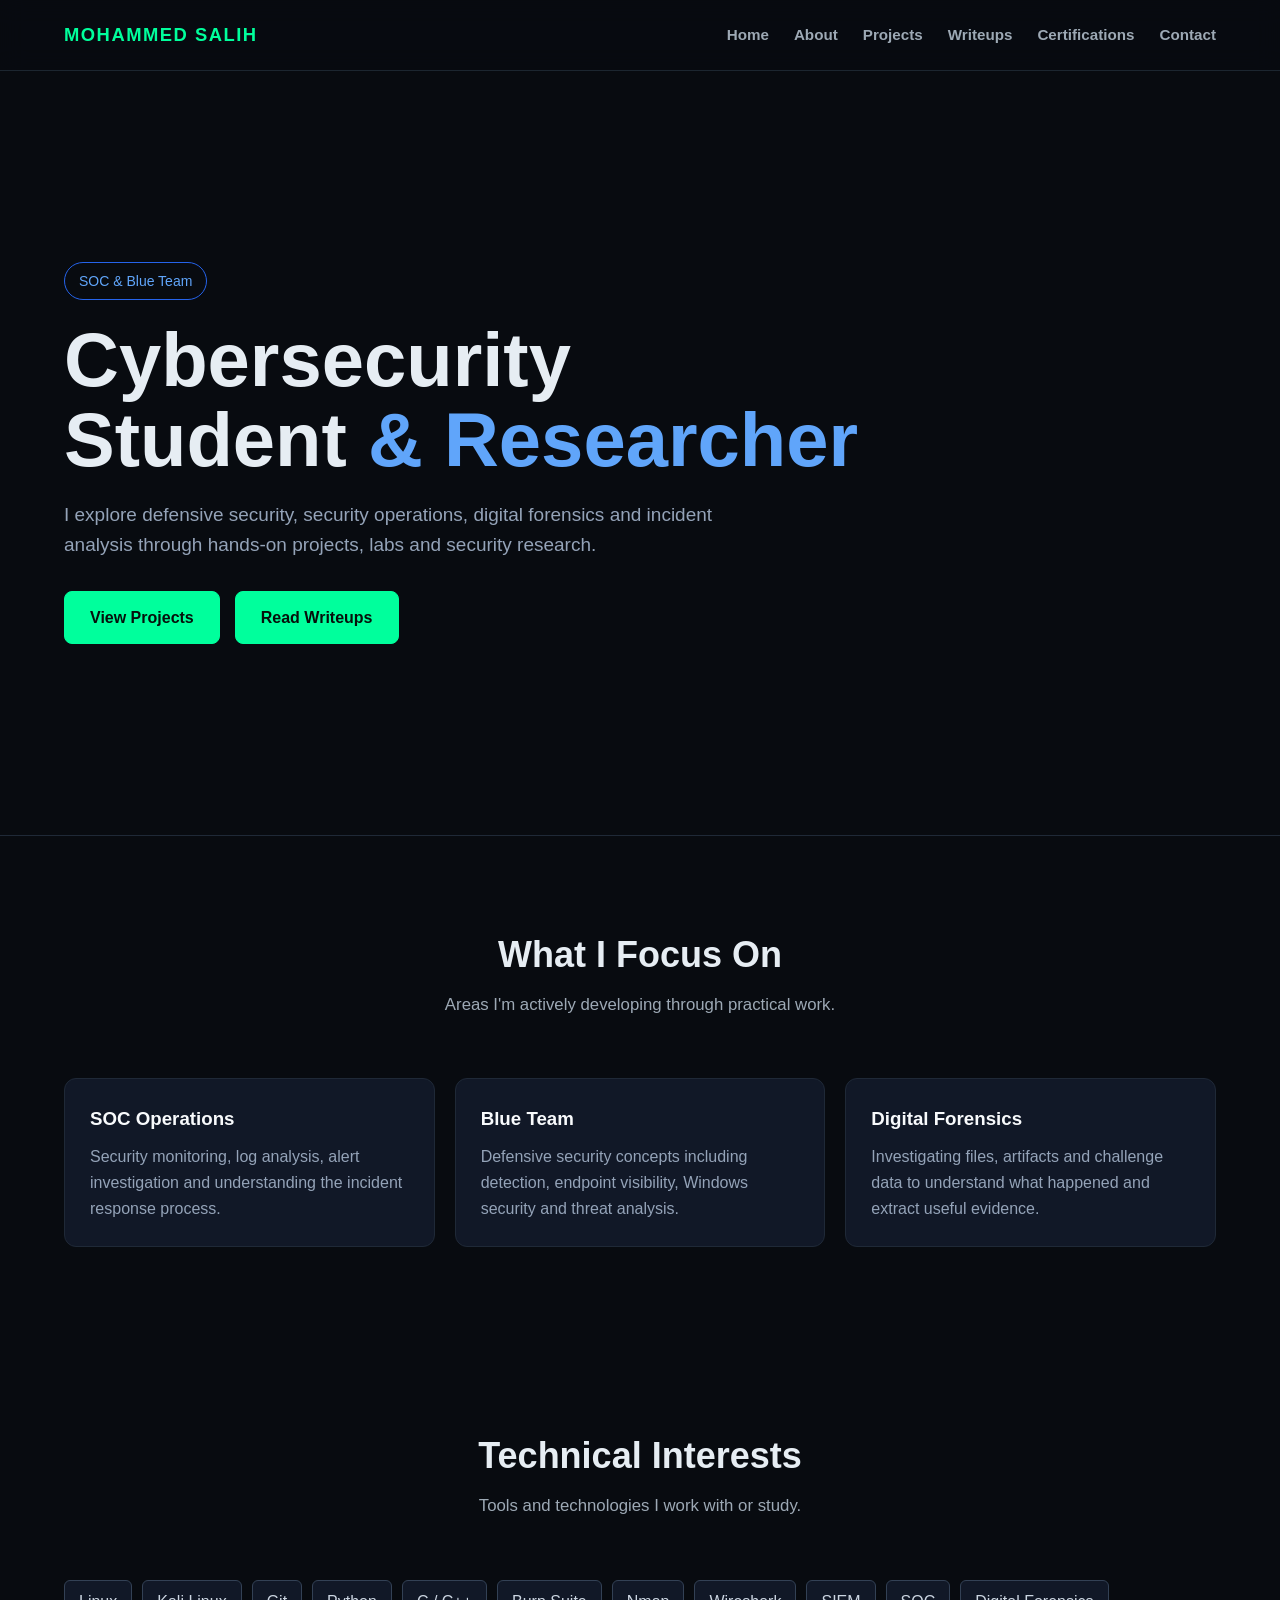
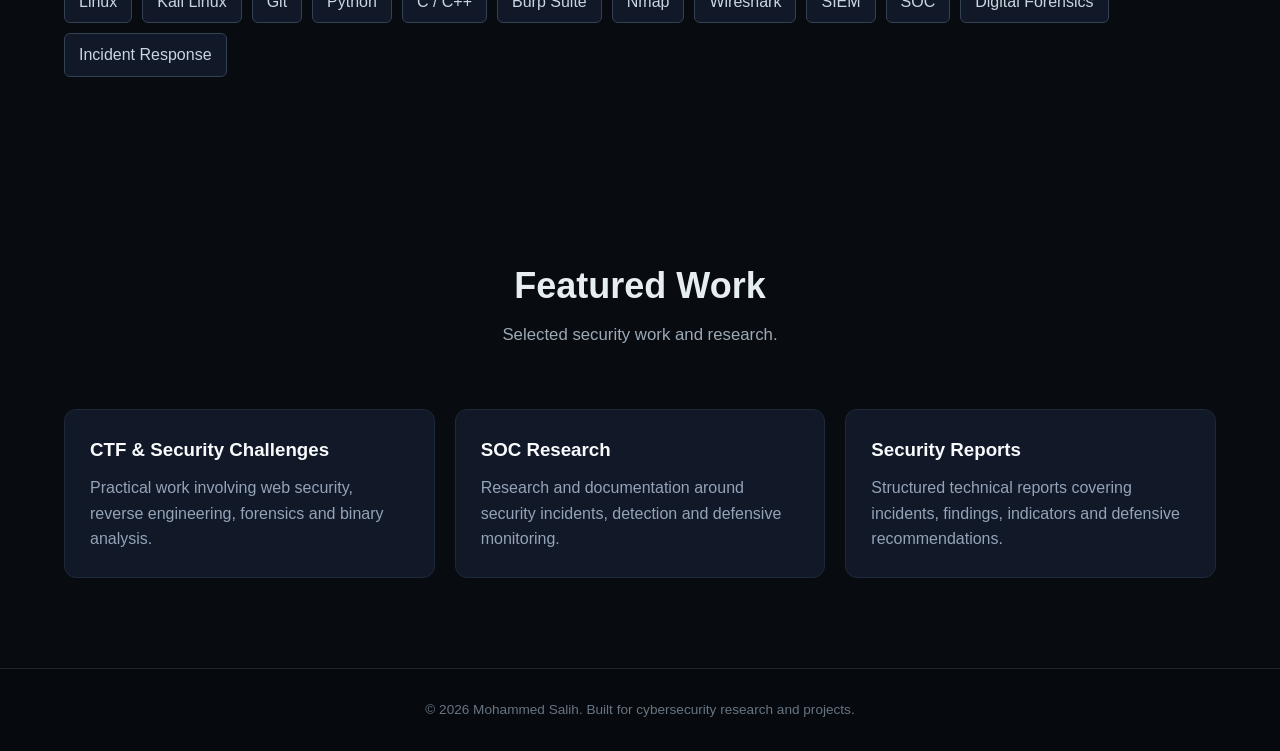
<file: index.html>
<!DOCTYPE html>
<html lang="en">
<head>
    <meta charset="UTF-8">
    <meta name="viewport" content="width=device-width, initial-scale=1.0">

    <title>Mohammed Salih | Cybersecurity Student & Researcher</title>

    <meta name="description"
          content="Cybersecurity Student & Researcher focused on SOC, Blue Team, digital forensics and security research.">

    <link rel="stylesheet" href="style.css">
</head>

<body>

<nav class="navbar">
    <div class="container nav-container">

        <a href="index.html" class="logo">MOHAMMED SALIH</a>

        <ul class="nav-links">
            <li><a href="index.html">Home</a></li>
            <li><a href="about.html">About</a></li>
            <li><a href="projects.html">Projects</a></li>
            <li><a href="writeups.html">Writeups</a></li>
            <li><a href="certifications.html">Certifications</a></li>
            <li><a href="contact.html">Contact</a></li>
        </ul>

    </div>
</nav>


<main>

<section class="hero">
    <div class="container">

        <div class="hero-content">

            <div class="tag">
                SOC & Blue Team
            </div>

            <h1>
                Cybersecurity Student
                <span>& Researcher</span>
            </h1>

            <p>
                I explore defensive security, security operations,
                digital forensics and incident analysis through
                hands-on projects, labs and security research.
            </p>

            <div class="buttons">
                <a href="projects.html" class="btn btn-primary">
                    View Projects
                </a>

                <a href="writeups.html" class="btn btn-secondary">
                    Read Writeups
                </a>
            </div>

        </div>

    </div>
</section>


<section>
    <div class="container">

        <div class="section-title">
            <h2>What I Focus On</h2>
            <p>Areas I'm actively developing through practical work.</p>
        </div>

        <div class="grid">

            <div class="card">
                <h3>SOC Operations</h3>
                <p>
                    Security monitoring, log analysis,
                    alert investigation and understanding
                    the incident response process.
                </p>
            </div>

            <div class="card">
                <h3>Blue Team</h3>
                <p>
                    Defensive security concepts including
                    detection, endpoint visibility,
                    Windows security and threat analysis.
                </p>
            </div>

            <div class="card">
                <h3>Digital Forensics</h3>
                <p>
                    Investigating files, artifacts and
                    challenge data to understand what happened
                    and extract useful evidence.
                </p>
            </div>

        </div>

    </div>
</section>


<section>
    <div class="container">

        <div class="section-title">
            <h2>Technical Interests</h2>
            <p>Tools and technologies I work with or study.</p>
        </div>

        <div class="skills">
            <span class="skill">Linux</span>
            <span class="skill">Kali Linux</span>
            <span class="skill">Git</span>
            <span class="skill">Python</span>
            <span class="skill">C / C++</span>
            <span class="skill">Burp Suite</span>
            <span class="skill">Nmap</span>
            <span class="skill">Wireshark</span>
            <span class="skill">SIEM</span>
            <span class="skill">SOC</span>
            <span class="skill">Digital Forensics</span>
            <span class="skill">Incident Response</span>
        </div>

    </div>
</section>


<section>
    <div class="container">

        <div class="section-title">
            <h2>Featured Work</h2>
            <p>Selected security work and research.</p>
        </div>

        <div class="grid">

            <div class="card">
                <h3>CTF & Security Challenges</h3>
                <p>
                    Practical work involving web security,
                    reverse engineering, forensics and
                    binary analysis.
                </p>
            </div>

            <div class="card">
                <h3>SOC Research</h3>
                <p>
                    Research and documentation around
                    security incidents, detection and
                    defensive monitoring.
                </p>
            </div>

            <div class="card">
                <h3>Security Reports</h3>
                <p>
                    Structured technical reports covering
                    incidents, findings, indicators and
                    defensive recommendations.
                </p>
            </div>

        </div>

    </div>
</section>

</main>


<footer>
    <div class="container">
        <p>
            © 2026 Mohammed Salih. Built for cybersecurity research and projects.
        </p>
    </div>
</footer>

</body>
</html>
</file>
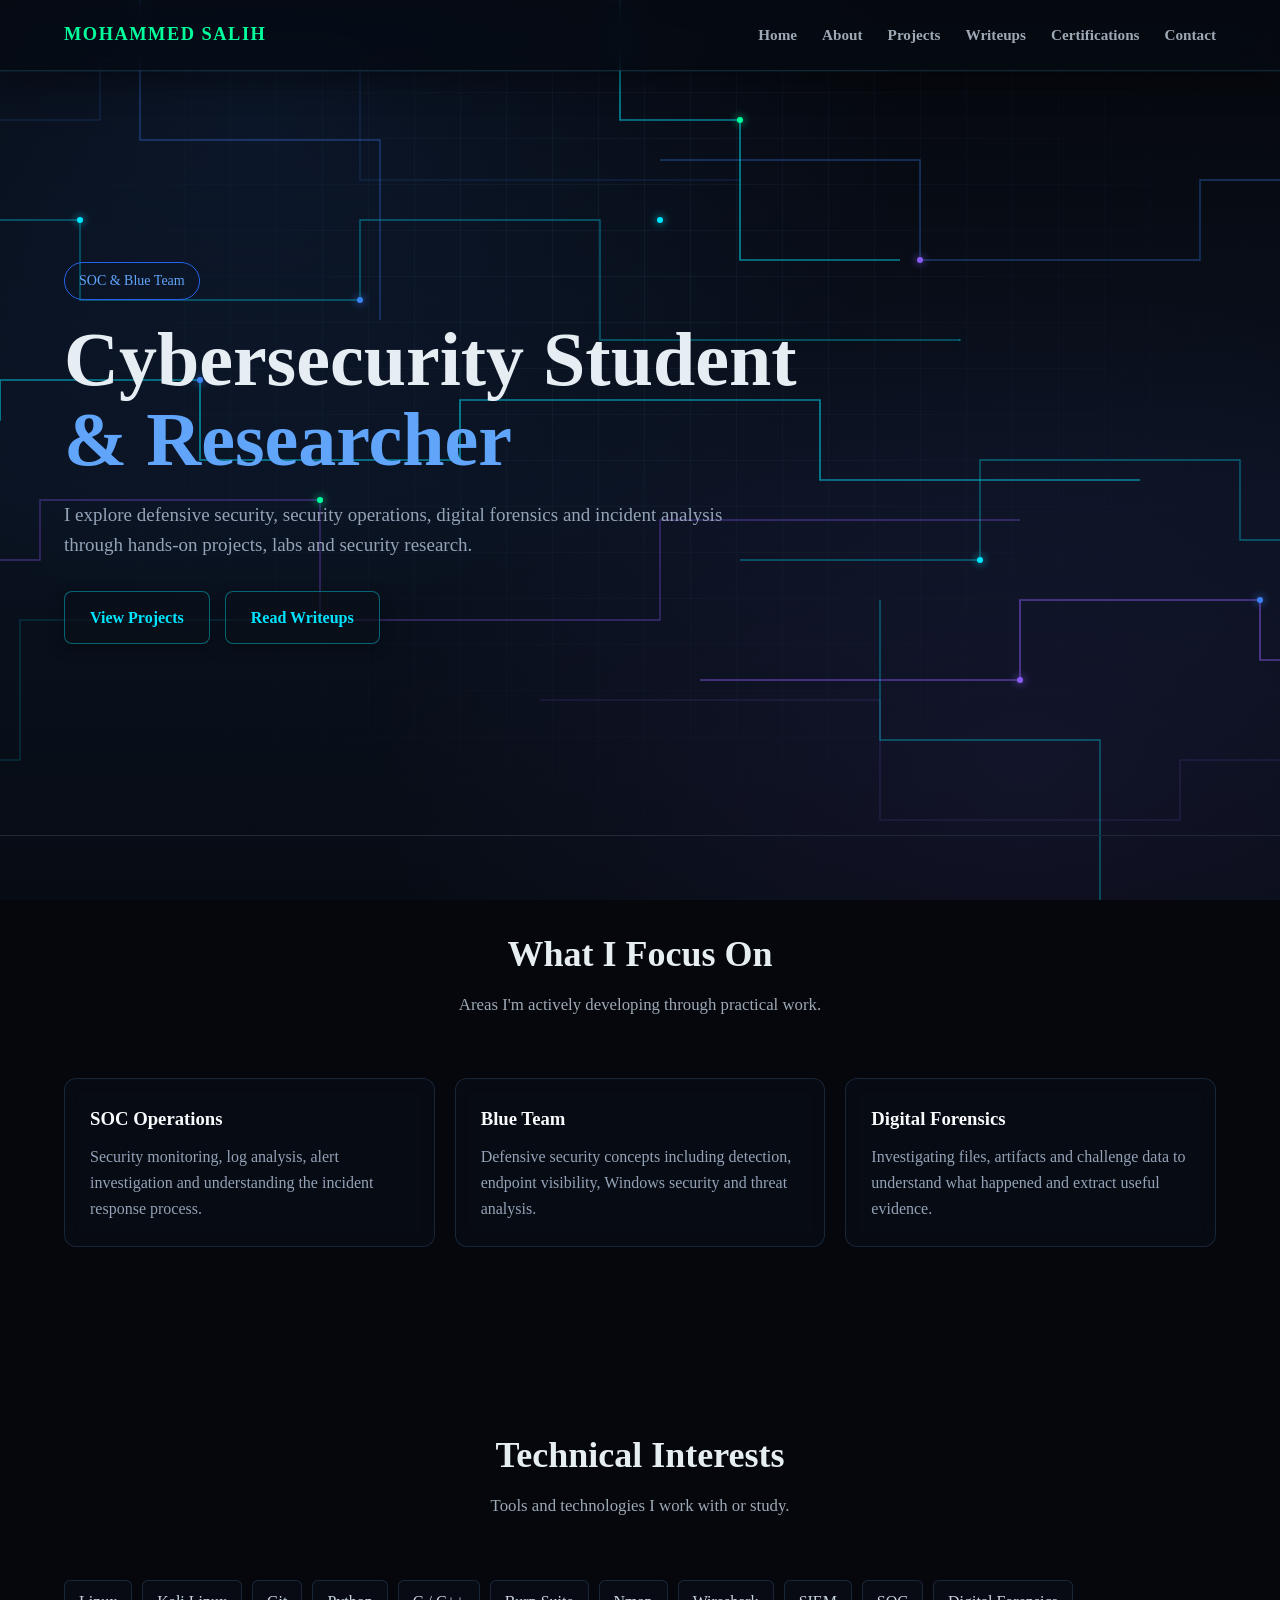
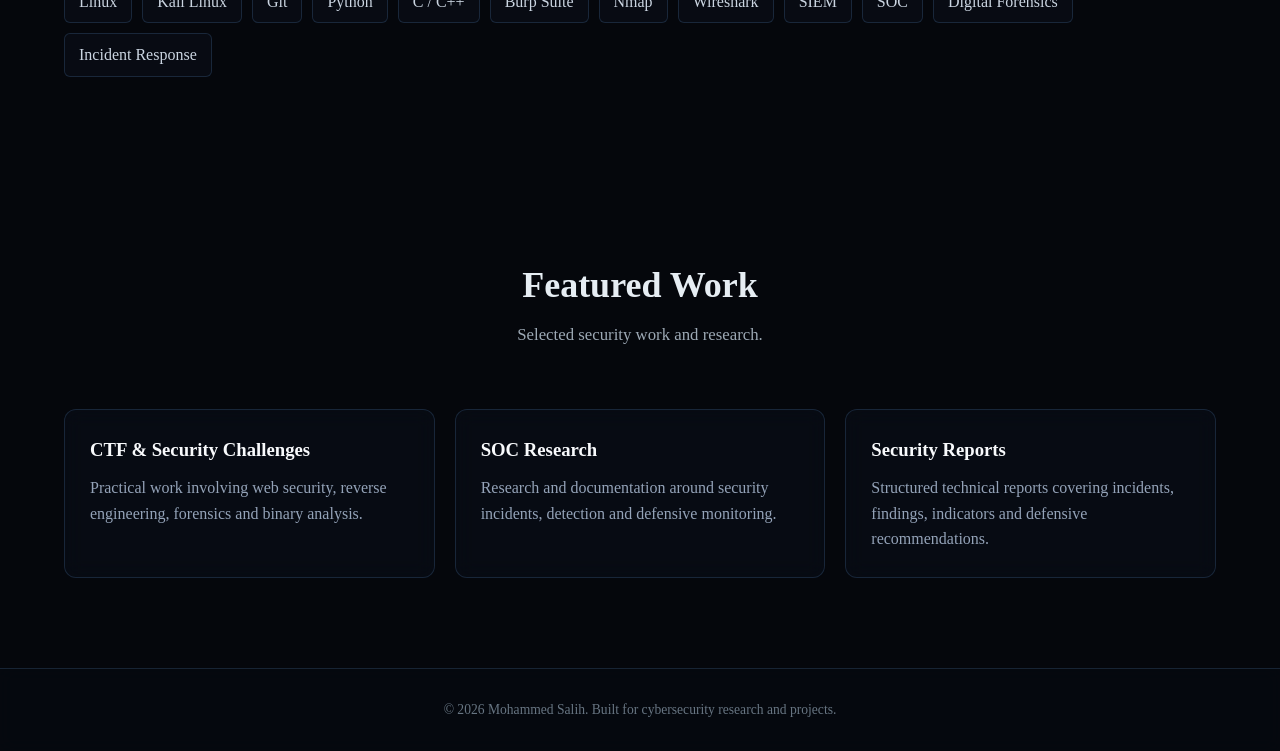
<file: public/index.html>
<!DOCTYPE html>
<html lang="en">
<head>
    <meta charset="UTF-8">
    <meta name="viewport" content="width=device-width, initial-scale=1.0">

    <title>Mohammed Salih | Cybersecurity Student & Researcher</title>

    <meta name="description"
          content="Cybersecurity Student & Researcher focused on SOC, Blue Team, digital forensics and security research.">

    <link rel="stylesheet" href="style.css">
</head>

<body>
<div class="cyber-circuit-bg" aria-hidden="true">
<svg viewBox="0 0 1600 900" preserveAspectRatio="xMidYMid slice" xmlns="http://www.w3.org/2000/svg">
    <g class="layer-back desktop-only">
        <path class="circuit-trace layer-back" d="M0,120 H260 V60 H520 V180 H900" stroke="#3b82f6"/>
        <path class="circuit-trace layer-back" d="M1600,760 H1340 V820 H1040 V700 H700" stroke="#8b5cf6"/>
        <path class="circuit-trace layer-back" d="M0,760 H180 V620 H420" stroke="#00e5ff"/>
    </g>

    <g class="layer-mid">
        <path class="circuit-trace layer-mid" d="M-20,220 H240 V300 H520 V220 H760 V340 H1120" stroke="#00e5ff"/>
        <path class="circuit-trace layer-mid" d="M1620,180 H1360 V260 H1080 V160 H820" stroke="#3b82f6"/>
        <path class="circuit-trace layer-mid" d="M-20,560 H200 V500 H480 V620 H820 V520 H1180" stroke="#8b5cf6"/>
        <path class="circuit-trace layer-mid" d="M1620,540 H1400 V460 H1140 V560 H900" stroke="#00e5ff"/>
        <path class="circuit-trace layer-mid" d="M300,-20 V140 H540 V320" stroke="#3b82f6"/>
        <path class="circuit-trace layer-mid" d="M1260,920 V740 H1040 V600" stroke="#00e5ff"/>
    </g>

    <g class="layer-front">
        <path class="circuit-trace layer-front" d="M-20,420 H160 V380 H360 V460 H620 V400 H980 V480 H1300" stroke="#00e5ff"/>
        <path class="circuit-trace layer-front" d="M1620,660 H1420 V600 H1180 V680 H860" stroke="#8b5cf6"/>
        <path class="circuit-trace layer-front" d="M780,-20 V120 H900 V260 H1060" stroke="#00e5ff"/>
    </g>

    <path class="circuit-pulse p1" d="M-20,220 H240 V300 H520 V220 H760 V340 H1120" pathLength="1000" stroke-dasharray="60 940"/>
    <path class="circuit-pulse p2" d="M1620,180 H1360 V260 H1080 V160 H820" pathLength="1000" stroke-dasharray="50 950"/>
    <path class="circuit-pulse p3" d="M-20,560 H200 V500 H480 V620 H820 V520 H1180" pathLength="1000" stroke-dasharray="45 955"/>
    <path class="circuit-pulse p4" d="M1620,540 H1400 V460 H1140 V560 H900" pathLength="1000" stroke-dasharray="55 945"/>
    <path class="circuit-pulse p5" d="M-20,420 H160 V380 H360 V460 H620 V400 H980 V480 H1300" pathLength="1000" stroke-dasharray="40 960"/>
    <path class="circuit-pulse p6" d="M1620,660 H1420 V600 H1180 V680 H860" pathLength="1000" stroke-dasharray="50 950"/>
    <path class="circuit-pulse p7" d="M780,-20 V120 H900 V260 H1060" pathLength="1000" stroke-dasharray="35 965"/>
    <path class="circuit-pulse p8" d="M300,-20 V140 H540 V320" pathLength="1000" stroke-dasharray="35 965"/>

    <g class="circuit-node n1"><circle cx="240" cy="220" r="3"/></g>
    <g class="circuit-node n2"><circle cx="520" cy="300" r="3"/></g>
    <g class="circuit-node n3"><circle cx="1080" cy="260" r="3"/></g>
    <g class="circuit-node n4"><circle cx="480" cy="500" r="3"/></g>
    <g class="circuit-node n1"><circle cx="1140" cy="560" r="3"/></g>
    <g class="circuit-node n2"><circle cx="360" cy="380" r="3"/></g>
    <g class="circuit-node n3"><circle cx="1180" cy="680" r="3"/></g>
    <g class="circuit-node n4"><circle cx="900" cy="120" r="3"/></g>
    <g class="circuit-node n1"><circle cx="820" cy="220" r="3"/></g>
    <g class="circuit-node n2"><circle cx="1420" cy="600" r="3"/></g>
</svg>
</div>

<nav class="navbar">
    <div class="container nav-container">

        <a href="index.html" class="logo">MOHAMMED SALIH</a>

        <ul class="nav-links">
            <li><a href="index.html">Home</a></li>
            <li><a href="about.html">About</a></li>
            <li><a href="projects.html">Projects</a></li>
            <li><a href="writeups.html">Writeups</a></li>
            <li><a href="certifications.html">Certifications</a></li>
            <li><a href="contact.html">Contact</a></li>
        </ul>

    </div>
</nav>


<main>

<section class="hero">
    <div class="container">

        <div class="hero-content">

            <div class="tag">
                SOC & Blue Team
            </div>

            <h1>
                Cybersecurity Student
                <span>& Researcher</span>
            </h1>

            <p>
                I explore defensive security, security operations,
                digital forensics and incident analysis through
                hands-on projects, labs and security research.
            </p>

            <div class="buttons">
                <a href="projects.html" class="btn btn-primary">
                    View Projects
                </a>

                <a href="writeups.html" class="btn btn-secondary">
                    Read Writeups
                </a>
            </div>

        </div>

    </div>
</section>


<section>
    <div class="container">

        <div class="section-title">
            <h2>What I Focus On</h2>
            <p>Areas I'm actively developing through practical work.</p>
        </div>

        <div class="grid">

            <div class="card">
                <h3>SOC Operations</h3>
                <p>
                    Security monitoring, log analysis,
                    alert investigation and understanding
                    the incident response process.
                </p>
            </div>

            <div class="card">
                <h3>Blue Team</h3>
                <p>
                    Defensive security concepts including
                    detection, endpoint visibility,
                    Windows security and threat analysis.
                </p>
            </div>

            <div class="card">
                <h3>Digital Forensics</h3>
                <p>
                    Investigating files, artifacts and
                    challenge data to understand what happened
                    and extract useful evidence.
                </p>
            </div>

        </div>

    </div>
</section>


<section>
    <div class="container">

        <div class="section-title">
            <h2>Technical Interests</h2>
            <p>Tools and technologies I work with or study.</p>
        </div>

        <div class="skills">
            <span class="skill">Linux</span>
            <span class="skill">Kali Linux</span>
            <span class="skill">Git</span>
            <span class="skill">Python</span>
            <span class="skill">C / C++</span>
            <span class="skill">Burp Suite</span>
            <span class="skill">Nmap</span>
            <span class="skill">Wireshark</span>
            <span class="skill">SIEM</span>
            <span class="skill">SOC</span>
            <span class="skill">Digital Forensics</span>
            <span class="skill">Incident Response</span>
        </div>

    </div>
</section>


<section>
    <div class="container">

        <div class="section-title">
            <h2>Featured Work</h2>
            <p>Selected security work and research.</p>
        </div>

        <div class="grid">

            <div class="card">
                <h3>CTF & Security Challenges</h3>
                <p>
                    Practical work involving web security,
                    reverse engineering, forensics and
                    binary analysis.
                </p>
            </div>

            <div class="card">
                <h3>SOC Research</h3>
                <p>
                    Research and documentation around
                    security incidents, detection and
                    defensive monitoring.
                </p>
            </div>

            <div class="card">
                <h3>Security Reports</h3>
                <p>
                    Structured technical reports covering
                    incidents, findings, indicators and
                    defensive recommendations.
                </p>
            </div>

        </div>

    </div>
</section>

</main>


<footer>
    <div class="container">
        <p>
            © 2026 Mohammed Salih. Built for cybersecurity research and projects.
        </p>
    </div>
</footer>

</body>
</html>
</file>
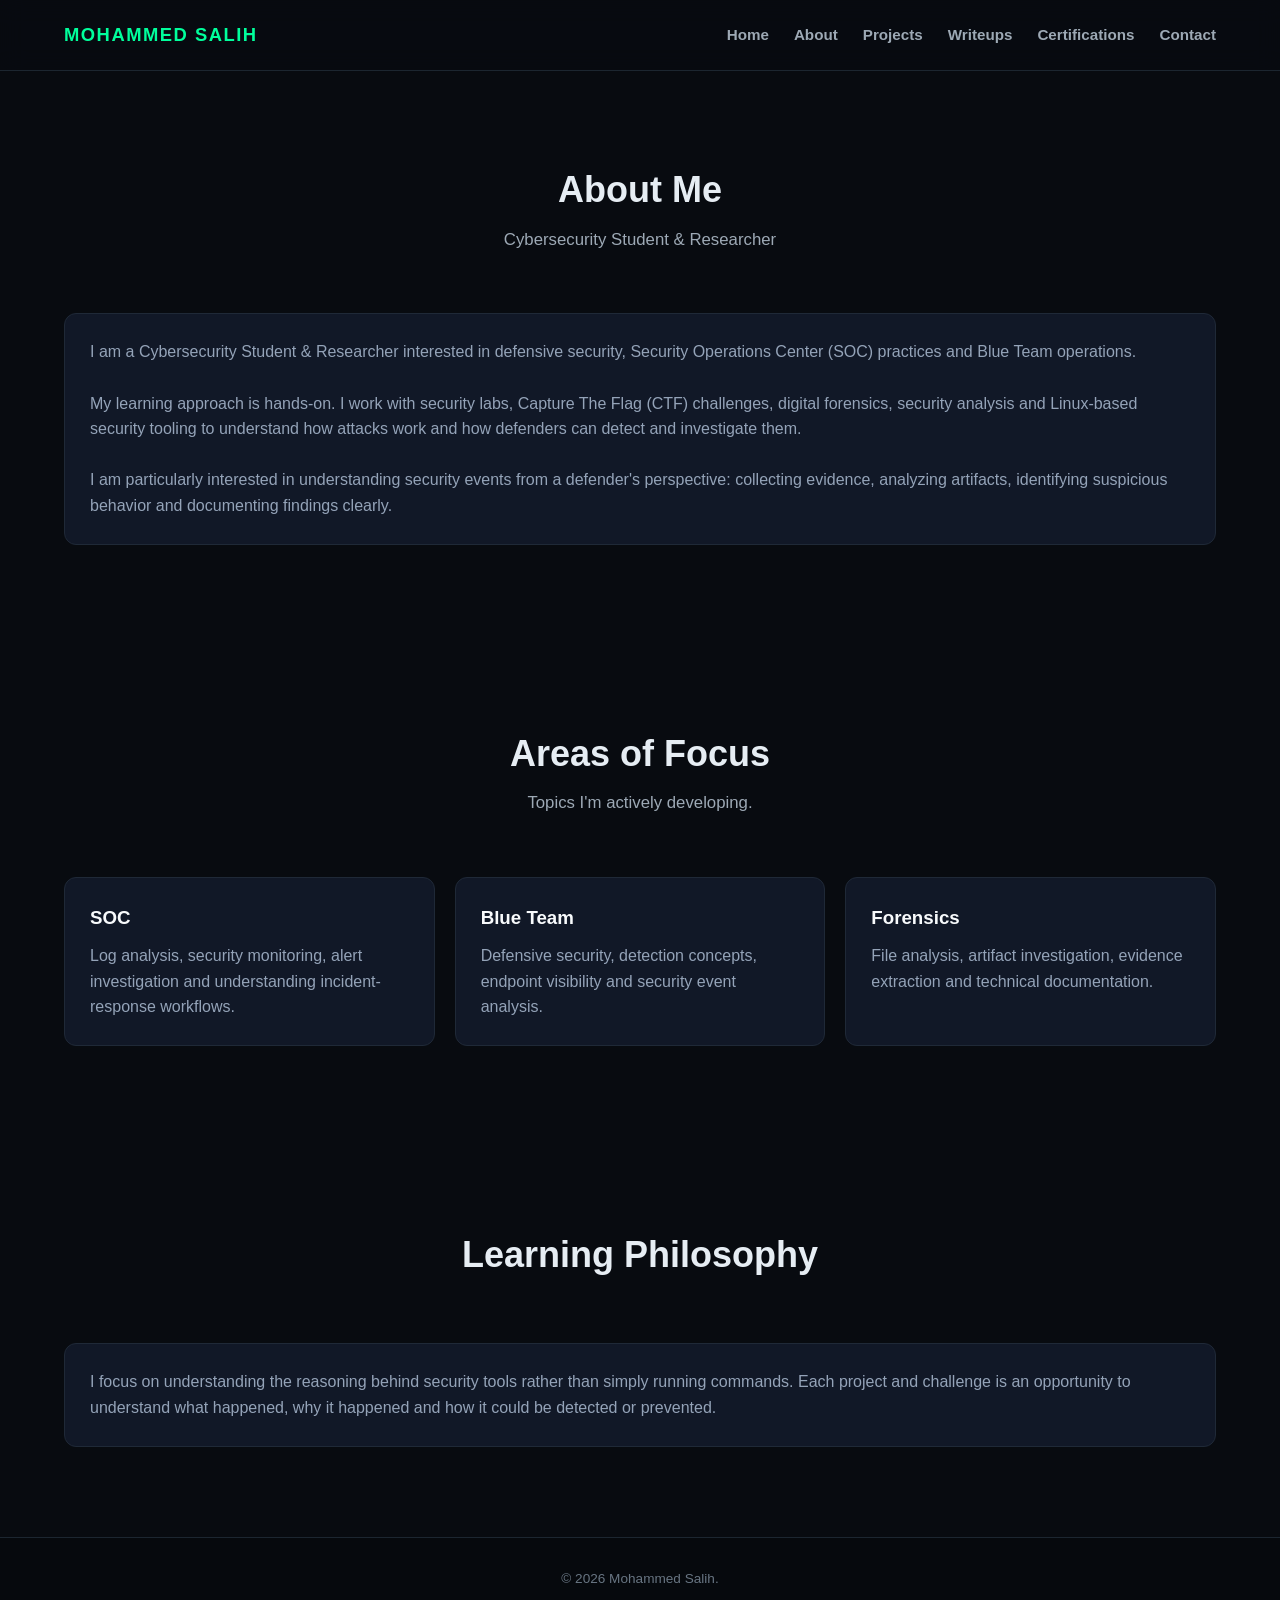
<file: about.html>
<!DOCTYPE html>
<html lang="en">
<head>
    <meta charset="UTF-8">
    <meta name="viewport" content="width=device-width, initial-scale=1.0">

    <title>About | Mohammed Salih</title>

    <meta name="description"
          content="About Mohammed Salih, a Cybersecurity Student & Researcher focused on SOC and Blue Team security.">

    <link rel="stylesheet" href="style.css">
</head>

<body>

<nav class="navbar">
    <div class="container nav-container">

        <a href="index.html" class="logo">MOHAMMED SALIH</a>

        <ul class="nav-links">
            <li><a href="index.html">Home</a></li>
            <li><a href="about.html">About</a></li>
            <li><a href="projects.html">Projects</a></li>
            <li><a href="writeups.html">Writeups</a></li>
            <li><a href="certifications.html">Certifications</a></li>
            <li><a href="contact.html">Contact</a></li>
        </ul>

    </div>
</nav>


<main>

<section>
    <div class="container">

        <div class="section-title">
            <h2>About Me</h2>
            <p>Cybersecurity Student & Researcher</p>
        </div>

        <div class="card">

            <p>
                I am a Cybersecurity Student & Researcher interested in
                defensive security, Security Operations Center (SOC)
                practices and Blue Team operations.
            </p>

            <br>

            <p>
                My learning approach is hands-on. I work with security
                labs, Capture The Flag (CTF) challenges, digital
                forensics, security analysis and Linux-based security
                tooling to understand how attacks work and how defenders
                can detect and investigate them.
            </p>

            <br>

            <p>
                I am particularly interested in understanding security
                events from a defender's perspective: collecting evidence,
                analyzing artifacts, identifying suspicious behavior and
                documenting findings clearly.
            </p>

        </div>

    </div>
</section>


<section>
    <div class="container">

        <div class="section-title">
            <h2>Areas of Focus</h2>
            <p>Topics I'm actively developing.</p>
        </div>

        <div class="grid">

            <div class="card">
                <h3>SOC</h3>
                <p>
                    Log analysis, security monitoring, alert investigation
                    and understanding incident-response workflows.
                </p>
            </div>

            <div class="card">
                <h3>Blue Team</h3>
                <p>
                    Defensive security, detection concepts, endpoint
                    visibility and security event analysis.
                </p>
            </div>

            <div class="card">
                <h3>Forensics</h3>
                <p>
                    File analysis, artifact investigation, evidence
                    extraction and technical documentation.
                </p>
            </div>

        </div>

    </div>
</section>


<section>
    <div class="container">

        <div class="section-title">
            <h2>Learning Philosophy</h2>
        </div>

        <div class="card">

            <p>
                I focus on understanding the reasoning behind security
                tools rather than simply running commands. Each project
                and challenge is an opportunity to understand what happened,
                why it happened and how it could be detected or prevented.
            </p>

        </div>

    </div>
</section>

</main>


<footer>
    <div class="container">
        <p>
            © 2026 Mohammed Salih.
        </p>
    </div>
</footer>

</body>
</html>
</file>
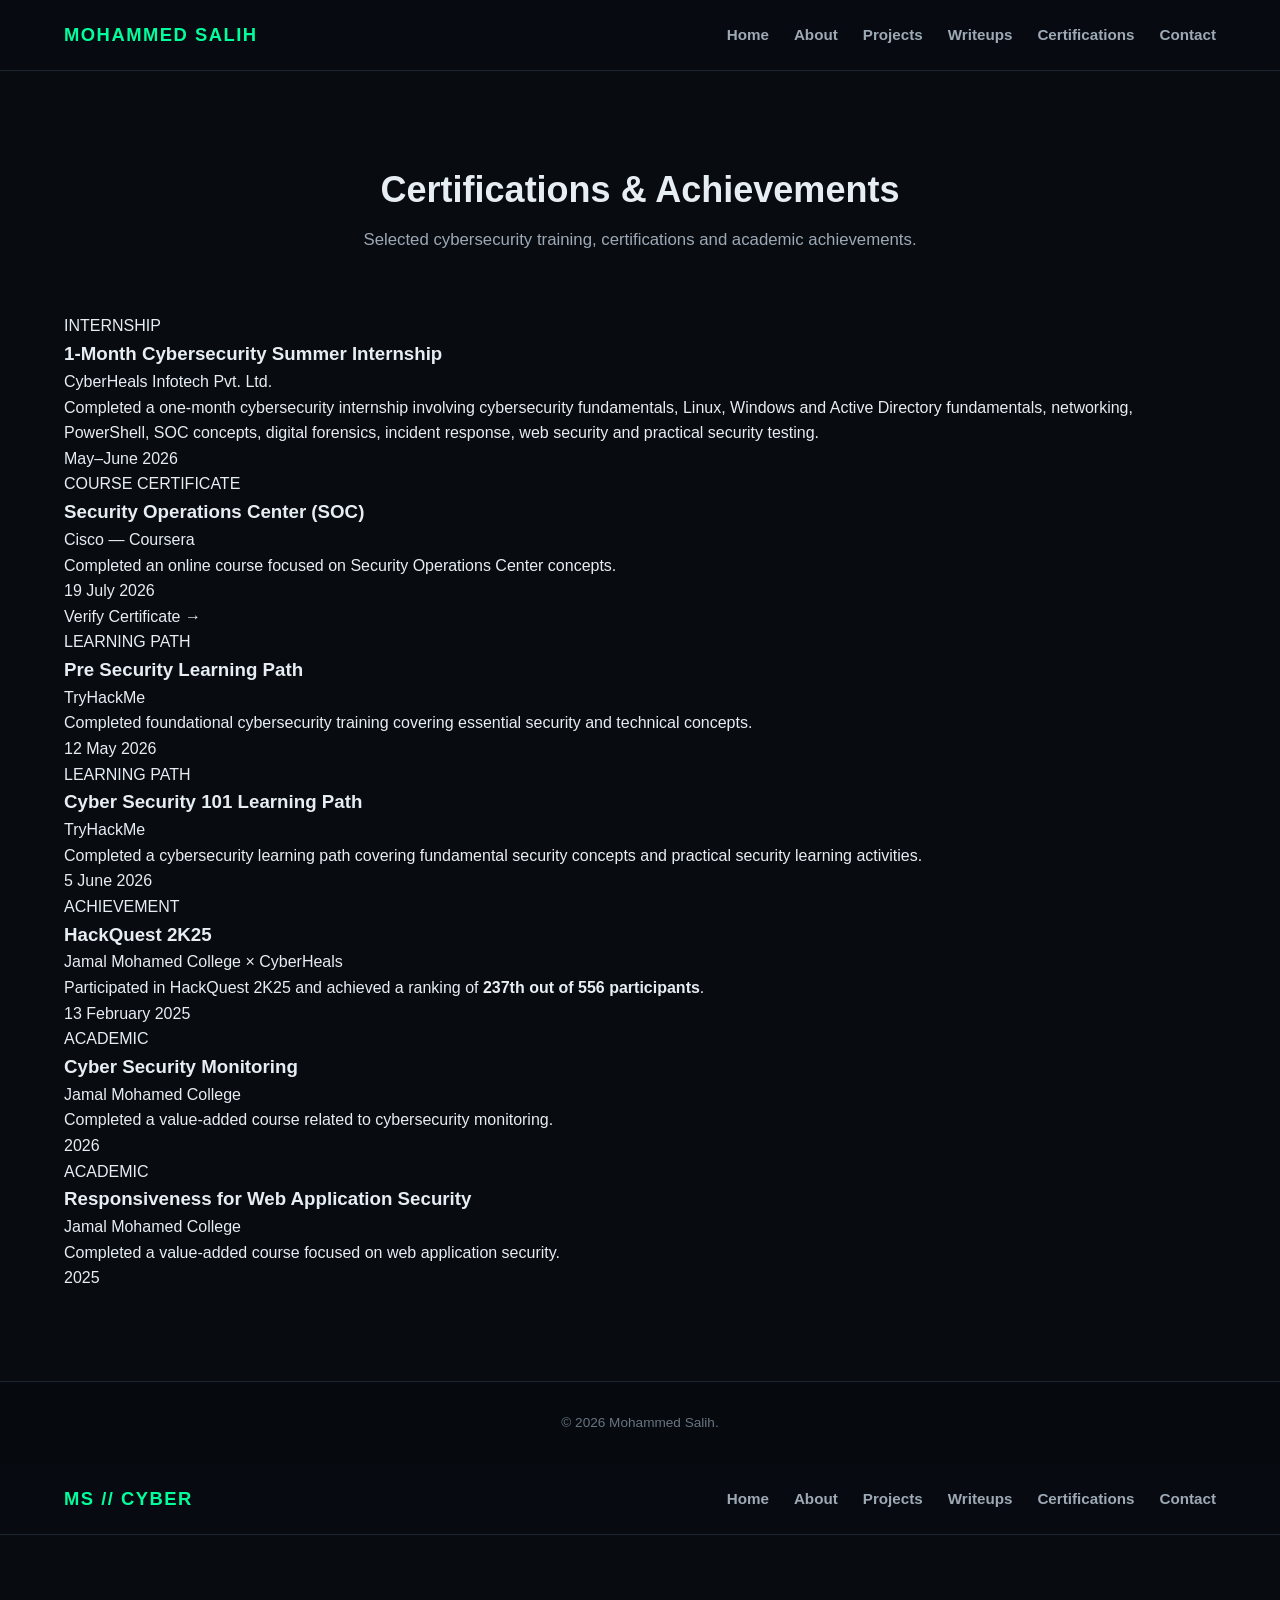
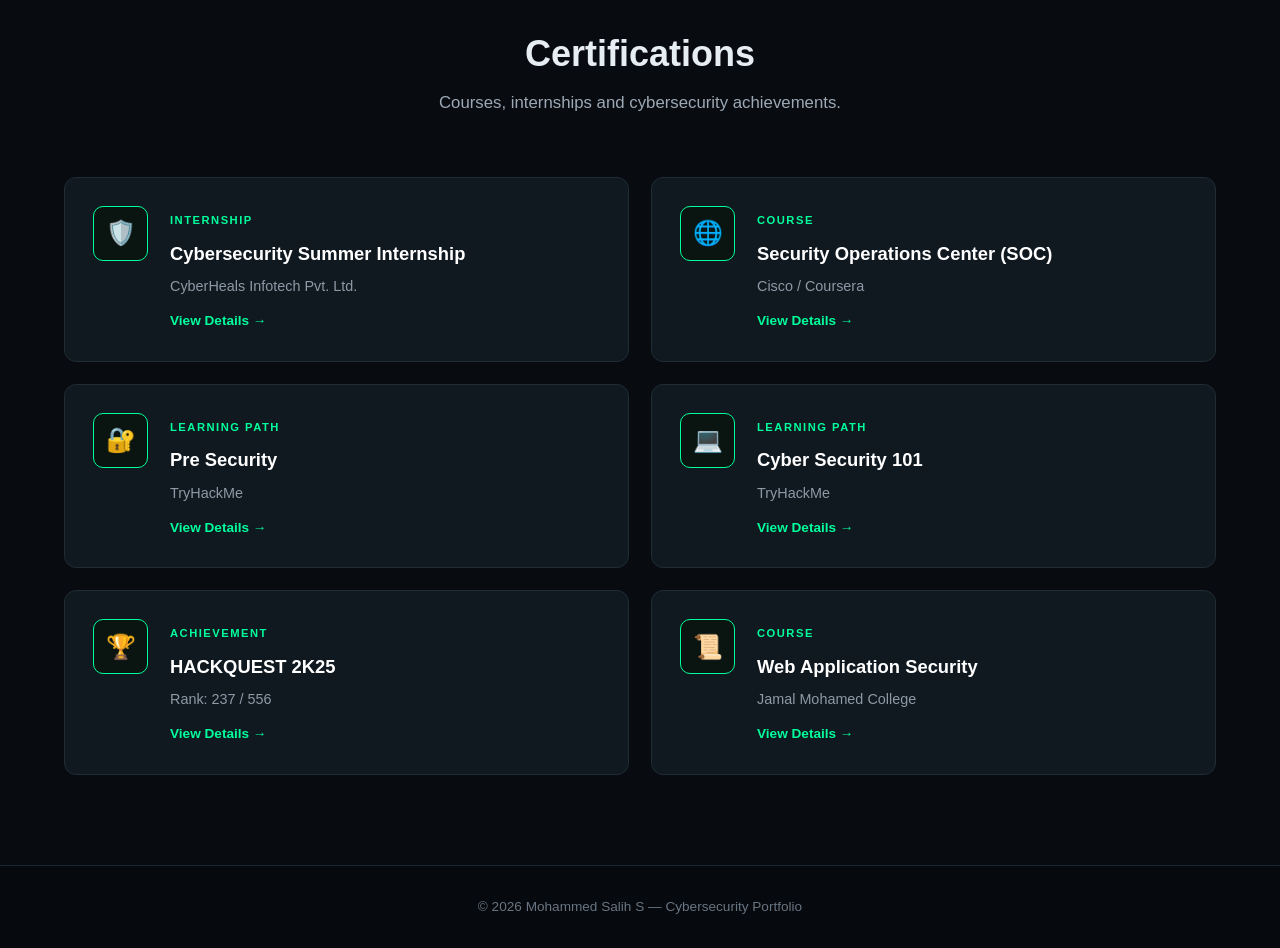
<file: certifications.html>
<!DOCTYPE html>
<html lang="en">
<head>
    <meta charset="UTF-8">
    <meta name="viewport" content="width=device-width, initial-scale=1.0">

    <title>Certifications | Mohammed Salih</title>

    <meta name="description"
          content="Cybersecurity certifications, training and achievements of Mohammed Salih.">

    <link rel="stylesheet" href="style.css">
</head>

<body>

<nav class="navbar">
    <div class="container nav-container">

        <a href="index.html" class="logo">MOHAMMED SALIH</a>

        <ul class="nav-links">
            <li><a href="index.html">Home</a></li>
            <li><a href="about.html">About</a></li>
            <li><a href="projects.html">Projects</a></li>
            <li><a href="writeups.html">Writeups</a></li>
            <li><a href="certifications.html">Certifications</a></li>
            <li><a href="contact.html">Contact</a></li>
        </ul>

    </div>
</nav>


<main>

<section>
    <div class="container">

        <div class="section-title">
            <h2>Certifications & Achievements</h2>
            <p>
                Selected cybersecurity training, certifications and
                academic achievements.
            </p>
        </div>


        <div class="cert-grid">


            <!-- CyberHeals Internship -->

            <article class="cert-card">

                <div class="cert-content">

                    <span class="cert-type">INTERNSHIP</span>

                    <h3>
                        1-Month Cybersecurity Summer Internship
                    </h3>

                    <p class="issuer">
                        CyberHeals Infotech Pvt. Ltd.
                    </p>

                    <p>
                        Completed a one-month cybersecurity internship
                        involving cybersecurity fundamentals, Linux,
                        Windows and Active Directory fundamentals,
                        networking, PowerShell, SOC concepts, digital
                        forensics, incident response, web security and
                        practical security testing.
                    </p>

                    <div class="cert-meta">
                        <span>May–June 2026</span>
                    </div>

                </div>

            </article>


            <!-- Cisco SOC -->

            <article class="cert-card">

                <div class="cert-content">

                    <span class="cert-type">COURSE CERTIFICATE</span>

                    <h3>
                        Security Operations Center (SOC)
                    </h3>

                    <p class="issuer">
                        Cisco — Coursera
                    </p>

                    <p>
                        Completed an online course focused on
                        Security Operations Center concepts.
                    </p>

                    <div class="cert-meta">
                        <span>19 July 2026</span>
                    </div>

                    <a
                        href="https://coursera.org/verify/T7C?H2OMRMLN"
                        target="_blank"
                        rel="noopener noreferrer"
                        class="cert-link">
                        Verify Certificate →
                    </a>

                </div>

            </article>


            <!-- TryHackMe Pre Security -->

            <article class="cert-card">

                <div class="cert-content">

                    <span class="cert-type">LEARNING PATH</span>

                    <h3>
                        Pre Security Learning Path
                    </h3>

                    <p class="issuer">
                        TryHackMe
                    </p>

                    <p>
                        Completed foundational cybersecurity training
                        covering essential security and technical concepts.
                    </p>

                    <div class="cert-meta">
                        <span>12 May 2026</span>
                    </div>

                </div>

            </article>


            <!-- TryHackMe Cyber Security 101 -->

            <article class="cert-card">

                <div class="cert-content">

                    <span class="cert-type">LEARNING PATH</span>

                    <h3>
                        Cyber Security 101 Learning Path
                    </h3>

                    <p class="issuer">
                        TryHackMe
                    </p>

                    <p>
                        Completed a cybersecurity learning path covering
                        fundamental security concepts and practical
                        security learning activities.
                    </p>

                    <div class="cert-meta">
                        <span>5 June 2026</span>
                    </div>

                </div>

            </article>


            <!-- HackQuest -->

            <article class="cert-card">

                <div class="cert-content">

                    <span class="cert-type">ACHIEVEMENT</span>

                    <h3>
                        HackQuest 2K25
                    </h3>

                    <p class="issuer">
                        Jamal Mohamed College × CyberHeals
                    </p>

                    <p>
                        Participated in HackQuest 2K25 and achieved a
                        ranking of <strong>237th out of 556 participants</strong>.
                    </p>

                    <div class="cert-meta">
                        <span>13 February 2025</span>
                    </div>

                </div>

            </article>


            <!-- Academic Course -->

            <article class="cert-card">

                <div class="cert-content">

                    <span class="cert-type">ACADEMIC</span>

                    <h3>
                        Cyber Security Monitoring
                    </h3>

                    <p class="issuer">
                        Jamal Mohamed College
                    </p>

                    <p>
                        Completed a value-added course related to
                        cybersecurity monitoring.
                    </p>

                    <div class="cert-meta">
                        <span>2026</span>
                    </div>

                </div>

            </article>


            <!-- Web Application Security -->

            <article class="cert-card">

                <div class="cert-content">

                    <span class="cert-type">ACADEMIC</span>

                    <h3>
                        Responsiveness for Web Application Security
                    </h3>

                    <p class="issuer">
                        Jamal Mohamed College
                    </p>

                    <p>
                        Completed a value-added course focused on
                        web application security.
                    </p>

                    <div class="cert-meta">
                        <span>2025</span>
                    </div>

                </div>

            </article>


        </div>

    </div>
</section>

</main>


<footer>
    <div class="container">
        <p>© 2026 Mohammed Salih.</p>
    </div>
</footer>

</body>
</html>
<!DOCTYPE html>
<html lang="en">
<head>
    <meta charset="UTF-8">
    <meta name="viewport" content="width=device-width, initial-scale=1.0">

    <title>Certifications | Mohammed Salih S</title>

    <link rel="stylesheet" href="style.css">
</head>

<body>

<nav class="navbar">
    <div class="container nav-container">

        <a href="index.html" class="logo">
            MS // CYBER
        </a>

        <ul class="nav-links">
            <li><a href="index.html">Home</a></li>
            <li><a href="about.html">About</a></li>
            <li><a href="projects.html">Projects</a></li>
            <li><a href="writeups.html">Writeups</a></li>
            <li><a href="certifications.html">Certifications</a></li>
            <li><a href="contact.html">Contact</a></li>
        </ul>

    </div>
</nav>


<section>

    <div class="container">

        <div class="section-title">
            <h2>Certifications</h2>
            <p>Courses, internships and cybersecurity achievements.</p>
        </div>


        <div class="cert-box-grid">


            <!-- CYBERHEALS INTERNSHIP -->

            <div class="certificate-box"
                 onclick="openCertificate('cyberheals')">

                <div class="certificate-icon">
                    🛡️
                </div>

                <div>
                    <span class="certificate-category">
                        INTERNSHIP
                    </span>

                    <h3>
                        Cybersecurity Summer Internship
                    </h3>

                    <p>
                        CyberHeals Infotech Pvt. Ltd.
                    </p>

                    <span class="view-details">
                        View Details →
                    </span>
                </div>

            </div>


            <!-- CISCO SOC -->

            <div class="certificate-box"
                 onclick="openCertificate('cisco')">

                <div class="certificate-icon">
                    🌐
                </div>

                <div>
                    <span class="certificate-category">
                        COURSE
                    </span>

                    <h3>
                        Security Operations Center (SOC)
                    </h3>

                    <p>
                        Cisco / Coursera
                    </p>

                    <span class="view-details">
                        View Details →
                    </span>
                </div>

            </div>


            <!-- TRYHACKME PRE SECURITY -->

            <div class="certificate-box"
                 onclick="openCertificate('presecurity')">

                <div class="certificate-icon">
                    🔐
                </div>

                <div>
                    <span class="certificate-category">
                        LEARNING PATH
                    </span>

                    <h3>
                        Pre Security
                    </h3>

                    <p>
                        TryHackMe
                    </p>

                    <span class="view-details">
                        View Details →
                    </span>
                </div>

            </div>


            <!-- TRYHACKME CYBER SECURITY 101 -->

            <div class="certificate-box"
                 onclick="openCertificate('cyber101')">

                <div class="certificate-icon">
                    💻
                </div>

                <div>
                    <span class="certificate-category">
                        LEARNING PATH
                    </span>

                    <h3>
                        Cyber Security 101
                    </h3>

                    <p>
                        TryHackMe
                    </p>

                    <span class="view-details">
                        View Details →
                    </span>
                </div>

            </div>


            <!-- HACKQUEST -->

            <div class="certificate-box"
                 onclick="openCertificate('hackquest')">

                <div class="certificate-icon">
                    🏆
                </div>

                <div>
                    <span class="certificate-category">
                        ACHIEVEMENT
                    </span>

                    <h3>
                        HACKQUEST 2K25
                    </h3>

                    <p>
                        Rank: 237 / 556
                    </p>

                    <span class="view-details">
                        View Details →
                    </span>
                </div>

            </div>


            <!-- COURSE CERTIFICATE -->

            <div class="certificate-box"
                 onclick="openCertificate('course')">

                <div class="certificate-icon">
                    📜
                </div>

                <div>
                    <span class="certificate-category">
                        COURSE
                    </span>

                    <h3>
                        Web Application Security
                    </h3>

                    <p>
                        Jamal Mohamed College
                    </p>

                    <span class="view-details">
                        View Details →
                    </span>
                </div>

            </div>


        </div>

    </div>

</section>



<!-- =========================
     MODALS
========================= -->


<div id="cyberheals" class="certificate-modal">

    <div class="certificate-modal-content">

        <button class="close-button"
                onclick="closeCertificate('cyberheals')">
            ×
        </button>

        <h2>Cybersecurity Summer Internship</h2>

        <p class="modal-issuer">
            CyberHeals Infotech Pvt. Ltd.
        </p>

        <p>
            Completed a one-month Cybersecurity Summer Internship
            from 6 May to 6 June 2026.
        </p>

        <h4>Areas Covered</h4>

        <ul>
            <li>Cybersecurity fundamentals</li>
            <li>Linux and Windows fundamentals</li>
            <li>Active Directory fundamentals</li>
            <li>Networking and secure protocols</li>
            <li>SOC and incident response</li>
            <li>Digital forensics</li>
            <li>Web security</li>
            <li>OWASP Top 10</li>
            <li>Penetration testing</li>
        </ul>

        <p class="modal-date">
            Completed: June 2026
        </p>

    </div>

</div>



<div id="cisco" class="certificate-modal">

    <div class="certificate-modal-content">

        <button class="close-button"
                onclick="closeCertificate('cisco')">
            ×
        </button>

        <h2>Security Operations Center (SOC)</h2>

        <p class="modal-issuer">
            Cisco / Coursera
        </p>

        <p>
            Successfully completed the Security Operations Center
            course authorized by Cisco Learning and Certifications.
        </p>

        <p class="modal-date">
            Completed: July 19, 2026
        </p>

    </div>

</div>



<div id="presecurity" class="certificate-modal">

    <div class="certificate-modal-content">

        <button class="close-button"
                onclick="closeCertificate('presecurity')">
            ×
        </button>

        <h2>Pre Security Learning Path</h2>

        <p class="modal-issuer">
            TryHackMe
        </p>

        <p>
            Completed the Pre Security Learning Path covering
            foundational cybersecurity concepts.
        </p>

        <p class="modal-date">
            Completed: 12 May 2026
        </p>

        <p>
            Course duration: 19 hours 10 minutes
        </p>

    </div>

</div>



<div id="cyber101" class="certificate-modal">

    <div class="certificate-modal-content">

        <button class="close-button"
                onclick="closeCertificate('cyber101')">
            ×
        </button>

        <h2>Cyber Security 101</h2>

        <p class="modal-issuer">
            TryHackMe
        </p>

        <p>
            Completed the Cyber Security 101 Learning Path,
            covering fundamental cybersecurity concepts and
            practical security skills.
        </p>

        <p class="modal-date">
            Completed: 5 June 2026
        </p>

        <p>
            Course duration: 45 hours 23 minutes
        </p>

    </div>

</div>



<div id="hackquest" class="certificate-modal">

    <div class="certificate-modal-content">

        <button class="close-button"
                onclick="closeCertificate('hackquest')">
            ×
        </button>

        <h2>HACKQUEST 2K25</h2>

        <p class="modal-issuer">
            Jamal Mohamed College × CyberHeals
        </p>

        <p>
            Certificate of appreciation for participation in
            HACKQUEST 2K25.
        </p>

        <h3>
            Rank: 237 / 556
        </h3>

        <p class="modal-date">
            13 February 2025
        </p>

    </div>

</div>



<div id="course" class="certificate-modal">

    <div class="certificate-modal-content">

        <button class="close-button"
                onclick="closeCertificate('course')">
            ×
        </button>

        <h2>Web Application Security</h2>

        <p class="modal-issuer">
            Jamal Mohamed College
        </p>

        <p>
            Value Added Course focused on web application
            security and related cybersecurity concepts.
        </p>

        <p class="modal-date">
            June 2025
        </p>

    </div>

</div>



<footer>
    <p>© 2026 Mohammed Salih S — Cybersecurity Portfolio</p>
</footer>


<script src="certifications.js"></script>

</body>
</html>
</file>
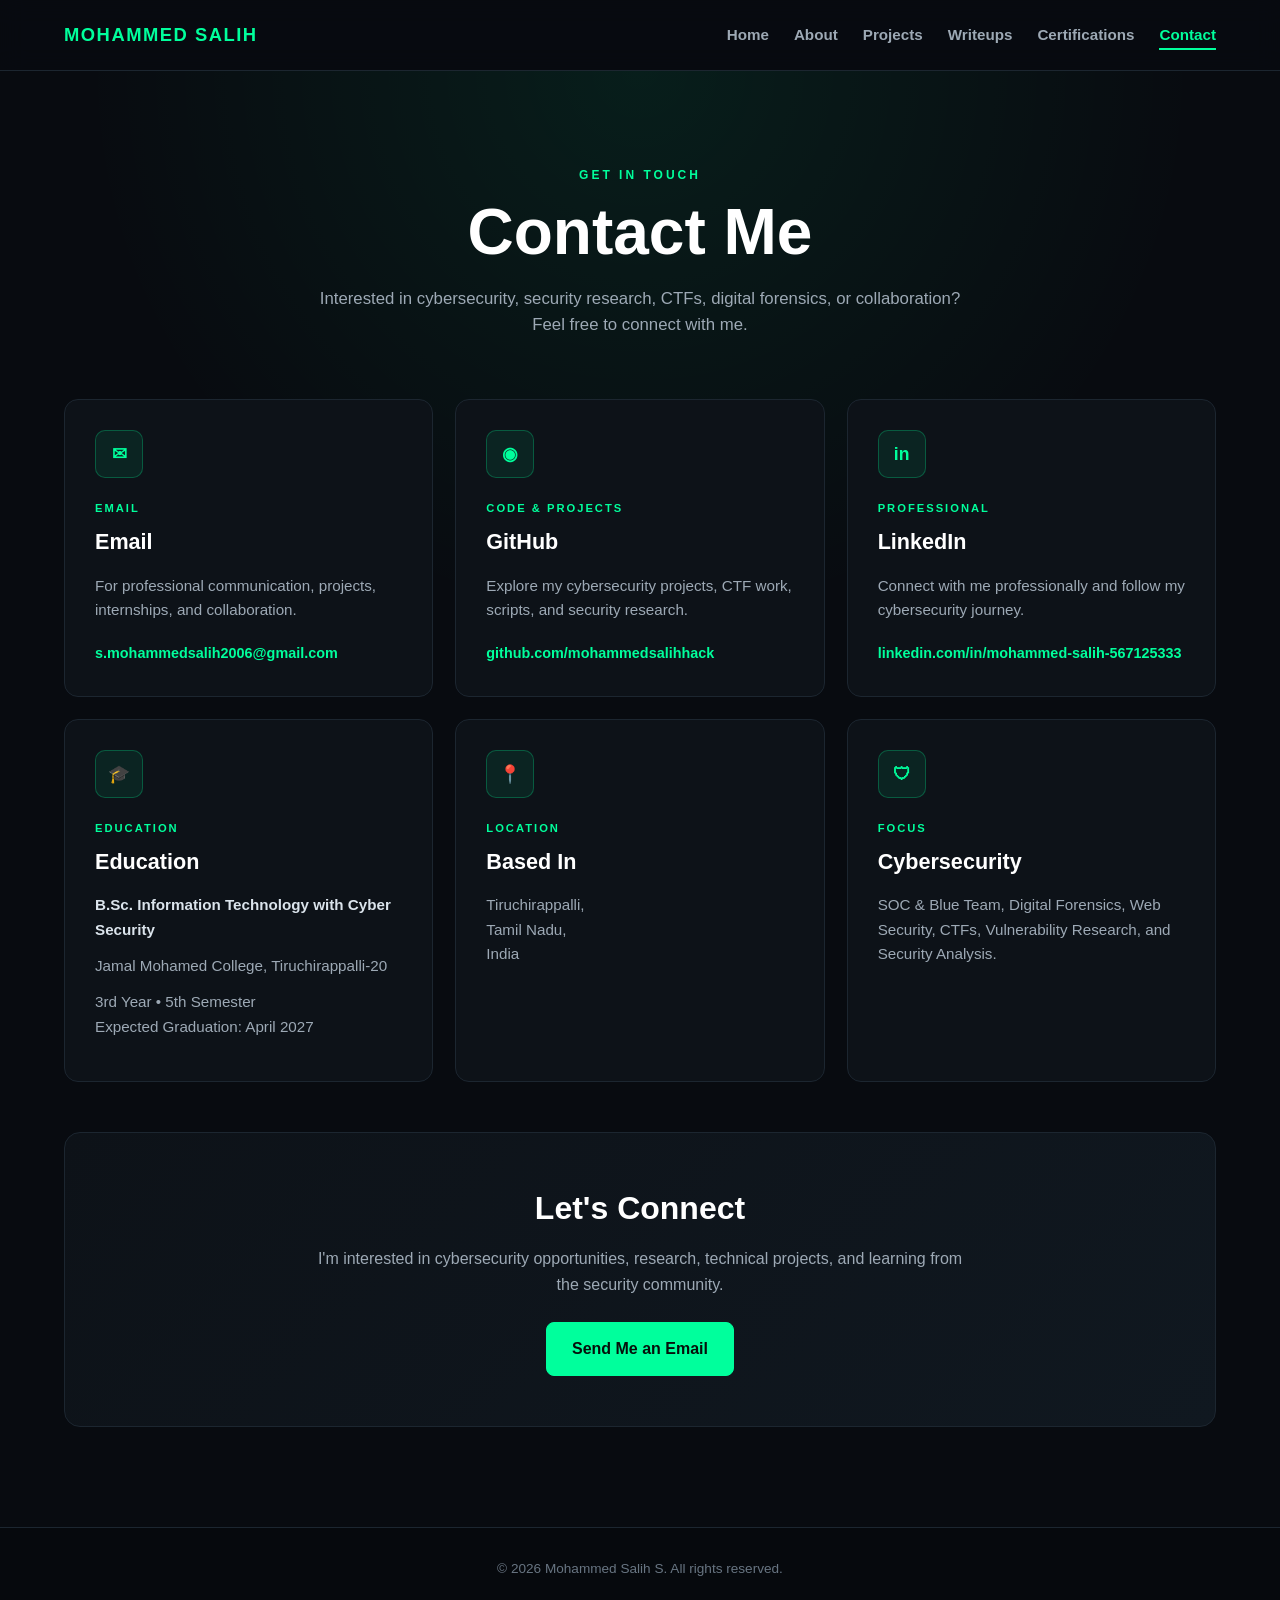
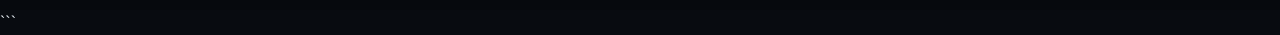
<file: contact.html>
<!DOCTYPE html>
<html lang="en">

<head>
    <meta charset="UTF-8">
    <meta name="viewport" content="width=device-width, initial-scale=1.0">

    <title>Contact | Mohammed Salih</title>

    <meta name="description"
        content="Contact Mohammed Salih, B.Sc. Information Technology with Cyber Security student at Jamal Mohamed College, Tiruchirappalli.">

    <link rel="stylesheet" href="style.css">
</head>

<body>

    <!-- Navigation -->
    <nav class="navbar">
        <div class="container nav-container">

            <a href="index.html" class="logo">
                MOHAMMED SALIH
            </a>

            <ul class="nav-links">
                <li><a href="index.html">Home</a></li>
                <li><a href="about.html">About</a></li>
                <li><a href="projects.html">Projects</a></li>
                <li><a href="writeups.html">Writeups</a></li>
                <li><a href="certifications.html">Certifications</a></li>
                <li><a href="contact.html" class="active">Contact</a></li>
            </ul>

        </div>
    </nav>


    <!-- Main Content -->
    <main>

        <section class="contact-section">

            <div class="container">

                <!-- Section Title -->
                <div class="section-title">

                    <span class="section-tag">
                        GET IN TOUCH
                    </span>

                    <h1>
                        Contact Me
                    </h1>

                    <p>
                        Interested in cybersecurity, security research,
                        CTFs, digital forensics, or collaboration?
                        Feel free to connect with me.
                    </p>

                </div>


                <!-- Contact Cards -->
                <div class="contact-grid">


                    <!-- Email -->
                    <div class="contact-card">

                        <div class="contact-icon">
                            ✉
                        </div>

                        <span class="contact-label">
                            EMAIL
                        </span>

                        <h2>
                            Email
                        </h2>

                        <p>
                            For professional communication,
                            projects, internships, and collaboration.
                        </p>

                        <a href="mailto:s.mohammedsalih2006@gmail.com"
                            class="contact-link">

                            s.mohammedsalih2006@gmail.com

                        </a>

                    </div>


                    <!-- GitHub -->
                    <div class="contact-card">

                        <div class="contact-icon">
                            ◉
                        </div>

                        <span class="contact-label">
                            CODE &amp; PROJECTS
                        </span>

                        <h2>
                            GitHub
                        </h2>

                        <p>
                            Explore my cybersecurity projects,
                            CTF work, scripts, and security research.
                        </p>

                        <a href="https://github.com/mohammedsalihhack"
                            target="_blank"
                            rel="noopener noreferrer"
                            class="contact-link">

                            github.com/mohammedsalihhack

                        </a>

                    </div>


                    <!-- LinkedIn -->
                    <div class="contact-card">

                        <div class="contact-icon">
                            in
                        </div>

                        <span class="contact-label">
                            PROFESSIONAL
                        </span>

                        <h2>
                            LinkedIn
                        </h2>

                        <p>
                            Connect with me professionally and
                            follow my cybersecurity journey.
                        </p>

                        <a href="https://www.linkedin.com/in/mohammed-salih-567125333"
                            target="_blank"
                            rel="noopener noreferrer"
                            class="contact-link">

                            linkedin.com/in/mohammed-salih-567125333

                        </a>

                    </div>


                    <!-- Education -->
                    <div class="contact-card">

                        <div class="contact-icon">
                            🎓
                        </div>

                        <span class="contact-label">
                            EDUCATION
                        </span>

                        <h2>
                            Education
                        </h2>

                        <p>
                            <strong>
                                B.Sc. Information Technology
                                with Cyber Security
                            </strong>
                        </p>

                        <p>
                            Jamal Mohamed College,
                            Tiruchirappalli-20
                        </p>

                        <p>
                            3rd Year • 5th Semester<br>
                            Expected Graduation: April 2027
                        </p>

                    </div>


                    <!-- Location -->
                    <div class="contact-card">

                        <div class="contact-icon">
                            📍
                        </div>

                        <span class="contact-label">
                            LOCATION
                        </span>

                        <h2>
                            Based In
                        </h2>

                        <p>
                            Tiruchirappalli,<br>
                            Tamil Nadu,<br>
                            India
                        </p>

                    </div>


                    <!-- Cybersecurity Focus -->
                    <div class="contact-card">

                        <div class="contact-icon">
                            🛡
                        </div>

                        <span class="contact-label">
                            FOCUS
                        </span>

                        <h2>
                            Cybersecurity
                        </h2>

                        <p>
                            SOC &amp; Blue Team, Digital Forensics,
                            Web Security, CTFs, Vulnerability Research,
                            and Security Analysis.
                        </p>

                    </div>

                </div>


                <!-- Professional CTA -->
                <div class="contact-cta">

                    <h2>
                        Let's Connect
                    </h2>

                    <p>
                        I'm interested in cybersecurity opportunities,
                        research, technical projects, and learning
                        from the security community.
                    </p>

                    <a href="mailto:s.mohammedsalih2006@gmail.com"
                        class="btn">

                        Send Me an Email

                    </a>

                </div>

            </div>

        </section>

    </main>


    <!-- Footer -->
    <footer>

        <div class="container">

            <p>
                © 2026 Mohammed Salih S. All rights reserved.
            </p>

        </div>

    </footer>

</body>

</html>
```
</file>
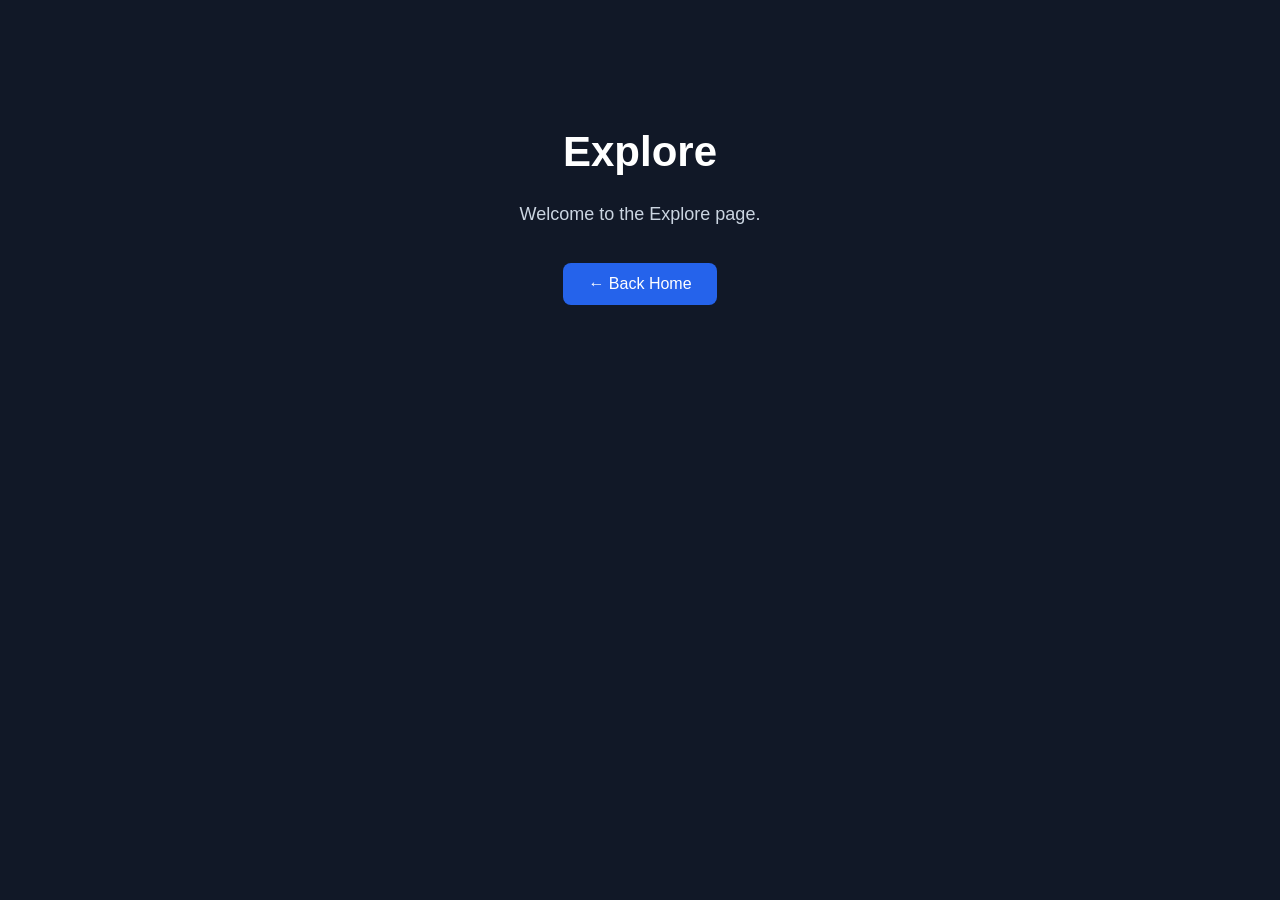
<file: explore.html>
<!DOCTYPE html>
<html lang="en">
<head>
    <meta charset="UTF-8">
    <meta name="viewport" content="width=device-width, initial-scale=1.0">
    <title>Explore</title>

    <style>
        body {
            margin: 0;
            font-family: Arial, sans-serif;
            background: #111827;
            color: white;
            text-align: center;
        }

        .container {
            padding: 100px 20px;
        }

        h1 {
            font-size: 42px;
        }

        p {
            color: #cbd5e1;
            font-size: 18px;
        }

        a {
            display: inline-block;
            margin-top: 20px;
            padding: 12px 25px;
            background: #2563eb;
            color: white;
            text-decoration: none;
            border-radius: 8px;
        }
    </style>
</head>

<body>

    <div class="container">
        <h1>Explore</h1>

        <p>
            Welcome to the Explore page.
        </p>

        <a href="index.html">← Back Home</a>
    </div>

</body>
</html>
</file>
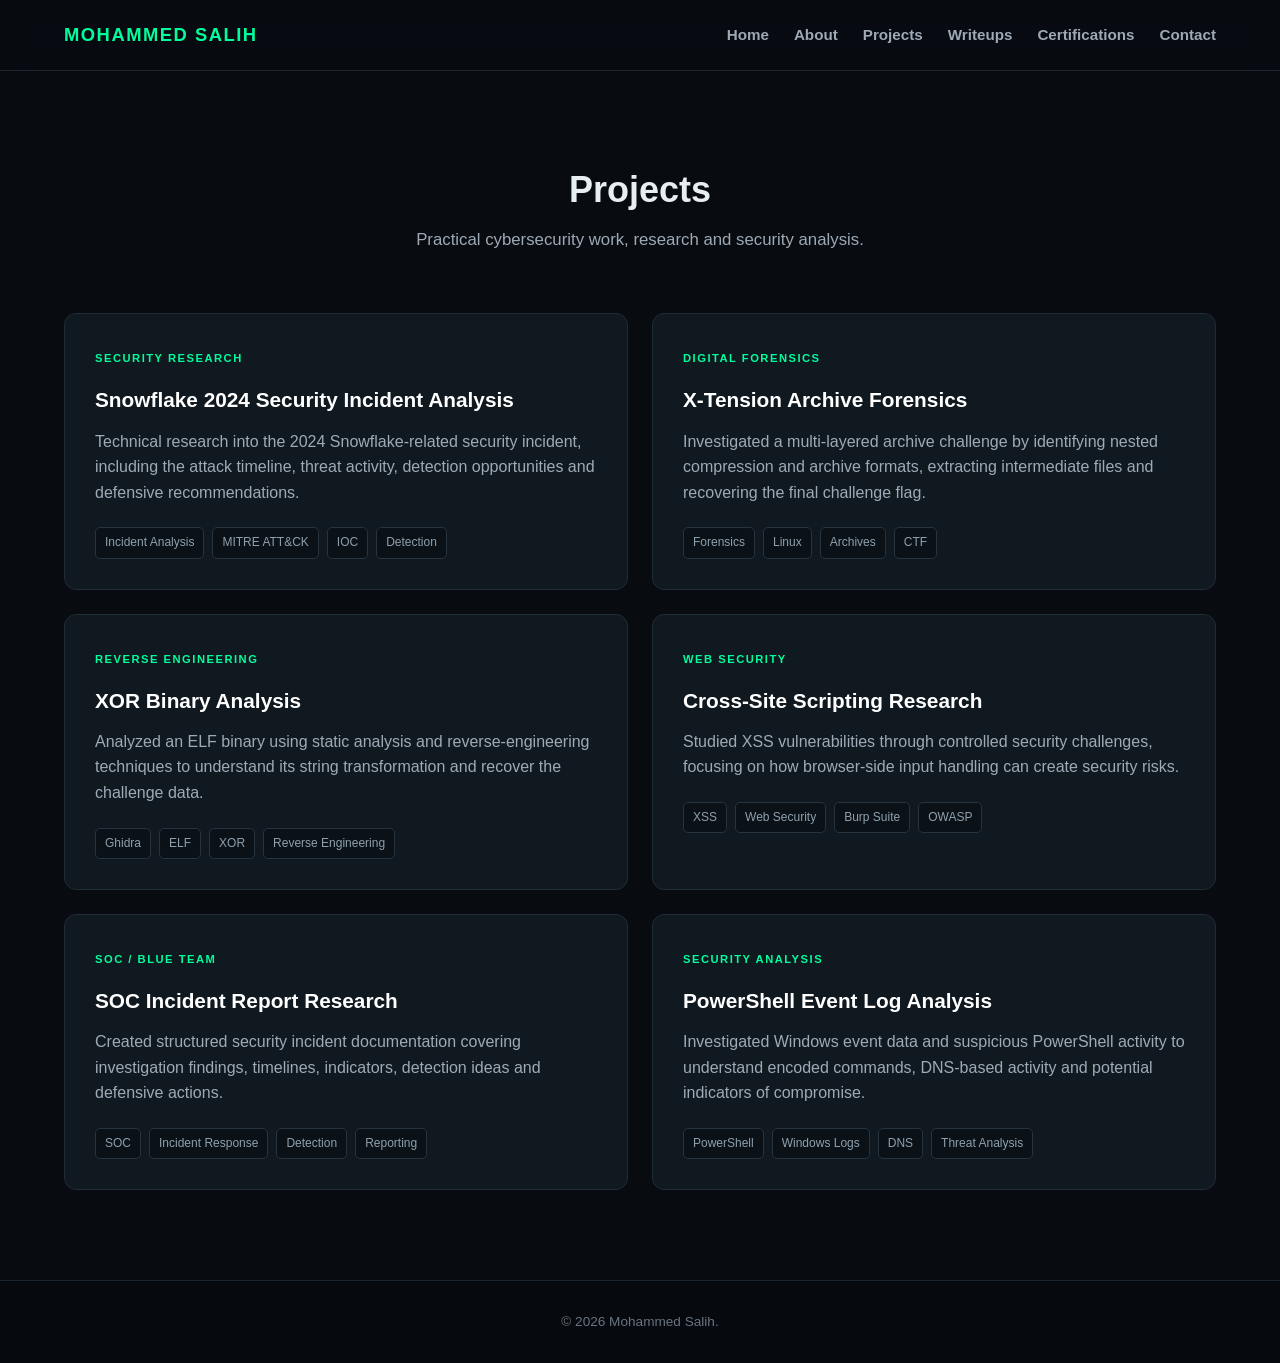
<file: projects.html>
<!DOCTYPE html>
<html lang="en">
<head>
    <meta charset="UTF-8">
    <meta name="viewport" content="width=device-width, initial-scale=1.0">

    <title>Projects | Mohammed Salih</title>

    <meta name="description"
          content="Cybersecurity projects and practical security research by Mohammed Salih.">

    <link rel="stylesheet" href="style.css">
</head>

<body>

<nav class="navbar">
    <div class="container nav-container">

        <a href="index.html" class="logo">MOHAMMED SALIH</a>

        <ul class="nav-links">
            <li><a href="index.html">Home</a></li>
            <li><a href="about.html">About</a></li>
            <li><a href="projects.html">Projects</a></li>
            <li><a href="writeups.html">Writeups</a></li>
            <li><a href="certifications.html">Certifications</a></li>
            <li><a href="contact.html">Contact</a></li>
        </ul>

    </div>
</nav>


<main>

<section>

    <div class="container">

        <div class="section-title">
            <h2>Projects</h2>
            <p>
                Practical cybersecurity work, research and security analysis.
            </p>
        </div>


        <div class="project-grid">


            <!-- PROJECT 1 -->

            <article class="project-card">

                <span class="project-category">
                    SECURITY RESEARCH
                </span>

                <h3>
                    Snowflake 2024 Security Incident Analysis
                </h3>

                <p>
                    Technical research into the 2024 Snowflake-related
                    security incident, including the attack timeline,
                    threat activity, detection opportunities and
                    defensive recommendations.
                </p>

                <div class="project-tags">
                    <span>Incident Analysis</span>
                    <span>MITRE ATT&CK</span>
                    <span>IOC</span>
                    <span>Detection</span>
                </div>

            </article>


            <!-- PROJECT 2 -->

            <article class="project-card">

                <span class="project-category">
                    DIGITAL FORENSICS
                </span>

                <h3>
                    X-Tension Archive Forensics
                </h3>

                <p>
                    Investigated a multi-layered archive challenge by
                    identifying nested compression and archive formats,
                    extracting intermediate files and recovering the
                    final challenge flag.
                </p>

                <div class="project-tags">
                    <span>Forensics</span>
                    <span>Linux</span>
                    <span>Archives</span>
                    <span>CTF</span>
                </div>

            </article>


            <!-- PROJECT 3 -->

            <article class="project-card">

                <span class="project-category">
                    REVERSE ENGINEERING
                </span>

                <h3>
                    XOR Binary Analysis
                </h3>

                <p>
                    Analyzed an ELF binary using static analysis and
                    reverse-engineering techniques to understand its
                    string transformation and recover the challenge data.
                </p>

                <div class="project-tags">
                    <span>Ghidra</span>
                    <span>ELF</span>
                    <span>XOR</span>
                    <span>Reverse Engineering</span>
                </div>

            </article>


            <!-- PROJECT 4 -->

            <article class="project-card">

                <span class="project-category">
                    WEB SECURITY
                </span>

                <h3>
                    Cross-Site Scripting Research
                </h3>

                <p>
                    Studied XSS vulnerabilities through controlled
                    security challenges, focusing on how browser-side
                    input handling can create security risks.
                </p>

                <div class="project-tags">
                    <span>XSS</span>
                    <span>Web Security</span>
                    <span>Burp Suite</span>
                    <span>OWASP</span>
                </div>

            </article>


            <!-- PROJECT 5 -->

            <article class="project-card">

                <span class="project-category">
                    SOC / BLUE TEAM
                </span>

                <h3>
                    SOC Incident Report Research
                </h3>

                <p>
                    Created structured security incident documentation
                    covering investigation findings, timelines,
                    indicators, detection ideas and defensive actions.
                </p>

                <div class="project-tags">
                    <span>SOC</span>
                    <span>Incident Response</span>
                    <span>Detection</span>
                    <span>Reporting</span>
                </div>

            </article>


            <!-- PROJECT 6 -->

            <article class="project-card">

                <span class="project-category">
                    SECURITY ANALYSIS
                </span>

                <h3>
                    PowerShell Event Log Analysis
                </h3>

                <p>
                    Investigated Windows event data and suspicious
                    PowerShell activity to understand encoded commands,
                    DNS-based activity and potential indicators of
                    compromise.
                </p>

                <div class="project-tags">
                    <span>PowerShell</span>
                    <span>Windows Logs</span>
                    <span>DNS</span>
                    <span>Threat Analysis</span>
                </div>

            </article>


        </div>

    </div>

</section>

</main>


<footer>
    <div class="container">
        <p>
            © 2026 Mohammed Salih.
        </p>
    </div>
</footer>

</body>
</html>
</file>
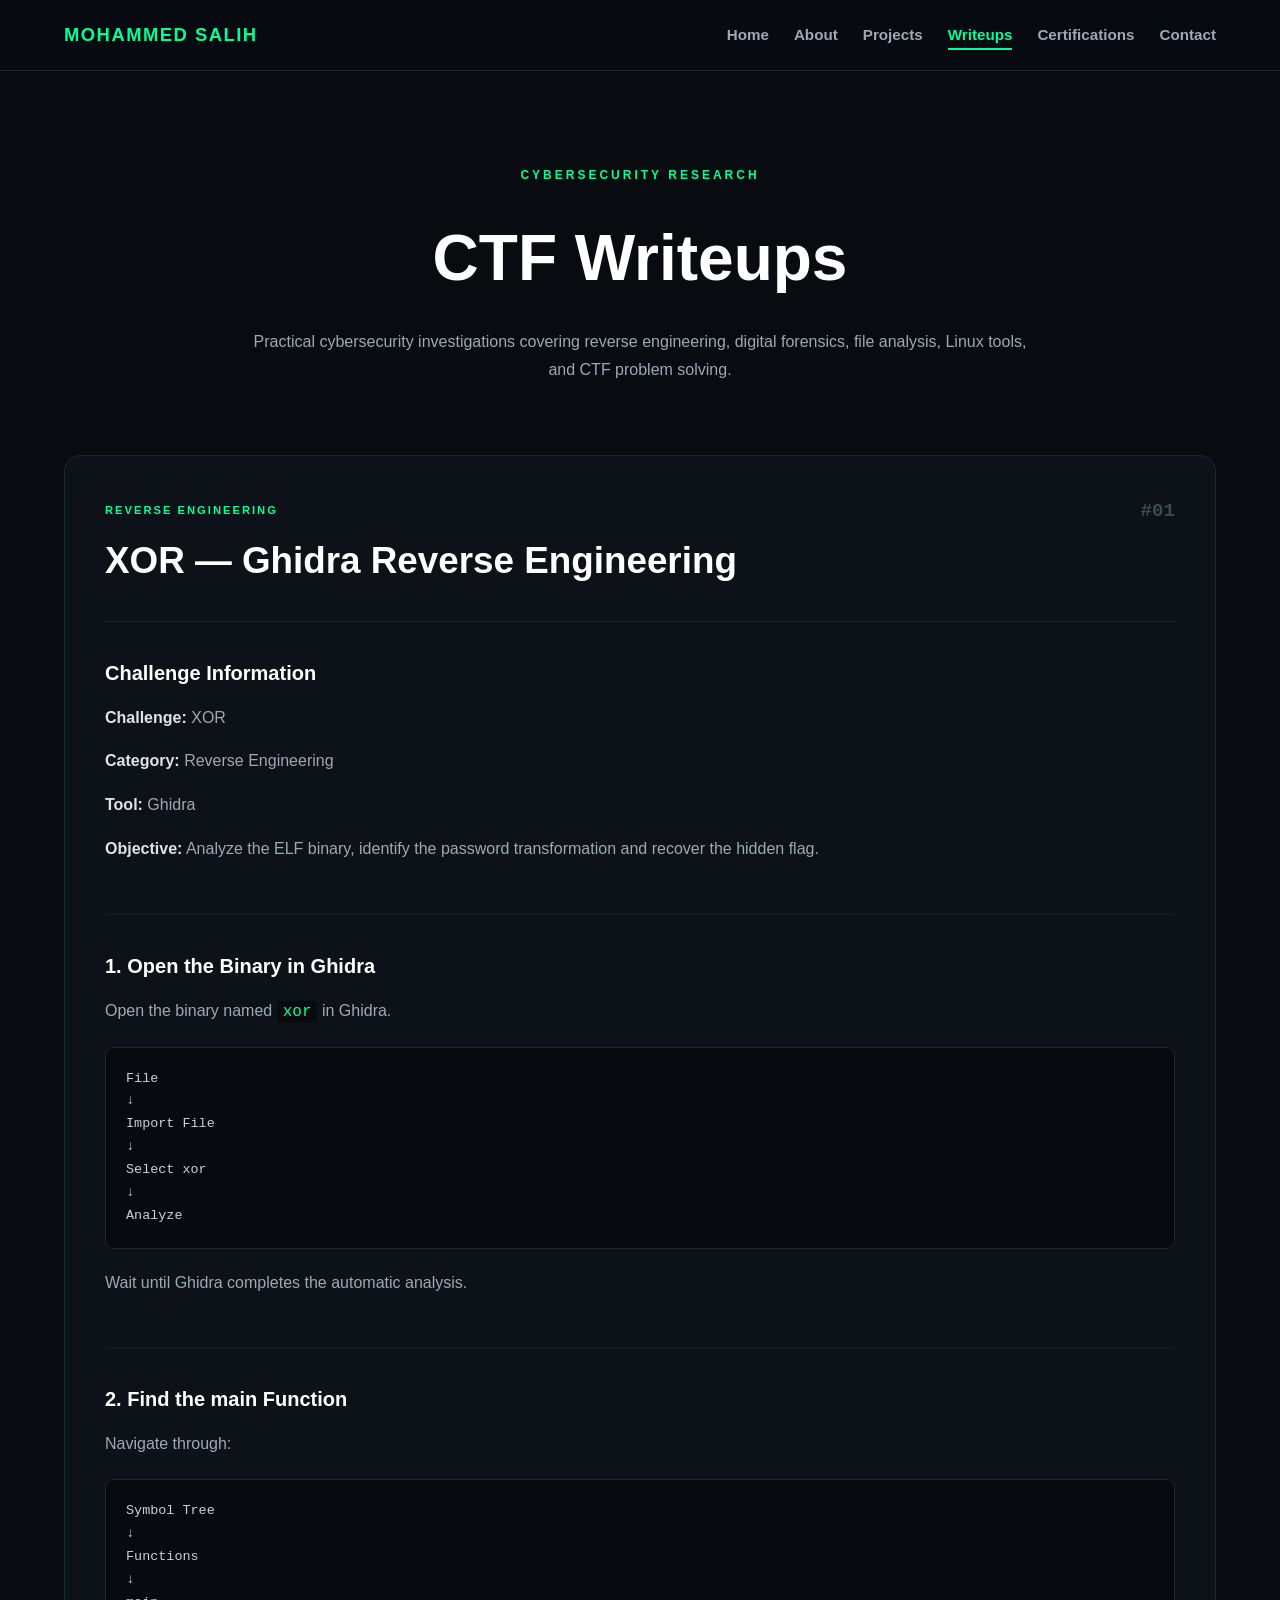
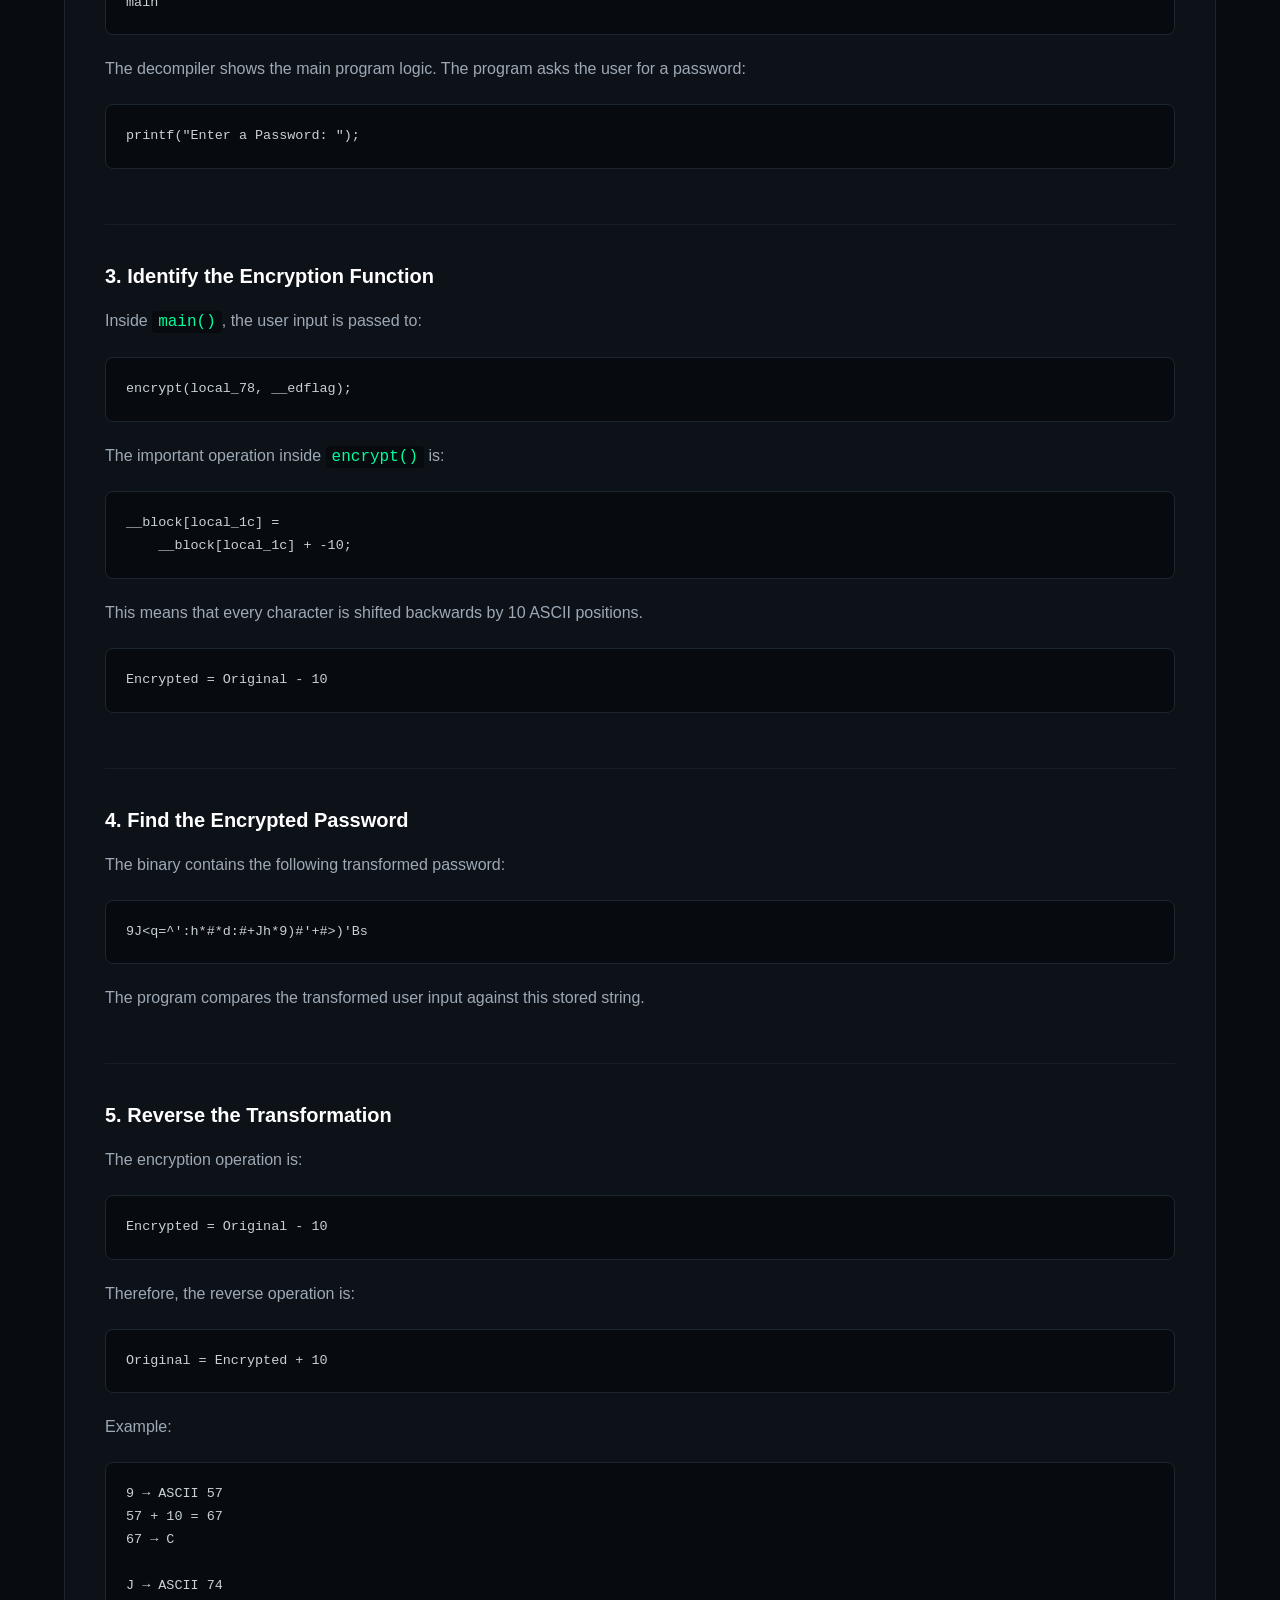
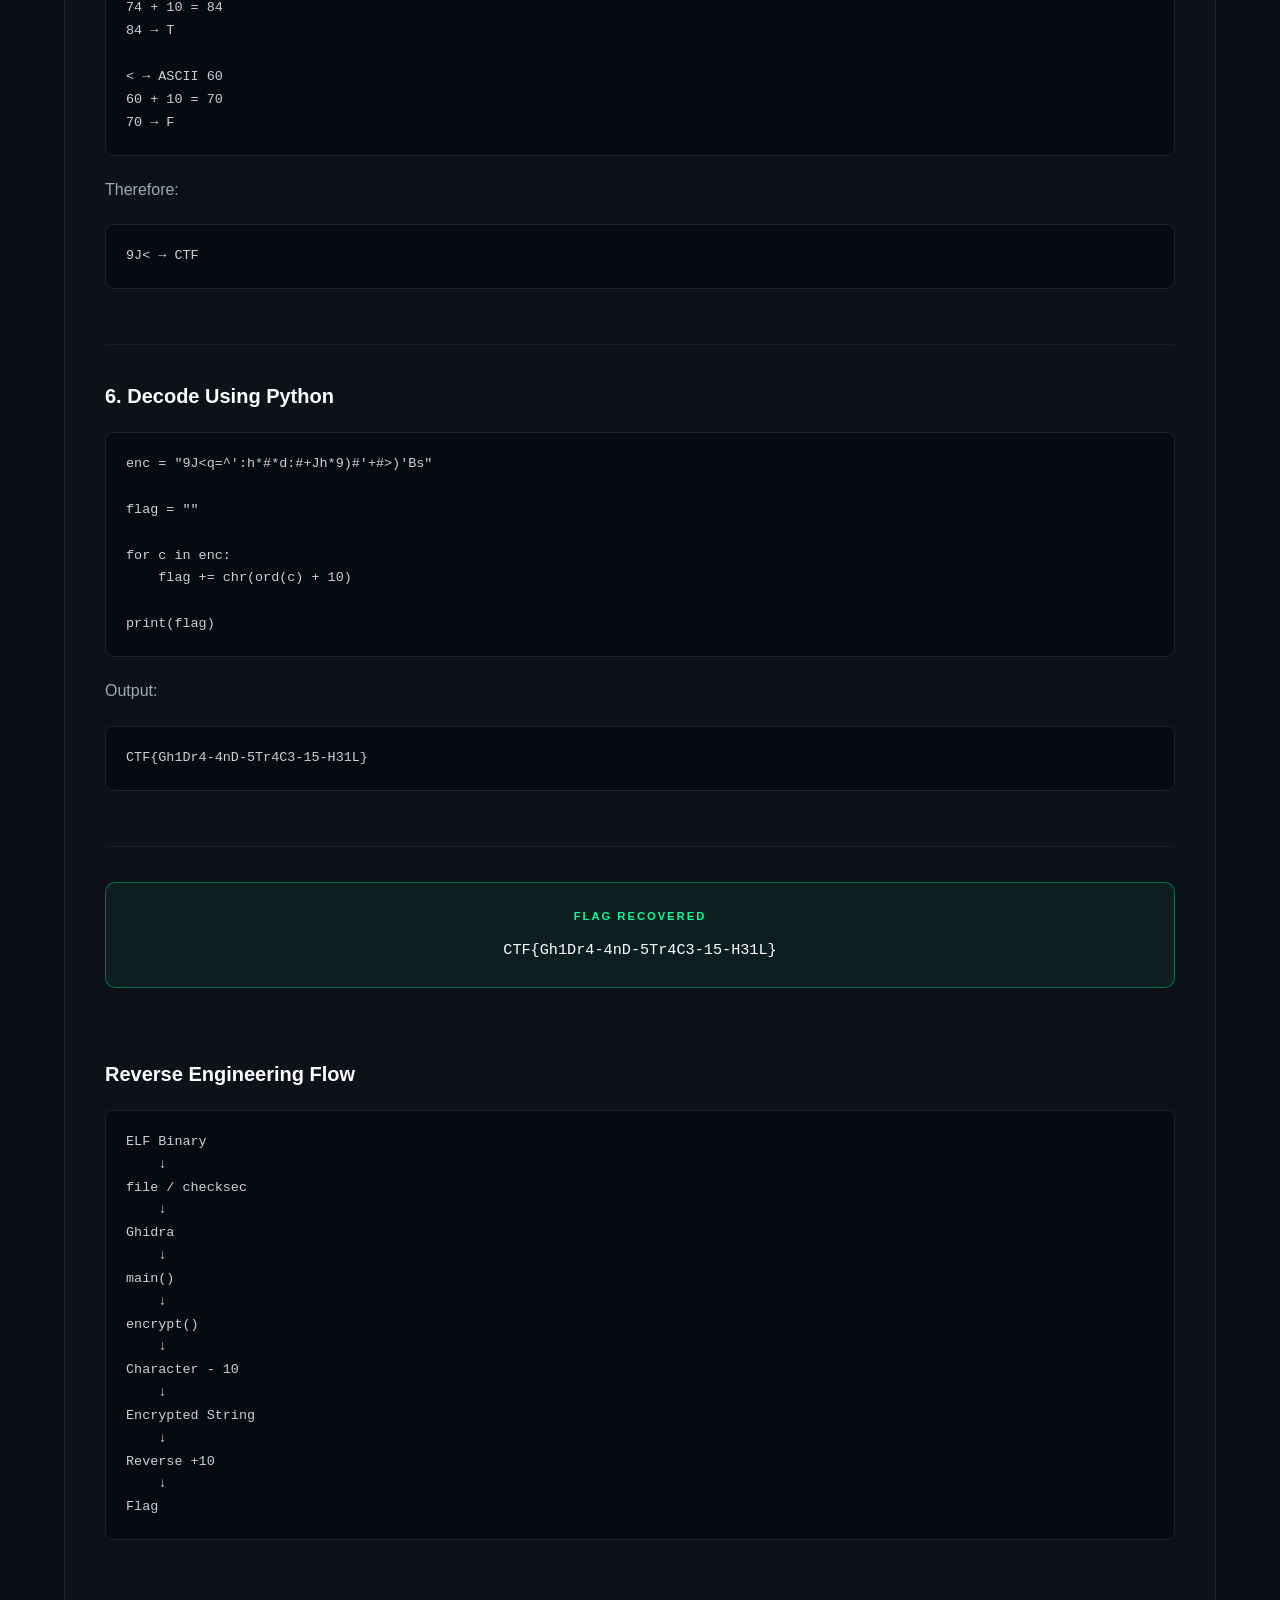
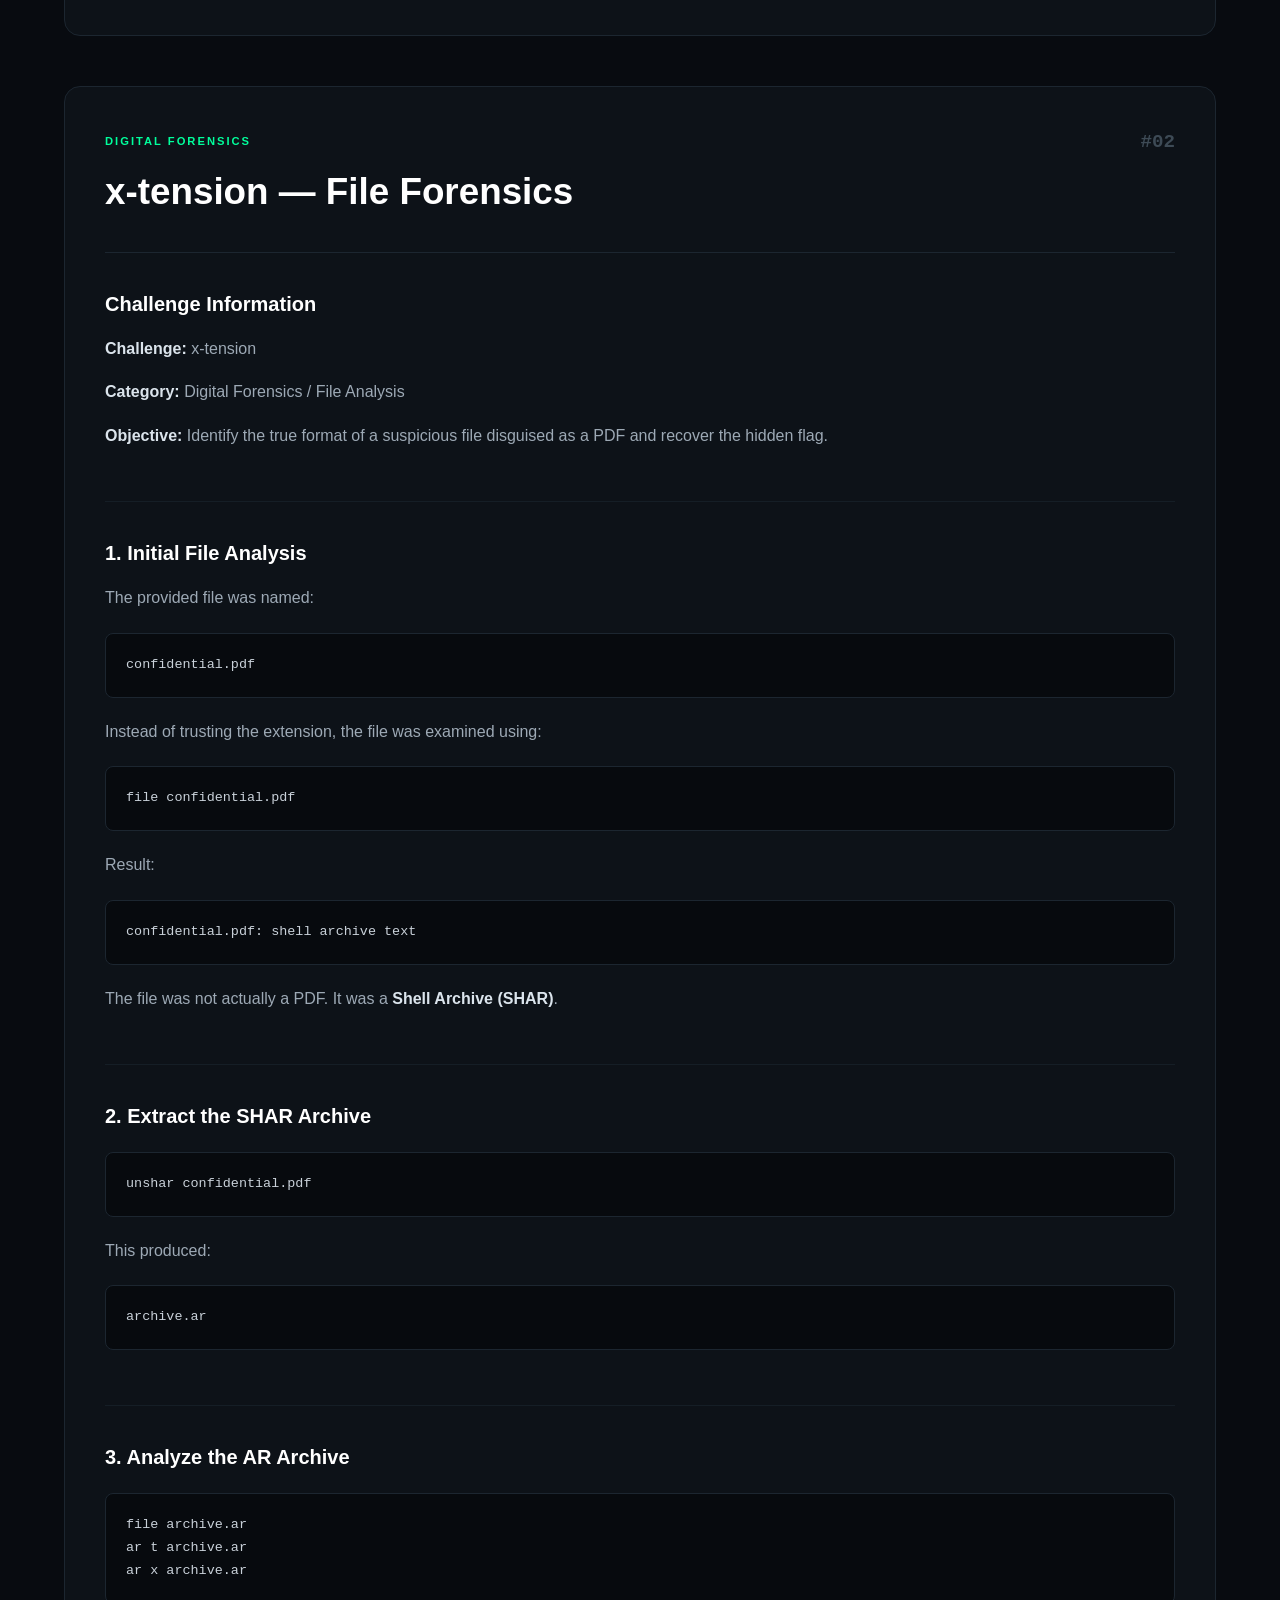
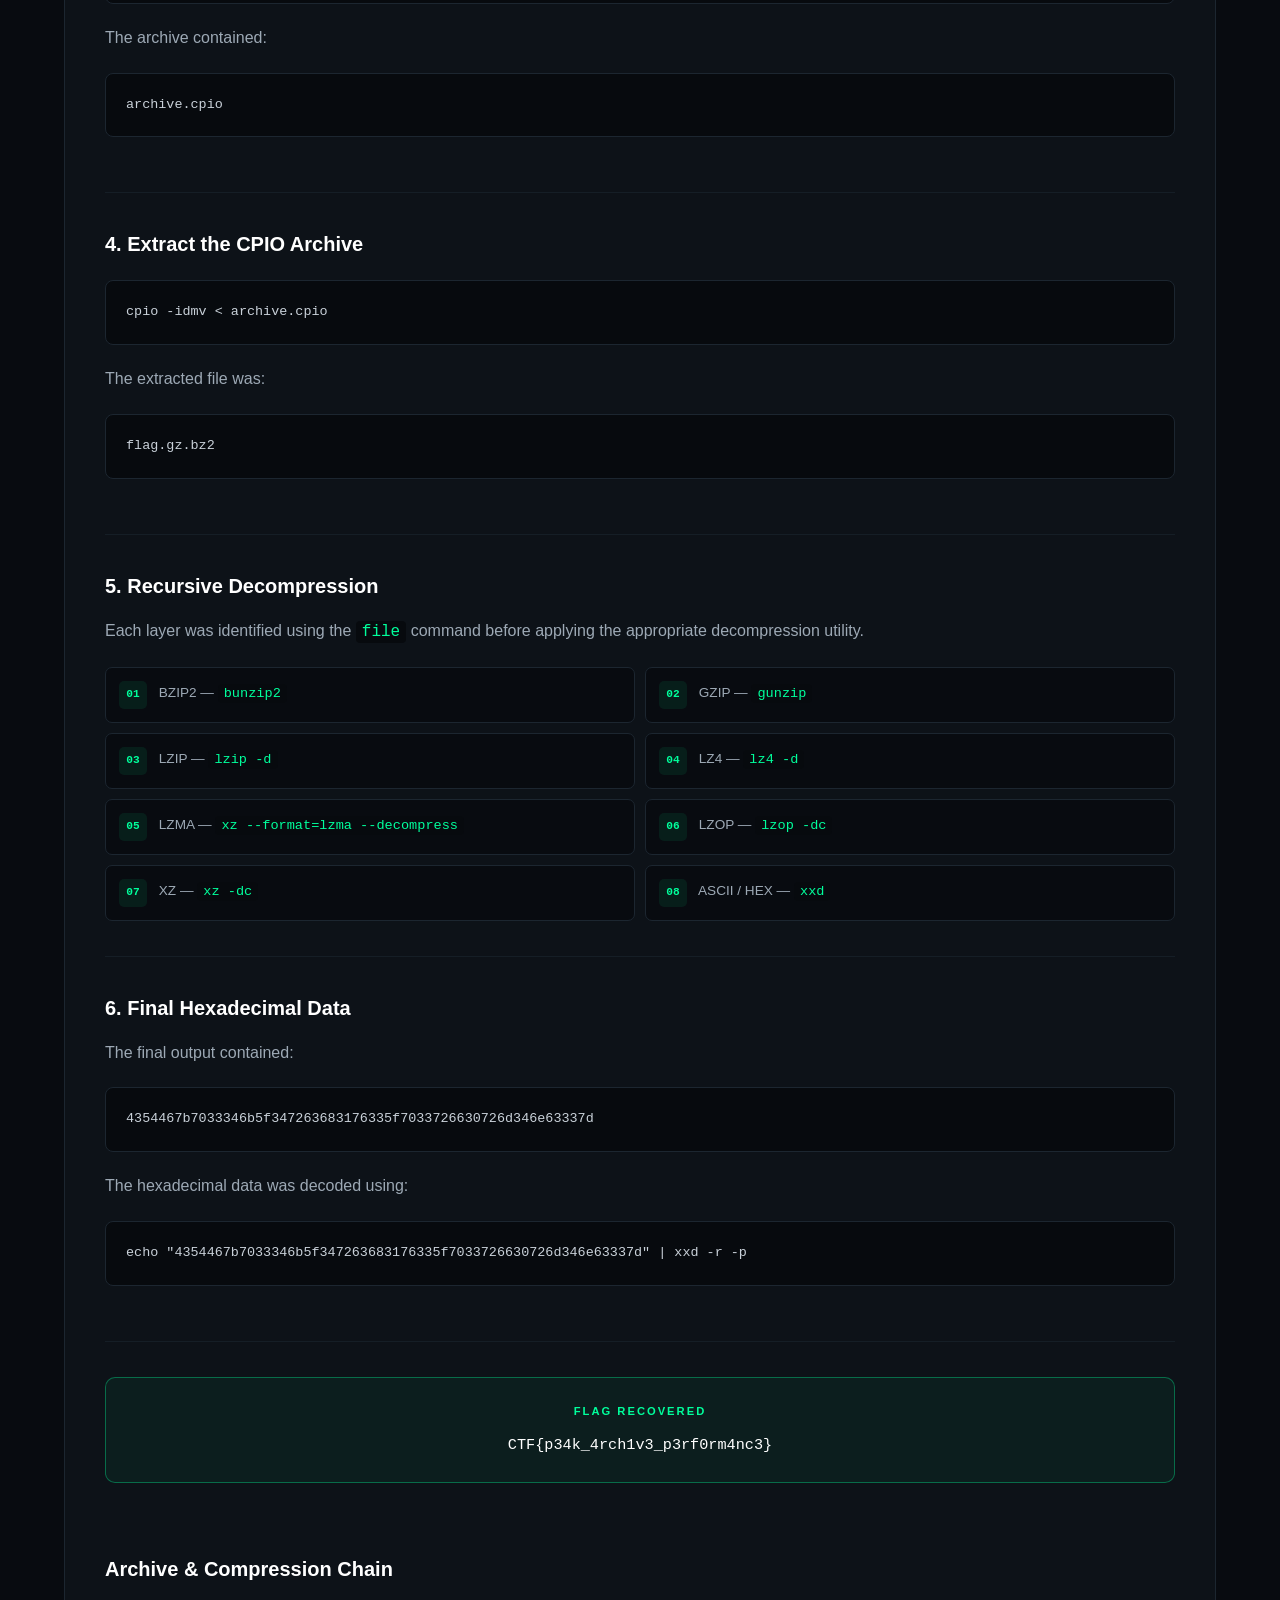
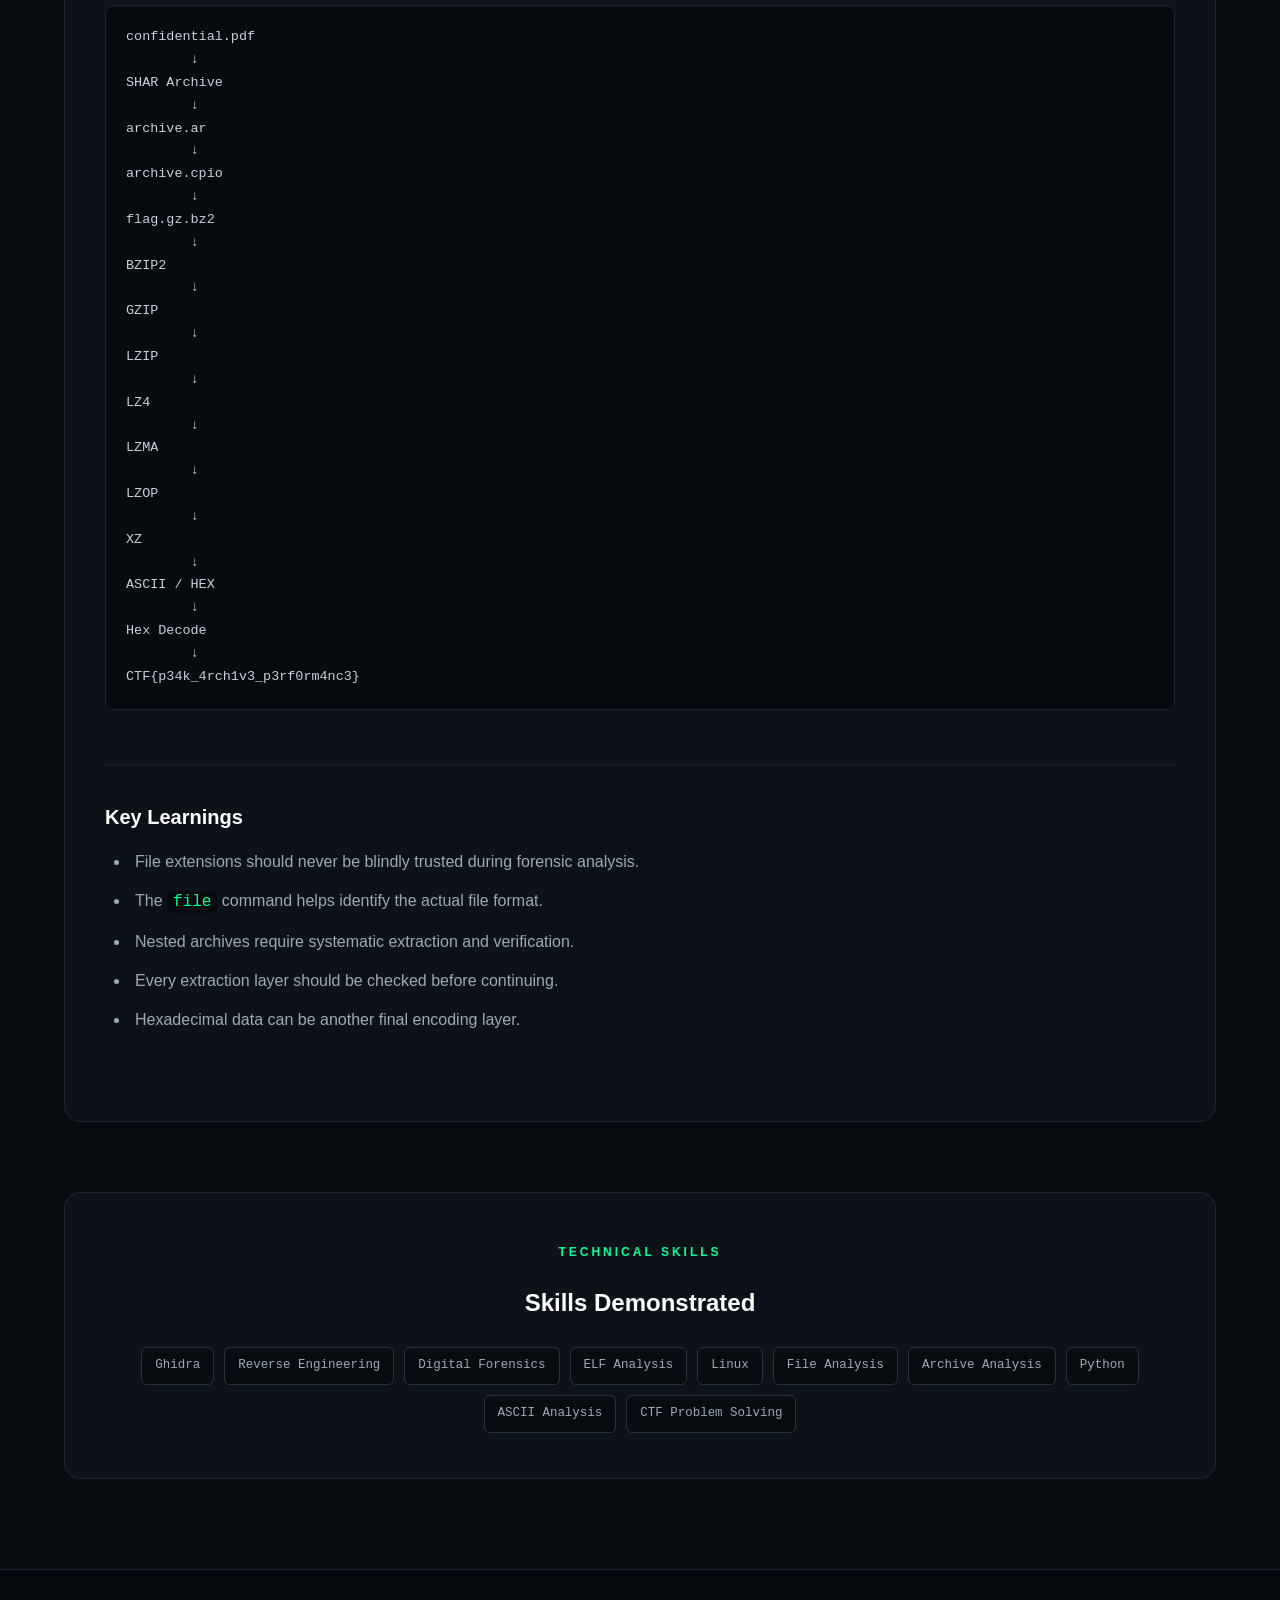
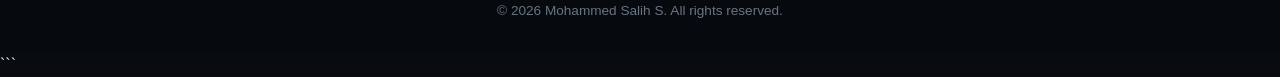
<file: writeups.html>
<!DOCTYPE html>
<html lang="en">

<head>
    <meta charset="UTF-8">
    <meta name="viewport" content="width=device-width, initial-scale=1.0">

    <title>Writeups | Mohammed Salih</title>

    <meta name="description"
        content="Cybersecurity CTF writeups by Mohammed Salih covering reverse engineering and digital forensics.">

    <link rel="stylesheet" href="style.css">
</head>

<body>

    <!-- NAVIGATION -->
    <nav class="navbar">
        <div class="container nav-container">

            <a href="index.html" class="logo">
                MOHAMMED SALIH
            </a>

            <ul class="nav-links">
                <li><a href="index.html">Home</a></li>
                <li><a href="about.html">About</a></li>
                <li><a href="projects.html">Projects</a></li>
                <li><a href="writeups.html" class="active">Writeups</a></li>
                <li><a href="certifications.html">Certifications</a></li>
                <li><a href="contact.html">Contact</a></li>
            </ul>

        </div>
    </nav>


    <!-- MAIN CONTENT -->
    <main>

        <section class="writeups-page">

            <div class="container">

                <!-- PAGE HEADER -->
                <div class="writeups-header">

                    <span class="section-tag">
                        CYBERSECURITY RESEARCH
                    </span>

                    <h1>
                        CTF Writeups
                    </h1>

                    <p>
                        Practical cybersecurity investigations covering
                        reverse engineering, digital forensics, file analysis,
                        Linux tools, and CTF problem solving.
                    </p>

                </div>


                <!-- =====================================
                     WRITEUP 01 — XOR
                     ===================================== -->

                <article class="full-writeup">

                    <div class="writeup-top">

                        <div>
                            <span class="writeup-category">
                                REVERSE ENGINEERING
                            </span>

                            <h2>
                                XOR — Ghidra Reverse Engineering
                            </h2>
                        </div>

                        <span class="writeup-id">
                            #01
                        </span>

                    </div>


                    <!-- Challenge -->
                    <div class="writeup-block">

                        <h3>Challenge Information</h3>

                        <p>
                            <strong>Challenge:</strong> XOR
                        </p>

                        <p>
                            <strong>Category:</strong>
                            Reverse Engineering
                        </p>

                        <p>
                            <strong>Tool:</strong> Ghidra
                        </p>

                        <p>
                            <strong>Objective:</strong>
                            Analyze the ELF binary, identify the password
                            transformation and recover the hidden flag.
                        </p>

                    </div>


                    <!-- Step 1 -->
                    <div class="writeup-block">

                        <h3>1. Open the Binary in Ghidra</h3>

                        <p>
                            Open the binary named
                            <code>xor</code> in Ghidra.
                        </p>

                        <pre><code>File
↓
Import File
↓
Select xor
↓
Analyze</code></pre>

                        <p>
                            Wait until Ghidra completes the automatic
                            analysis.
                        </p>

                    </div>


                    <!-- Step 2 -->
                    <div class="writeup-block">

                        <h3>2. Find the main Function</h3>

                        <p>
                            Navigate through:
                        </p>

                        <pre><code>Symbol Tree
↓
Functions
↓
main</code></pre>

                        <p>
                            The decompiler shows the main program logic.
                            The program asks the user for a password:
                        </p>

                        <pre><code>printf("Enter a Password: ");</code></pre>

                    </div>


                    <!-- Step 3 -->
                    <div class="writeup-block">

                        <h3>3. Identify the Encryption Function</h3>

                        <p>
                            Inside <code>main()</code>, the user input is
                            passed to:
                        </p>

                        <pre><code>encrypt(local_78, __edflag);</code></pre>

                        <p>
                            The important operation inside
                            <code>encrypt()</code> is:
                        </p>

                        <pre><code>__block[local_1c] =
    __block[local_1c] + -10;</code></pre>

                        <p>
                            This means that every character is shifted
                            backwards by 10 ASCII positions.
                        </p>

                        <pre><code>Encrypted = Original - 10</code></pre>

                    </div>


                    <!-- Step 4 -->
                    <div class="writeup-block">

                        <h3>4. Find the Encrypted Password</h3>

                        <p>
                            The binary contains the following transformed
                            password:
                        </p>

                        <pre><code>9J&lt;q=^':h*#*d:#+Jh*9)#'+#&gt;)'Bs</code></pre>

                        <p>
                            The program compares the transformed user
                            input against this stored string.
                        </p>

                    </div>


                    <!-- Step 5 -->
                    <div class="writeup-block">

                        <h3>5. Reverse the Transformation</h3>

                        <p>
                            The encryption operation is:
                        </p>

                        <pre><code>Encrypted = Original - 10</code></pre>

                        <p>
                            Therefore, the reverse operation is:
                        </p>

                        <pre><code>Original = Encrypted + 10</code></pre>

                        <p>
                            Example:
                        </p>

                        <pre><code>9 → ASCII 57
57 + 10 = 67
67 → C

J → ASCII 74
74 + 10 = 84
84 → T

&lt; → ASCII 60
60 + 10 = 70
70 → F</code></pre>

                        <p>
                            Therefore:
                        </p>

                        <pre><code>9J&lt; → CTF</code></pre>

                    </div>


                    <!-- Step 6 -->
                    <div class="writeup-block">

                        <h3>6. Decode Using Python</h3>

                        <pre><code>enc = "9J&lt;q=^':h*#*d:#+Jh*9)#'+#&gt;)'Bs"

flag = ""

for c in enc:
    flag += chr(ord(c) + 10)

print(flag)</code></pre>

                        <p>
                            Output:
                        </p>

                        <pre><code>CTF{Gh1Dr4-4nD-5Tr4C3-15-H31L}</code></pre>

                    </div>


                    <!-- XOR FLAG -->
                    <div class="flag-result">

                        <span>
                            FLAG RECOVERED
                        </span>

                        <code>
                            CTF{Gh1Dr4-4nD-5Tr4C3-15-H31L}
                        </code>

                    </div>


                    <!-- XOR FLOW -->
                    <div class="writeup-block">

                        <h3>Reverse Engineering Flow</h3>

                        <pre><code>ELF Binary
    ↓
file / checksec
    ↓
Ghidra
    ↓
main()
    ↓
encrypt()
    ↓
Character - 10
    ↓
Encrypted String
    ↓
Reverse +10
    ↓
Flag</code></pre>

                    </div>

                </article>


                <!-- =====================================
                     WRITEUP 02 — X-TENSION
                     ===================================== -->

                <article class="full-writeup">

                    <div class="writeup-top">

                        <div>
                            <span class="writeup-category">
                                DIGITAL FORENSICS
                            </span>

                            <h2>
                                x-tension — File Forensics
                            </h2>
                        </div>

                        <span class="writeup-id">
                            #02
                        </span>

                    </div>


                    <!-- Challenge -->
                    <div class="writeup-block">

                        <h3>Challenge Information</h3>

                        <p>
                            <strong>Challenge:</strong>
                            x-tension
                        </p>

                        <p>
                            <strong>Category:</strong>
                            Digital Forensics / File Analysis
                        </p>

                        <p>
                            <strong>Objective:</strong>
                            Identify the true format of a suspicious file
                            disguised as a PDF and recover the hidden flag.
                        </p>

                    </div>


                    <!-- Step 1 -->
                    <div class="writeup-block">

                        <h3>1. Initial File Analysis</h3>

                        <p>
                            The provided file was named:
                        </p>

                        <pre><code>confidential.pdf</code></pre>

                        <p>
                            Instead of trusting the extension, the file
                            was examined using:
                        </p>

                        <pre><code>file confidential.pdf</code></pre>

                        <p>
                            Result:
                        </p>

                        <pre><code>confidential.pdf: shell archive text</code></pre>

                        <p>
                            The file was not actually a PDF. It was a
                            <strong>Shell Archive (SHAR)</strong>.
                        </p>

                    </div>


                    <!-- Step 2 -->
                    <div class="writeup-block">

                        <h3>2. Extract the SHAR Archive</h3>

                        <pre><code>unshar confidential.pdf</code></pre>

                        <p>
                            This produced:
                        </p>

                        <pre><code>archive.ar</code></pre>

                    </div>


                    <!-- Step 3 -->
                    <div class="writeup-block">

                        <h3>3. Analyze the AR Archive</h3>

                        <pre><code>file archive.ar
ar t archive.ar
ar x archive.ar</code></pre>

                        <p>
                            The archive contained:
                        </p>

                        <pre><code>archive.cpio</code></pre>

                    </div>


                    <!-- Step 4 -->
                    <div class="writeup-block">

                        <h3>4. Extract the CPIO Archive</h3>

                        <pre><code>cpio -idmv &lt; archive.cpio</code></pre>

                        <p>
                            The extracted file was:
                        </p>

                        <pre><code>flag.gz.bz2</code></pre>

                    </div>


                    <!-- Step 5 -->
                    <div class="writeup-block">

                        <h3>5. Recursive Decompression</h3>

                        <p>
                            Each layer was identified using the
                            <code>file</code> command before applying
                            the appropriate decompression utility.
                        </p>

                        <div class="compression-chain">

                            <div>
                                <span>01</span>
                                BZIP2 — <code>bunzip2</code>
                            </div>

                            <div>
                                <span>02</span>
                                GZIP — <code>gunzip</code>
                            </div>

                            <div>
                                <span>03</span>
                                LZIP — <code>lzip -d</code>
                            </div>

                            <div>
                                <span>04</span>
                                LZ4 — <code>lz4 -d</code>
                            </div>

                            <div>
                                <span>05</span>
                                LZMA — <code>xz --format=lzma --decompress</code>
                            </div>

                            <div>
                                <span>06</span>
                                LZOP — <code>lzop -dc</code>
                            </div>

                            <div>
                                <span>07</span>
                                XZ — <code>xz -dc</code>
                            </div>

                            <div>
                                <span>08</span>
                                ASCII / HEX — <code>xxd</code>
                            </div>

                        </div>

                    </div>


                    <!-- Step 6 -->
                    <div class="writeup-block">

                        <h3>6. Final Hexadecimal Data</h3>

                        <p>
                            The final output contained:
                        </p>

                        <pre><code>4354467b7033346b5f347263683176335f7033726630726d346e63337d</code></pre>

                        <p>
                            The hexadecimal data was decoded using:
                        </p>

                        <pre><code>echo "4354467b7033346b5f347263683176335f7033726630726d346e63337d" | xxd -r -p</code></pre>

                    </div>


                    <!-- X-TENSION FLAG -->
                    <div class="flag-result">

                        <span>
                            FLAG RECOVERED
                        </span>

                        <code>
                            CTF{p34k_4rch1v3_p3rf0rm4nc3}
                        </code>

                    </div>


                    <!-- Archive Chain -->
                    <div class="writeup-block">

                        <h3>Archive &amp; Compression Chain</h3>

                        <pre><code>confidential.pdf
        ↓
SHAR Archive
        ↓
archive.ar
        ↓
archive.cpio
        ↓
flag.gz.bz2
        ↓
BZIP2
        ↓
GZIP
        ↓
LZIP
        ↓
LZ4
        ↓
LZMA
        ↓
LZOP
        ↓
XZ
        ↓
ASCII / HEX
        ↓
Hex Decode
        ↓
CTF{p34k_4rch1v3_p3rf0rm4nc3}</code></pre>

                    </div>


                    <!-- Key Learning -->
                    <div class="writeup-block">

                        <h3>Key Learnings</h3>

                        <ul>

                            <li>
                                File extensions should never be blindly
                                trusted during forensic analysis.
                            </li>

                            <li>
                                The <code>file</code> command helps identify
                                the actual file format.
                            </li>

                            <li>
                                Nested archives require systematic
                                extraction and verification.
                            </li>

                            <li>
                                Every extraction layer should be checked
                                before continuing.
                            </li>

                            <li>
                                Hexadecimal data can be another final
                                encoding layer.
                            </li>

                        </ul>

                    </div>

                </article>


                <!-- SKILLS -->
                <section class="writeup-skills">

                    <span class="section-tag">
                        TECHNICAL SKILLS
                    </span>

                    <h2>
                        Skills Demonstrated
                    </h2>

                    <div class="skill-pills">

                        <span>Ghidra</span>
                        <span>Reverse Engineering</span>
                        <span>Digital Forensics</span>
                        <span>ELF Analysis</span>
                        <span>Linux</span>
                        <span>File Analysis</span>
                        <span>Archive Analysis</span>
                        <span>Python</span>
                        <span>ASCII Analysis</span>
                        <span>CTF Problem Solving</span>

                    </div>

                </section>

            </div>

        </section>

    </main>


    <!-- FOOTER -->
    <footer>

        <div class="container">

            <p>
                © 2026 Mohammed Salih S. All rights reserved.
            </p>

        </div>

    </footer>

</body>

</html>
```
</file>
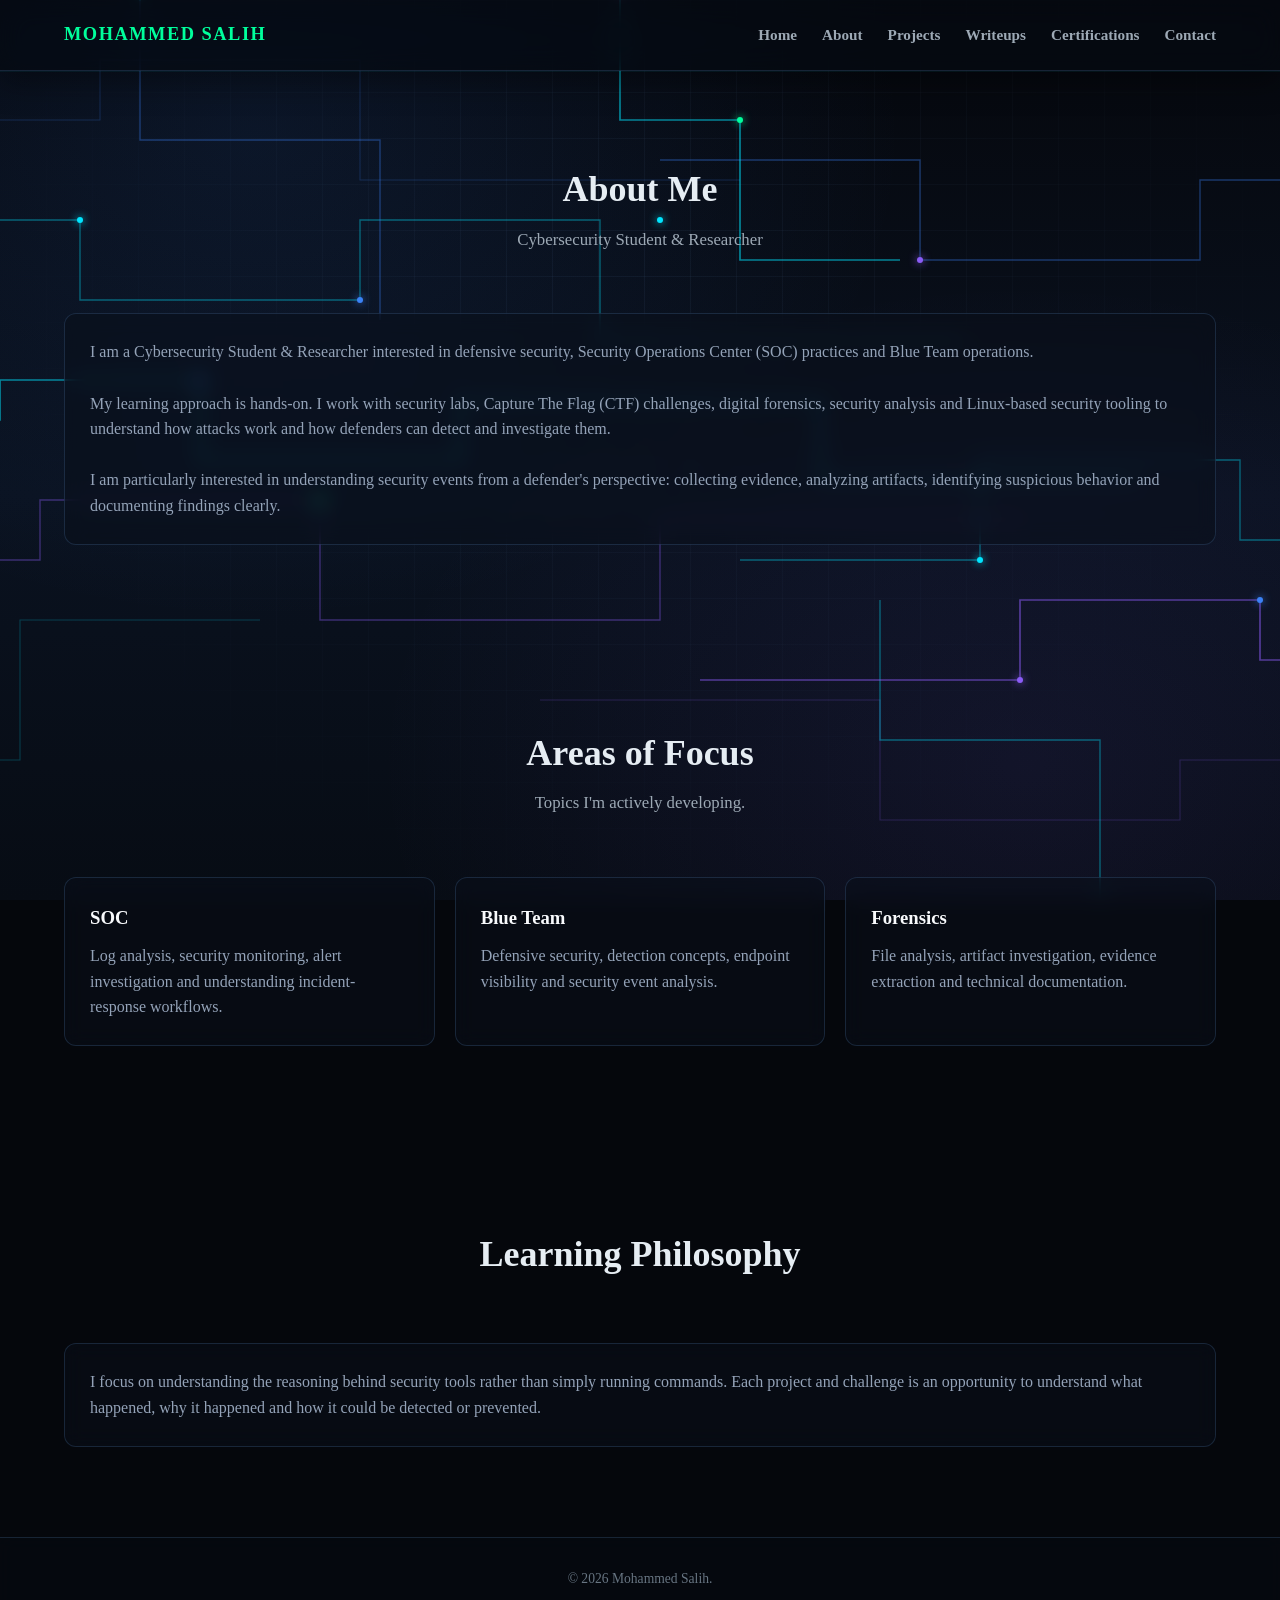
<file: public/about.html>
<!DOCTYPE html>
<html lang="en">
<head>
    <meta charset="UTF-8">
    <meta name="viewport" content="width=device-width, initial-scale=1.0">

    <title>About | Mohammed Salih</title>

    <meta name="description"
          content="About Mohammed Salih, a Cybersecurity Student & Researcher focused on SOC and Blue Team security.">

    <link rel="stylesheet" href="style.css">
</head>

<body>
<div class="cyber-circuit-bg" aria-hidden="true">
<svg viewBox="0 0 1600 900" preserveAspectRatio="xMidYMid slice" xmlns="http://www.w3.org/2000/svg">
    <g class="layer-back desktop-only">
        <path class="circuit-trace layer-back" d="M0,120 H260 V60 H520 V180 H900" stroke="#3b82f6"/>
        <path class="circuit-trace layer-back" d="M1600,760 H1340 V820 H1040 V700 H700" stroke="#8b5cf6"/>
        <path class="circuit-trace layer-back" d="M0,760 H180 V620 H420" stroke="#00e5ff"/>
    </g>

    <g class="layer-mid">
        <path class="circuit-trace layer-mid" d="M-20,220 H240 V300 H520 V220 H760 V340 H1120" stroke="#00e5ff"/>
        <path class="circuit-trace layer-mid" d="M1620,180 H1360 V260 H1080 V160 H820" stroke="#3b82f6"/>
        <path class="circuit-trace layer-mid" d="M-20,560 H200 V500 H480 V620 H820 V520 H1180" stroke="#8b5cf6"/>
        <path class="circuit-trace layer-mid" d="M1620,540 H1400 V460 H1140 V560 H900" stroke="#00e5ff"/>
        <path class="circuit-trace layer-mid" d="M300,-20 V140 H540 V320" stroke="#3b82f6"/>
        <path class="circuit-trace layer-mid" d="M1260,920 V740 H1040 V600" stroke="#00e5ff"/>
    </g>

    <g class="layer-front">
        <path class="circuit-trace layer-front" d="M-20,420 H160 V380 H360 V460 H620 V400 H980 V480 H1300" stroke="#00e5ff"/>
        <path class="circuit-trace layer-front" d="M1620,660 H1420 V600 H1180 V680 H860" stroke="#8b5cf6"/>
        <path class="circuit-trace layer-front" d="M780,-20 V120 H900 V260 H1060" stroke="#00e5ff"/>
    </g>

    <path class="circuit-pulse p1" d="M-20,220 H240 V300 H520 V220 H760 V340 H1120" pathLength="1000" stroke-dasharray="60 940"/>
    <path class="circuit-pulse p2" d="M1620,180 H1360 V260 H1080 V160 H820" pathLength="1000" stroke-dasharray="50 950"/>
    <path class="circuit-pulse p3" d="M-20,560 H200 V500 H480 V620 H820 V520 H1180" pathLength="1000" stroke-dasharray="45 955"/>
    <path class="circuit-pulse p4" d="M1620,540 H1400 V460 H1140 V560 H900" pathLength="1000" stroke-dasharray="55 945"/>
    <path class="circuit-pulse p5" d="M-20,420 H160 V380 H360 V460 H620 V400 H980 V480 H1300" pathLength="1000" stroke-dasharray="40 960"/>
    <path class="circuit-pulse p6" d="M1620,660 H1420 V600 H1180 V680 H860" pathLength="1000" stroke-dasharray="50 950"/>
    <path class="circuit-pulse p7" d="M780,-20 V120 H900 V260 H1060" pathLength="1000" stroke-dasharray="35 965"/>
    <path class="circuit-pulse p8" d="M300,-20 V140 H540 V320" pathLength="1000" stroke-dasharray="35 965"/>

    <g class="circuit-node n1"><circle cx="240" cy="220" r="3"/></g>
    <g class="circuit-node n2"><circle cx="520" cy="300" r="3"/></g>
    <g class="circuit-node n3"><circle cx="1080" cy="260" r="3"/></g>
    <g class="circuit-node n4"><circle cx="480" cy="500" r="3"/></g>
    <g class="circuit-node n1"><circle cx="1140" cy="560" r="3"/></g>
    <g class="circuit-node n2"><circle cx="360" cy="380" r="3"/></g>
    <g class="circuit-node n3"><circle cx="1180" cy="680" r="3"/></g>
    <g class="circuit-node n4"><circle cx="900" cy="120" r="3"/></g>
    <g class="circuit-node n1"><circle cx="820" cy="220" r="3"/></g>
    <g class="circuit-node n2"><circle cx="1420" cy="600" r="3"/></g>
</svg>
</div>


<nav class="navbar">
    <div class="container nav-container">

        <a href="index.html" class="logo">MOHAMMED SALIH</a>

        <ul class="nav-links">
            <li><a href="index.html">Home</a></li>
            <li><a href="about.html">About</a></li>
            <li><a href="projects.html">Projects</a></li>
            <li><a href="writeups.html">Writeups</a></li>
            <li><a href="certifications.html">Certifications</a></li>
            <li><a href="contact.html">Contact</a></li>
        </ul>

    </div>
</nav>


<main>

<section>
    <div class="container">

        <div class="section-title">
            <h2>About Me</h2>
            <p>Cybersecurity Student & Researcher</p>
        </div>

        <div class="card">

            <p>
                I am a Cybersecurity Student & Researcher interested in
                defensive security, Security Operations Center (SOC)
                practices and Blue Team operations.
            </p>

            <br>

            <p>
                My learning approach is hands-on. I work with security
                labs, Capture The Flag (CTF) challenges, digital
                forensics, security analysis and Linux-based security
                tooling to understand how attacks work and how defenders
                can detect and investigate them.
            </p>

            <br>

            <p>
                I am particularly interested in understanding security
                events from a defender's perspective: collecting evidence,
                analyzing artifacts, identifying suspicious behavior and
                documenting findings clearly.
            </p>

        </div>

    </div>
</section>


<section>
    <div class="container">

        <div class="section-title">
            <h2>Areas of Focus</h2>
            <p>Topics I'm actively developing.</p>
        </div>

        <div class="grid">

            <div class="card">
                <h3>SOC</h3>
                <p>
                    Log analysis, security monitoring, alert investigation
                    and understanding incident-response workflows.
                </p>
            </div>

            <div class="card">
                <h3>Blue Team</h3>
                <p>
                    Defensive security, detection concepts, endpoint
                    visibility and security event analysis.
                </p>
            </div>

            <div class="card">
                <h3>Forensics</h3>
                <p>
                    File analysis, artifact investigation, evidence
                    extraction and technical documentation.
                </p>
            </div>

        </div>

    </div>
</section>


<section>
    <div class="container">

        <div class="section-title">
            <h2>Learning Philosophy</h2>
        </div>

        <div class="card">

            <p>
                I focus on understanding the reasoning behind security
                tools rather than simply running commands. Each project
                and challenge is an opportunity to understand what happened,
                why it happened and how it could be detected or prevented.
            </p>

        </div>

    </div>
</section>

</main>


<footer>
    <div class="container">
        <p>
            © 2026 Mohammed Salih.
        </p>
    </div>
</footer>

</body>
</html>
</file>
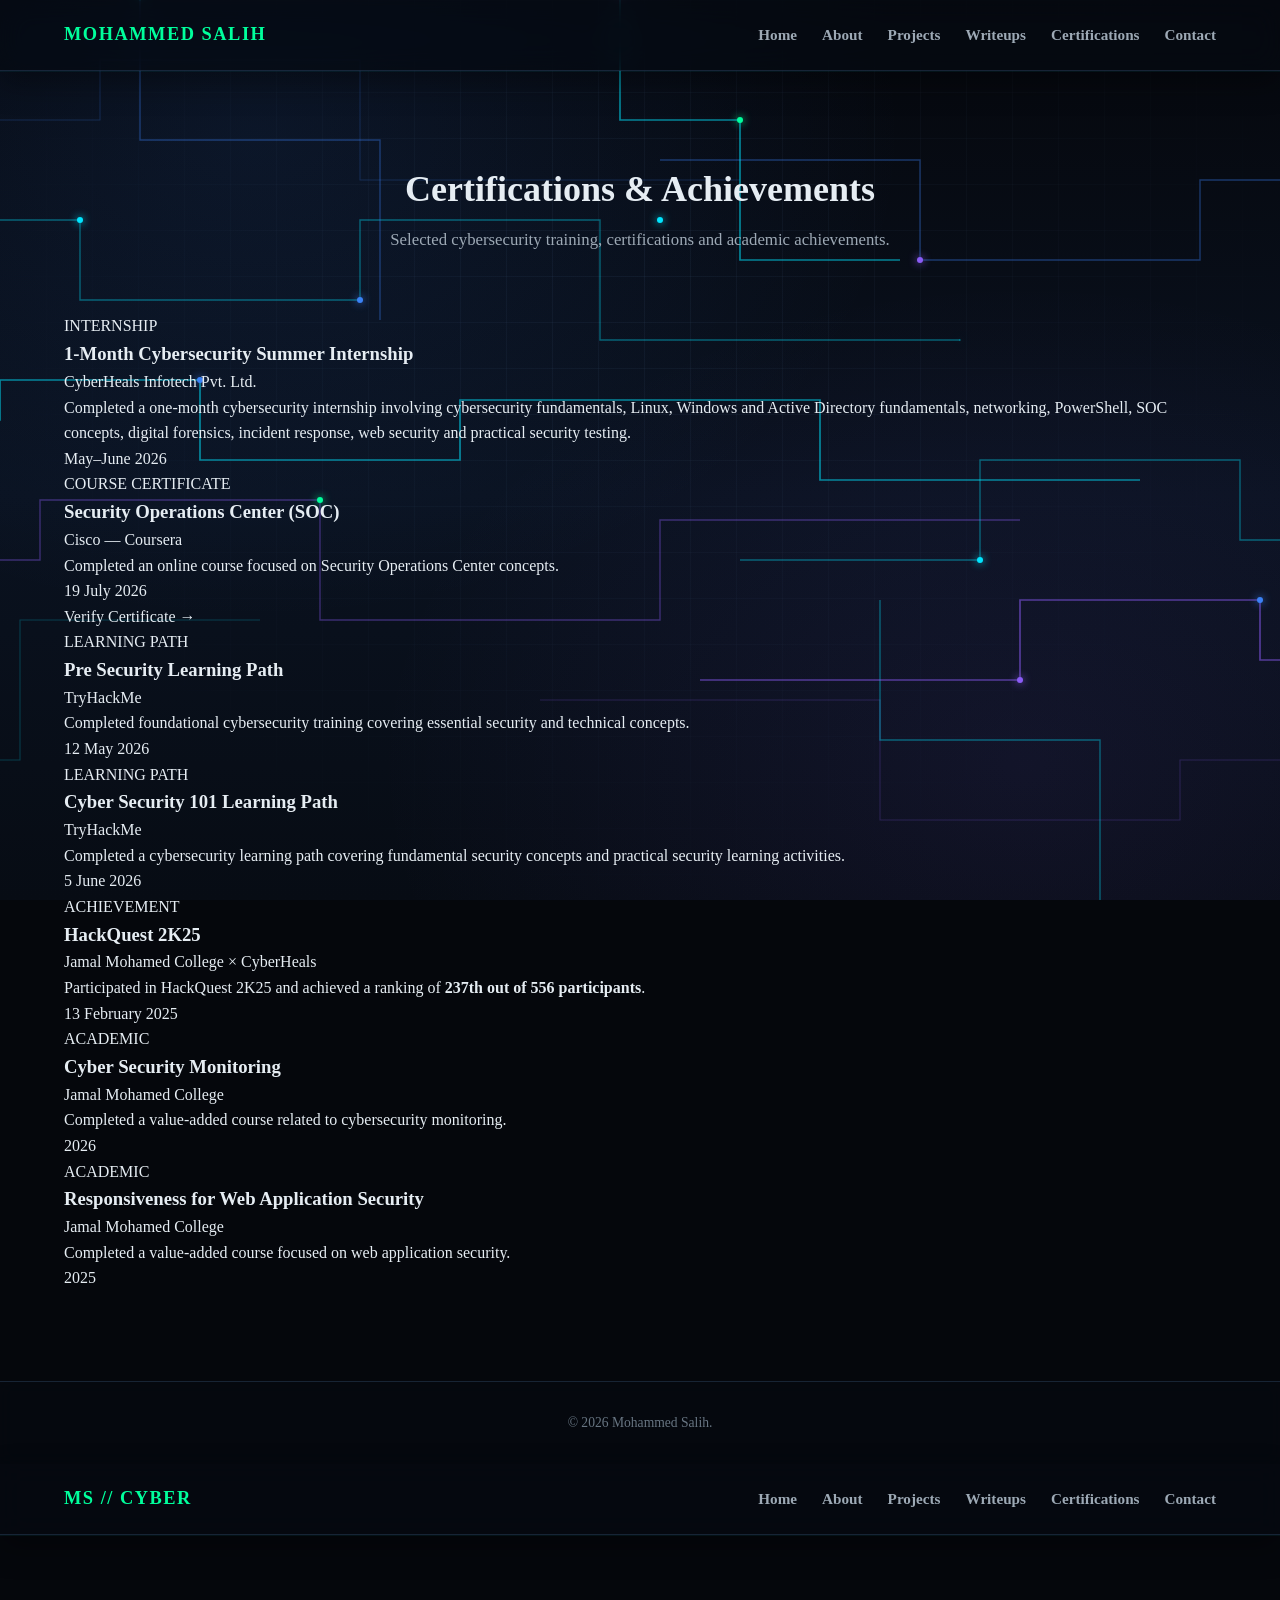
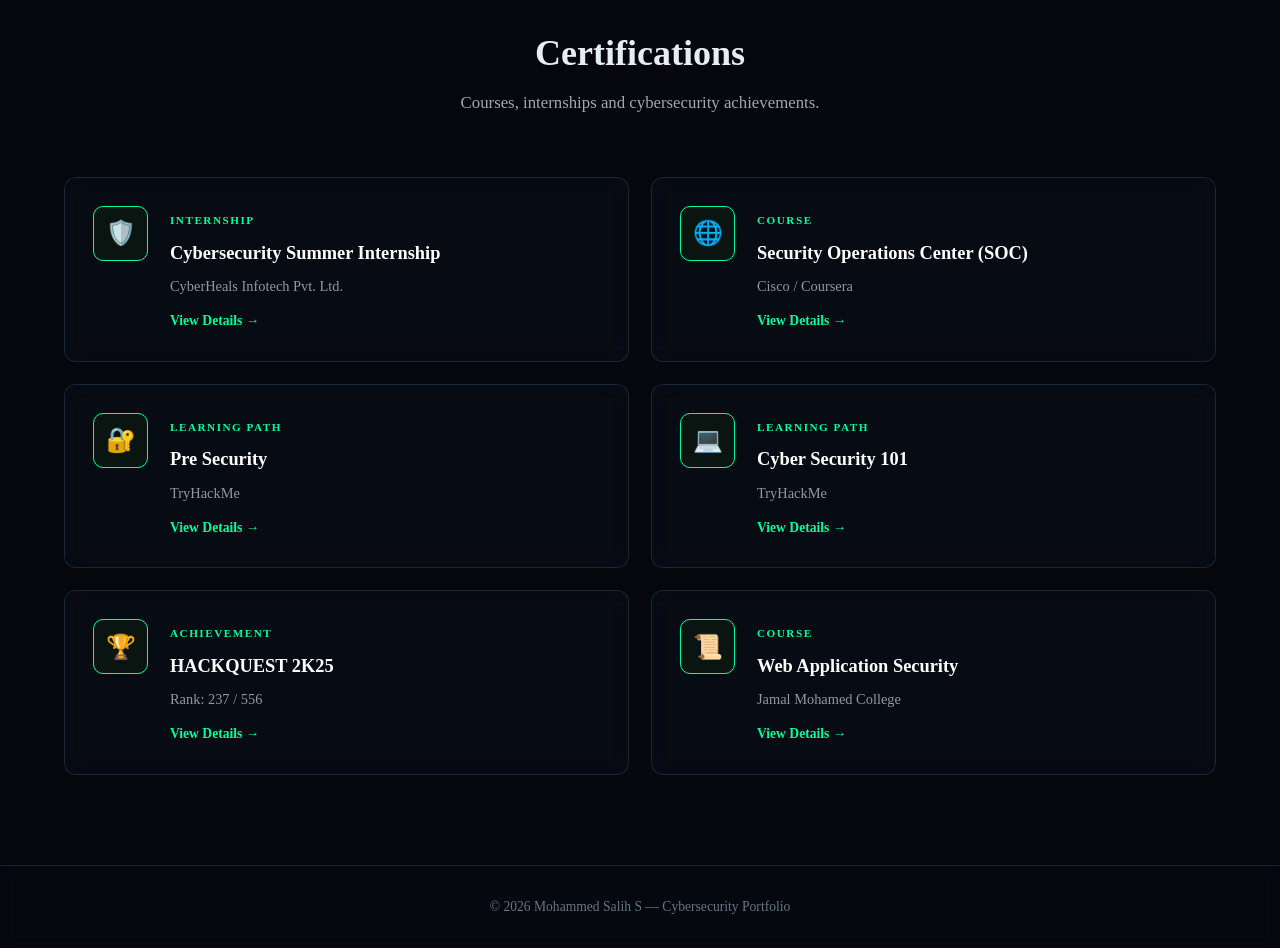
<file: public/certifications.html>
<!DOCTYPE html>
<html lang="en">
<head>
    <meta charset="UTF-8">
    <meta name="viewport" content="width=device-width, initial-scale=1.0">

    <title>Certifications | Mohammed Salih</title>

    <meta name="description"
          content="Cybersecurity certifications, training and achievements of Mohammed Salih.">

    <link rel="stylesheet" href="style.css">
</head>

<body>
<div class="cyber-circuit-bg" aria-hidden="true">
<svg viewBox="0 0 1600 900" preserveAspectRatio="xMidYMid slice" xmlns="http://www.w3.org/2000/svg">
    <g class="layer-back desktop-only">
        <path class="circuit-trace layer-back" d="M0,120 H260 V60 H520 V180 H900" stroke="#3b82f6"/>
        <path class="circuit-trace layer-back" d="M1600,760 H1340 V820 H1040 V700 H700" stroke="#8b5cf6"/>
        <path class="circuit-trace layer-back" d="M0,760 H180 V620 H420" stroke="#00e5ff"/>
    </g>

    <g class="layer-mid">
        <path class="circuit-trace layer-mid" d="M-20,220 H240 V300 H520 V220 H760 V340 H1120" stroke="#00e5ff"/>
        <path class="circuit-trace layer-mid" d="M1620,180 H1360 V260 H1080 V160 H820" stroke="#3b82f6"/>
        <path class="circuit-trace layer-mid" d="M-20,560 H200 V500 H480 V620 H820 V520 H1180" stroke="#8b5cf6"/>
        <path class="circuit-trace layer-mid" d="M1620,540 H1400 V460 H1140 V560 H900" stroke="#00e5ff"/>
        <path class="circuit-trace layer-mid" d="M300,-20 V140 H540 V320" stroke="#3b82f6"/>
        <path class="circuit-trace layer-mid" d="M1260,920 V740 H1040 V600" stroke="#00e5ff"/>
    </g>

    <g class="layer-front">
        <path class="circuit-trace layer-front" d="M-20,420 H160 V380 H360 V460 H620 V400 H980 V480 H1300" stroke="#00e5ff"/>
        <path class="circuit-trace layer-front" d="M1620,660 H1420 V600 H1180 V680 H860" stroke="#8b5cf6"/>
        <path class="circuit-trace layer-front" d="M780,-20 V120 H900 V260 H1060" stroke="#00e5ff"/>
    </g>

    <path class="circuit-pulse p1" d="M-20,220 H240 V300 H520 V220 H760 V340 H1120" pathLength="1000" stroke-dasharray="60 940"/>
    <path class="circuit-pulse p2" d="M1620,180 H1360 V260 H1080 V160 H820" pathLength="1000" stroke-dasharray="50 950"/>
    <path class="circuit-pulse p3" d="M-20,560 H200 V500 H480 V620 H820 V520 H1180" pathLength="1000" stroke-dasharray="45 955"/>
    <path class="circuit-pulse p4" d="M1620,540 H1400 V460 H1140 V560 H900" pathLength="1000" stroke-dasharray="55 945"/>
    <path class="circuit-pulse p5" d="M-20,420 H160 V380 H360 V460 H620 V400 H980 V480 H1300" pathLength="1000" stroke-dasharray="40 960"/>
    <path class="circuit-pulse p6" d="M1620,660 H1420 V600 H1180 V680 H860" pathLength="1000" stroke-dasharray="50 950"/>
    <path class="circuit-pulse p7" d="M780,-20 V120 H900 V260 H1060" pathLength="1000" stroke-dasharray="35 965"/>
    <path class="circuit-pulse p8" d="M300,-20 V140 H540 V320" pathLength="1000" stroke-dasharray="35 965"/>

    <g class="circuit-node n1"><circle cx="240" cy="220" r="3"/></g>
    <g class="circuit-node n2"><circle cx="520" cy="300" r="3"/></g>
    <g class="circuit-node n3"><circle cx="1080" cy="260" r="3"/></g>
    <g class="circuit-node n4"><circle cx="480" cy="500" r="3"/></g>
    <g class="circuit-node n1"><circle cx="1140" cy="560" r="3"/></g>
    <g class="circuit-node n2"><circle cx="360" cy="380" r="3"/></g>
    <g class="circuit-node n3"><circle cx="1180" cy="680" r="3"/></g>
    <g class="circuit-node n4"><circle cx="900" cy="120" r="3"/></g>
    <g class="circuit-node n1"><circle cx="820" cy="220" r="3"/></g>
    <g class="circuit-node n2"><circle cx="1420" cy="600" r="3"/></g>
</svg>
</div>


<nav class="navbar">
    <div class="container nav-container">

        <a href="index.html" class="logo">MOHAMMED SALIH</a>

        <ul class="nav-links">
            <li><a href="index.html">Home</a></li>
            <li><a href="about.html">About</a></li>
            <li><a href="projects.html">Projects</a></li>
            <li><a href="writeups.html">Writeups</a></li>
            <li><a href="certifications.html">Certifications</a></li>
            <li><a href="contact.html">Contact</a></li>
        </ul>

    </div>
</nav>


<main>

<section>
    <div class="container">

        <div class="section-title">
            <h2>Certifications & Achievements</h2>
            <p>
                Selected cybersecurity training, certifications and
                academic achievements.
            </p>
        </div>


        <div class="cert-grid">


            <!-- CyberHeals Internship -->

            <article class="cert-card">

                <div class="cert-content">

                    <span class="cert-type">INTERNSHIP</span>

                    <h3>
                        1-Month Cybersecurity Summer Internship
                    </h3>

                    <p class="issuer">
                        CyberHeals Infotech Pvt. Ltd.
                    </p>

                    <p>
                        Completed a one-month cybersecurity internship
                        involving cybersecurity fundamentals, Linux,
                        Windows and Active Directory fundamentals,
                        networking, PowerShell, SOC concepts, digital
                        forensics, incident response, web security and
                        practical security testing.
                    </p>

                    <div class="cert-meta">
                        <span>May–June 2026</span>
                    </div>

                </div>

            </article>


            <!-- Cisco SOC -->

            <article class="cert-card">

                <div class="cert-content">

                    <span class="cert-type">COURSE CERTIFICATE</span>

                    <h3>
                        Security Operations Center (SOC)
                    </h3>

                    <p class="issuer">
                        Cisco — Coursera
                    </p>

                    <p>
                        Completed an online course focused on
                        Security Operations Center concepts.
                    </p>

                    <div class="cert-meta">
                        <span>19 July 2026</span>
                    </div>

                    <a
                        href="https://coursera.org/verify/T7C?H2OMRMLN"
                        target="_blank"
                        rel="noopener noreferrer"
                        class="cert-link">
                        Verify Certificate →
                    </a>

                </div>

            </article>


            <!-- TryHackMe Pre Security -->

            <article class="cert-card">

                <div class="cert-content">

                    <span class="cert-type">LEARNING PATH</span>

                    <h3>
                        Pre Security Learning Path
                    </h3>

                    <p class="issuer">
                        TryHackMe
                    </p>

                    <p>
                        Completed foundational cybersecurity training
                        covering essential security and technical concepts.
                    </p>

                    <div class="cert-meta">
                        <span>12 May 2026</span>
                    </div>

                </div>

            </article>


            <!-- TryHackMe Cyber Security 101 -->

            <article class="cert-card">

                <div class="cert-content">

                    <span class="cert-type">LEARNING PATH</span>

                    <h3>
                        Cyber Security 101 Learning Path
                    </h3>

                    <p class="issuer">
                        TryHackMe
                    </p>

                    <p>
                        Completed a cybersecurity learning path covering
                        fundamental security concepts and practical
                        security learning activities.
                    </p>

                    <div class="cert-meta">
                        <span>5 June 2026</span>
                    </div>

                </div>

            </article>


            <!-- HackQuest -->

            <article class="cert-card">

                <div class="cert-content">

                    <span class="cert-type">ACHIEVEMENT</span>

                    <h3>
                        HackQuest 2K25
                    </h3>

                    <p class="issuer">
                        Jamal Mohamed College × CyberHeals
                    </p>

                    <p>
                        Participated in HackQuest 2K25 and achieved a
                        ranking of <strong>237th out of 556 participants</strong>.
                    </p>

                    <div class="cert-meta">
                        <span>13 February 2025</span>
                    </div>

                </div>

            </article>


            <!-- Academic Course -->

            <article class="cert-card">

                <div class="cert-content">

                    <span class="cert-type">ACADEMIC</span>

                    <h3>
                        Cyber Security Monitoring
                    </h3>

                    <p class="issuer">
                        Jamal Mohamed College
                    </p>

                    <p>
                        Completed a value-added course related to
                        cybersecurity monitoring.
                    </p>

                    <div class="cert-meta">
                        <span>2026</span>
                    </div>

                </div>

            </article>


            <!-- Web Application Security -->

            <article class="cert-card">

                <div class="cert-content">

                    <span class="cert-type">ACADEMIC</span>

                    <h3>
                        Responsiveness for Web Application Security
                    </h3>

                    <p class="issuer">
                        Jamal Mohamed College
                    </p>

                    <p>
                        Completed a value-added course focused on
                        web application security.
                    </p>

                    <div class="cert-meta">
                        <span>2025</span>
                    </div>

                </div>

            </article>


        </div>

    </div>
</section>

</main>


<footer>
    <div class="container">
        <p>© 2026 Mohammed Salih.</p>
    </div>
</footer>

</body>
</html>
<!DOCTYPE html>
<html lang="en">
<head>
    <meta charset="UTF-8">
    <meta name="viewport" content="width=device-width, initial-scale=1.0">

    <title>Certifications | Mohammed Salih S</title>

    <link rel="stylesheet" href="style.css">
</head>

<body>

<nav class="navbar">
    <div class="container nav-container">

        <a href="index.html" class="logo">
            MS // CYBER
        </a>

        <ul class="nav-links">
            <li><a href="index.html">Home</a></li>
            <li><a href="about.html">About</a></li>
            <li><a href="projects.html">Projects</a></li>
            <li><a href="writeups.html">Writeups</a></li>
            <li><a href="certifications.html">Certifications</a></li>
            <li><a href="contact.html">Contact</a></li>
        </ul>

    </div>
</nav>


<section>

    <div class="container">

        <div class="section-title">
            <h2>Certifications</h2>
            <p>Courses, internships and cybersecurity achievements.</p>
        </div>


        <div class="cert-box-grid">


            <!-- CYBERHEALS INTERNSHIP -->

            <div class="certificate-box"
                 onclick="openCertificate('cyberheals')">

                <div class="certificate-icon">
                    🛡️
                </div>

                <div>
                    <span class="certificate-category">
                        INTERNSHIP
                    </span>

                    <h3>
                        Cybersecurity Summer Internship
                    </h3>

                    <p>
                        CyberHeals Infotech Pvt. Ltd.
                    </p>

                    <span class="view-details">
                        View Details →
                    </span>
                </div>

            </div>


            <!-- CISCO SOC -->

            <div class="certificate-box"
                 onclick="openCertificate('cisco')">

                <div class="certificate-icon">
                    🌐
                </div>

                <div>
                    <span class="certificate-category">
                        COURSE
                    </span>

                    <h3>
                        Security Operations Center (SOC)
                    </h3>

                    <p>
                        Cisco / Coursera
                    </p>

                    <span class="view-details">
                        View Details →
                    </span>
                </div>

            </div>


            <!-- TRYHACKME PRE SECURITY -->

            <div class="certificate-box"
                 onclick="openCertificate('presecurity')">

                <div class="certificate-icon">
                    🔐
                </div>

                <div>
                    <span class="certificate-category">
                        LEARNING PATH
                    </span>

                    <h3>
                        Pre Security
                    </h3>

                    <p>
                        TryHackMe
                    </p>

                    <span class="view-details">
                        View Details →
                    </span>
                </div>

            </div>


            <!-- TRYHACKME CYBER SECURITY 101 -->

            <div class="certificate-box"
                 onclick="openCertificate('cyber101')">

                <div class="certificate-icon">
                    💻
                </div>

                <div>
                    <span class="certificate-category">
                        LEARNING PATH
                    </span>

                    <h3>
                        Cyber Security 101
                    </h3>

                    <p>
                        TryHackMe
                    </p>

                    <span class="view-details">
                        View Details →
                    </span>
                </div>

            </div>


            <!-- HACKQUEST -->

            <div class="certificate-box"
                 onclick="openCertificate('hackquest')">

                <div class="certificate-icon">
                    🏆
                </div>

                <div>
                    <span class="certificate-category">
                        ACHIEVEMENT
                    </span>

                    <h3>
                        HACKQUEST 2K25
                    </h3>

                    <p>
                        Rank: 237 / 556
                    </p>

                    <span class="view-details">
                        View Details →
                    </span>
                </div>

            </div>


            <!-- COURSE CERTIFICATE -->

            <div class="certificate-box"
                 onclick="openCertificate('course')">

                <div class="certificate-icon">
                    📜
                </div>

                <div>
                    <span class="certificate-category">
                        COURSE
                    </span>

                    <h3>
                        Web Application Security
                    </h3>

                    <p>
                        Jamal Mohamed College
                    </p>

                    <span class="view-details">
                        View Details →
                    </span>
                </div>

            </div>


        </div>

    </div>

</section>



<!-- =========================
     MODALS
========================= -->


<div id="cyberheals" class="certificate-modal">

    <div class="certificate-modal-content">

        <button class="close-button"
                onclick="closeCertificate('cyberheals')">
            ×
        </button>

        <h2>Cybersecurity Summer Internship</h2>

        <p class="modal-issuer">
            CyberHeals Infotech Pvt. Ltd.
        </p>

        <p>
            Completed a one-month Cybersecurity Summer Internship
            from 6 May to 6 June 2026.
        </p>

        <h4>Areas Covered</h4>

        <ul>
            <li>Cybersecurity fundamentals</li>
            <li>Linux and Windows fundamentals</li>
            <li>Active Directory fundamentals</li>
            <li>Networking and secure protocols</li>
            <li>SOC and incident response</li>
            <li>Digital forensics</li>
            <li>Web security</li>
            <li>OWASP Top 10</li>
            <li>Penetration testing</li>
        </ul>

        <p class="modal-date">
            Completed: June 2026
        </p>

    </div>

</div>



<div id="cisco" class="certificate-modal">

    <div class="certificate-modal-content">

        <button class="close-button"
                onclick="closeCertificate('cisco')">
            ×
        </button>

        <h2>Security Operations Center (SOC)</h2>

        <p class="modal-issuer">
            Cisco / Coursera
        </p>

        <p>
            Successfully completed the Security Operations Center
            course authorized by Cisco Learning and Certifications.
        </p>

        <p class="modal-date">
            Completed: July 19, 2026
        </p>

    </div>

</div>



<div id="presecurity" class="certificate-modal">

    <div class="certificate-modal-content">

        <button class="close-button"
                onclick="closeCertificate('presecurity')">
            ×
        </button>

        <h2>Pre Security Learning Path</h2>

        <p class="modal-issuer">
            TryHackMe
        </p>

        <p>
            Completed the Pre Security Learning Path covering
            foundational cybersecurity concepts.
        </p>

        <p class="modal-date">
            Completed: 12 May 2026
        </p>

        <p>
            Course duration: 19 hours 10 minutes
        </p>

    </div>

</div>



<div id="cyber101" class="certificate-modal">

    <div class="certificate-modal-content">

        <button class="close-button"
                onclick="closeCertificate('cyber101')">
            ×
        </button>

        <h2>Cyber Security 101</h2>

        <p class="modal-issuer">
            TryHackMe
        </p>

        <p>
            Completed the Cyber Security 101 Learning Path,
            covering fundamental cybersecurity concepts and
            practical security skills.
        </p>

        <p class="modal-date">
            Completed: 5 June 2026
        </p>

        <p>
            Course duration: 45 hours 23 minutes
        </p>

    </div>

</div>



<div id="hackquest" class="certificate-modal">

    <div class="certificate-modal-content">

        <button class="close-button"
                onclick="closeCertificate('hackquest')">
            ×
        </button>

        <h2>HACKQUEST 2K25</h2>

        <p class="modal-issuer">
            Jamal Mohamed College × CyberHeals
        </p>

        <p>
            Certificate of appreciation for participation in
            HACKQUEST 2K25.
        </p>

        <h3>
            Rank: 237 / 556
        </h3>

        <p class="modal-date">
            13 February 2025
        </p>

    </div>

</div>



<div id="course" class="certificate-modal">

    <div class="certificate-modal-content">

        <button class="close-button"
                onclick="closeCertificate('course')">
            ×
        </button>

        <h2>Web Application Security</h2>

        <p class="modal-issuer">
            Jamal Mohamed College
        </p>

        <p>
            Value Added Course focused on web application
            security and related cybersecurity concepts.
        </p>

        <p class="modal-date">
            June 2025
        </p>

    </div>

</div>



<footer>
    <p>© 2026 Mohammed Salih S — Cybersecurity Portfolio</p>
</footer>


<script src="certifications.js"></script>

</body>
</html>
</file>
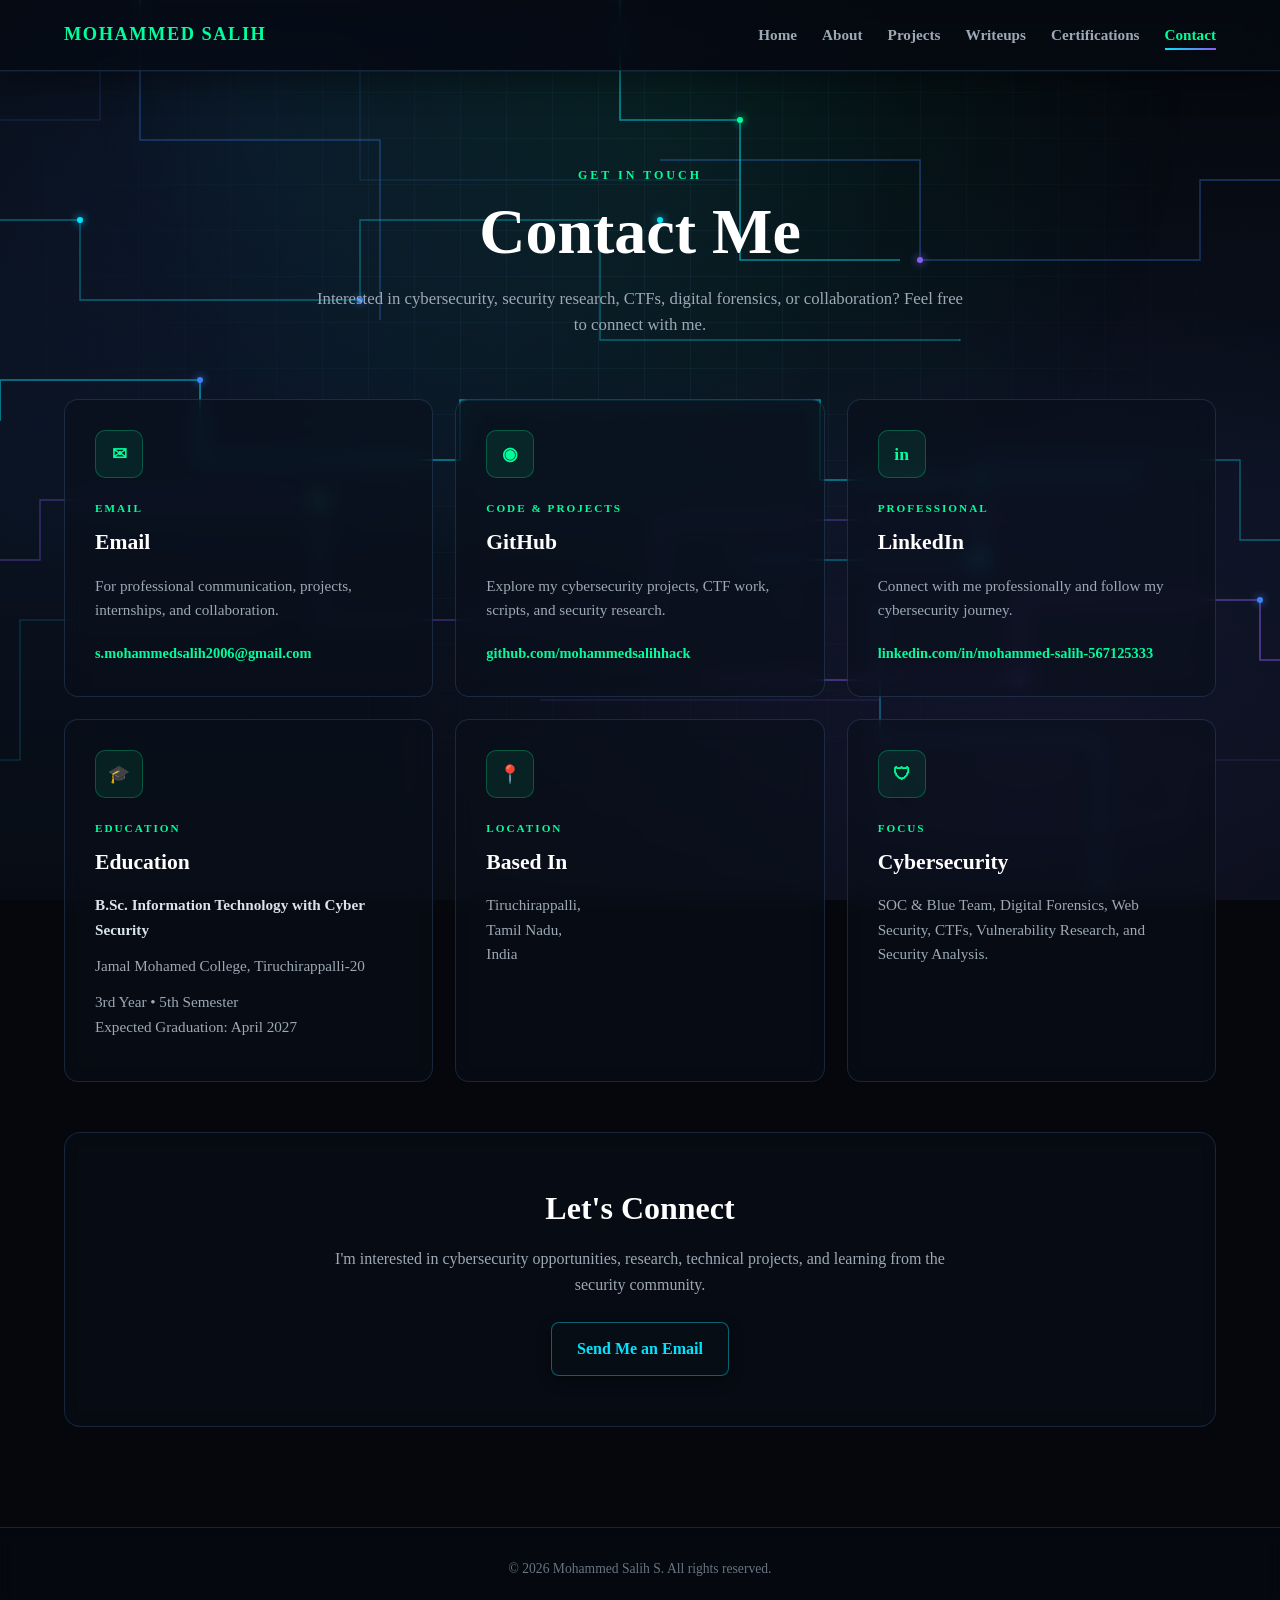
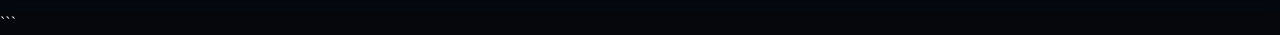
<file: public/contact.html>
<!DOCTYPE html>
<html lang="en">

<head>
    <meta charset="UTF-8">
    <meta name="viewport" content="width=device-width, initial-scale=1.0">

    <title>Contact | Mohammed Salih</title>

    <meta name="description"
        content="Contact Mohammed Salih, B.Sc. Information Technology with Cyber Security student at Jamal Mohamed College, Tiruchirappalli.">

    <link rel="stylesheet" href="style.css">
</head>

<body>
<div class="cyber-circuit-bg" aria-hidden="true">
<svg viewBox="0 0 1600 900" preserveAspectRatio="xMidYMid slice" xmlns="http://www.w3.org/2000/svg">
    <g class="layer-back desktop-only">
        <path class="circuit-trace layer-back" d="M0,120 H260 V60 H520 V180 H900" stroke="#3b82f6"/>
        <path class="circuit-trace layer-back" d="M1600,760 H1340 V820 H1040 V700 H700" stroke="#8b5cf6"/>
        <path class="circuit-trace layer-back" d="M0,760 H180 V620 H420" stroke="#00e5ff"/>
    </g>

    <g class="layer-mid">
        <path class="circuit-trace layer-mid" d="M-20,220 H240 V300 H520 V220 H760 V340 H1120" stroke="#00e5ff"/>
        <path class="circuit-trace layer-mid" d="M1620,180 H1360 V260 H1080 V160 H820" stroke="#3b82f6"/>
        <path class="circuit-trace layer-mid" d="M-20,560 H200 V500 H480 V620 H820 V520 H1180" stroke="#8b5cf6"/>
        <path class="circuit-trace layer-mid" d="M1620,540 H1400 V460 H1140 V560 H900" stroke="#00e5ff"/>
        <path class="circuit-trace layer-mid" d="M300,-20 V140 H540 V320" stroke="#3b82f6"/>
        <path class="circuit-trace layer-mid" d="M1260,920 V740 H1040 V600" stroke="#00e5ff"/>
    </g>

    <g class="layer-front">
        <path class="circuit-trace layer-front" d="M-20,420 H160 V380 H360 V460 H620 V400 H980 V480 H1300" stroke="#00e5ff"/>
        <path class="circuit-trace layer-front" d="M1620,660 H1420 V600 H1180 V680 H860" stroke="#8b5cf6"/>
        <path class="circuit-trace layer-front" d="M780,-20 V120 H900 V260 H1060" stroke="#00e5ff"/>
    </g>

    <path class="circuit-pulse p1" d="M-20,220 H240 V300 H520 V220 H760 V340 H1120" pathLength="1000" stroke-dasharray="60 940"/>
    <path class="circuit-pulse p2" d="M1620,180 H1360 V260 H1080 V160 H820" pathLength="1000" stroke-dasharray="50 950"/>
    <path class="circuit-pulse p3" d="M-20,560 H200 V500 H480 V620 H820 V520 H1180" pathLength="1000" stroke-dasharray="45 955"/>
    <path class="circuit-pulse p4" d="M1620,540 H1400 V460 H1140 V560 H900" pathLength="1000" stroke-dasharray="55 945"/>
    <path class="circuit-pulse p5" d="M-20,420 H160 V380 H360 V460 H620 V400 H980 V480 H1300" pathLength="1000" stroke-dasharray="40 960"/>
    <path class="circuit-pulse p6" d="M1620,660 H1420 V600 H1180 V680 H860" pathLength="1000" stroke-dasharray="50 950"/>
    <path class="circuit-pulse p7" d="M780,-20 V120 H900 V260 H1060" pathLength="1000" stroke-dasharray="35 965"/>
    <path class="circuit-pulse p8" d="M300,-20 V140 H540 V320" pathLength="1000" stroke-dasharray="35 965"/>

    <g class="circuit-node n1"><circle cx="240" cy="220" r="3"/></g>
    <g class="circuit-node n2"><circle cx="520" cy="300" r="3"/></g>
    <g class="circuit-node n3"><circle cx="1080" cy="260" r="3"/></g>
    <g class="circuit-node n4"><circle cx="480" cy="500" r="3"/></g>
    <g class="circuit-node n1"><circle cx="1140" cy="560" r="3"/></g>
    <g class="circuit-node n2"><circle cx="360" cy="380" r="3"/></g>
    <g class="circuit-node n3"><circle cx="1180" cy="680" r="3"/></g>
    <g class="circuit-node n4"><circle cx="900" cy="120" r="3"/></g>
    <g class="circuit-node n1"><circle cx="820" cy="220" r="3"/></g>
    <g class="circuit-node n2"><circle cx="1420" cy="600" r="3"/></g>
</svg>
</div>


    <!-- Navigation -->
    <nav class="navbar">
        <div class="container nav-container">

            <a href="index.html" class="logo">
                MOHAMMED SALIH
            </a>

            <ul class="nav-links">
                <li><a href="index.html">Home</a></li>
                <li><a href="about.html">About</a></li>
                <li><a href="projects.html">Projects</a></li>
                <li><a href="writeups.html">Writeups</a></li>
                <li><a href="certifications.html">Certifications</a></li>
                <li><a href="contact.html" class="active">Contact</a></li>
            </ul>

        </div>
    </nav>


    <!-- Main Content -->
    <main>

        <section class="contact-section">

            <div class="container">

                <!-- Section Title -->
                <div class="section-title">

                    <span class="section-tag">
                        GET IN TOUCH
                    </span>

                    <h1>
                        Contact Me
                    </h1>

                    <p>
                        Interested in cybersecurity, security research,
                        CTFs, digital forensics, or collaboration?
                        Feel free to connect with me.
                    </p>

                </div>


                <!-- Contact Cards -->
                <div class="contact-grid">


                    <!-- Email -->
                    <div class="contact-card">

                        <div class="contact-icon">
                            ✉
                        </div>

                        <span class="contact-label">
                            EMAIL
                        </span>

                        <h2>
                            Email
                        </h2>

                        <p>
                            For professional communication,
                            projects, internships, and collaboration.
                        </p>

                        <a href="mailto:s.mohammedsalih2006@gmail.com"
                            class="contact-link">

                            s.mohammedsalih2006@gmail.com

                        </a>

                    </div>


                    <!-- GitHub -->
                    <div class="contact-card">

                        <div class="contact-icon">
                            ◉
                        </div>

                        <span class="contact-label">
                            CODE &amp; PROJECTS
                        </span>

                        <h2>
                            GitHub
                        </h2>

                        <p>
                            Explore my cybersecurity projects,
                            CTF work, scripts, and security research.
                        </p>

                        <a href="https://github.com/mohammedsalihhack"
                            target="_blank"
                            rel="noopener noreferrer"
                            class="contact-link">

                            github.com/mohammedsalihhack

                        </a>

                    </div>


                    <!-- LinkedIn -->
                    <div class="contact-card">

                        <div class="contact-icon">
                            in
                        </div>

                        <span class="contact-label">
                            PROFESSIONAL
                        </span>

                        <h2>
                            LinkedIn
                        </h2>

                        <p>
                            Connect with me professionally and
                            follow my cybersecurity journey.
                        </p>

                        <a href="https://www.linkedin.com/in/mohammed-salih-567125333"
                            target="_blank"
                            rel="noopener noreferrer"
                            class="contact-link">

                            linkedin.com/in/mohammed-salih-567125333

                        </a>

                    </div>


                    <!-- Education -->
                    <div class="contact-card">

                        <div class="contact-icon">
                            🎓
                        </div>

                        <span class="contact-label">
                            EDUCATION
                        </span>

                        <h2>
                            Education
                        </h2>

                        <p>
                            <strong>
                                B.Sc. Information Technology
                                with Cyber Security
                            </strong>
                        </p>

                        <p>
                            Jamal Mohamed College,
                            Tiruchirappalli-20
                        </p>

                        <p>
                            3rd Year • 5th Semester<br>
                            Expected Graduation: April 2027
                        </p>

                    </div>


                    <!-- Location -->
                    <div class="contact-card">

                        <div class="contact-icon">
                            📍
                        </div>

                        <span class="contact-label">
                            LOCATION
                        </span>

                        <h2>
                            Based In
                        </h2>

                        <p>
                            Tiruchirappalli,<br>
                            Tamil Nadu,<br>
                            India
                        </p>

                    </div>


                    <!-- Cybersecurity Focus -->
                    <div class="contact-card">

                        <div class="contact-icon">
                            🛡
                        </div>

                        <span class="contact-label">
                            FOCUS
                        </span>

                        <h2>
                            Cybersecurity
                        </h2>

                        <p>
                            SOC &amp; Blue Team, Digital Forensics,
                            Web Security, CTFs, Vulnerability Research,
                            and Security Analysis.
                        </p>

                    </div>

                </div>


                <!-- Professional CTA -->
                <div class="contact-cta">

                    <h2>
                        Let's Connect
                    </h2>

                    <p>
                        I'm interested in cybersecurity opportunities,
                        research, technical projects, and learning
                        from the security community.
                    </p>

                    <a href="mailto:s.mohammedsalih2006@gmail.com"
                        class="btn">

                        Send Me an Email

                    </a>

                </div>

            </div>

        </section>

    </main>


    <!-- Footer -->
    <footer>

        <div class="container">

            <p>
                © 2026 Mohammed Salih S. All rights reserved.
            </p>

        </div>

    </footer>

</body>

</html>
```
</file>
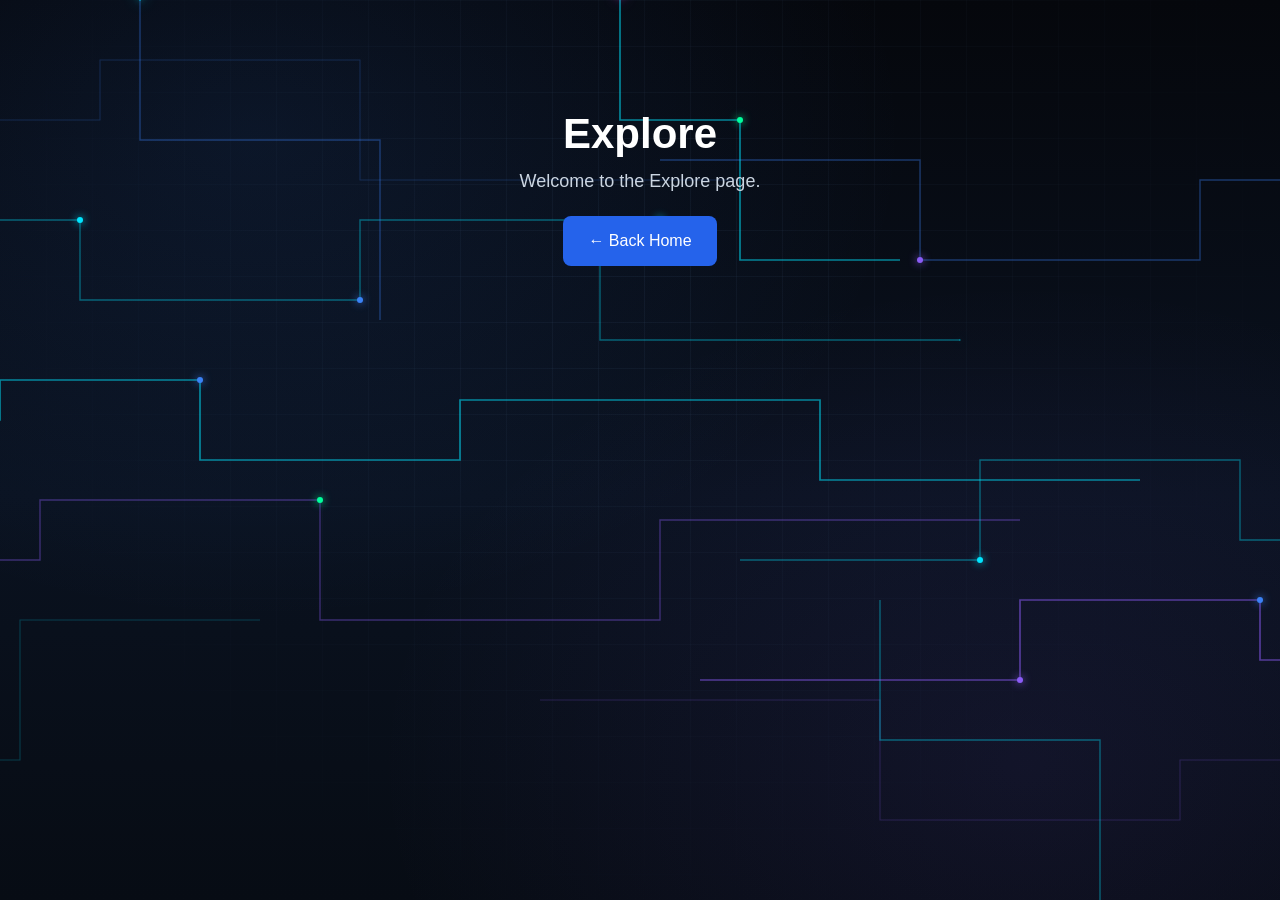
<file: public/explore.html>
<!DOCTYPE html>
<html lang="en">
<head>
    <meta charset="UTF-8">
    <meta name="viewport" content="width=device-width, initial-scale=1.0">
    <title>Explore</title>

    <link rel="stylesheet" href="style.css">

    <style>
        body {
            margin: 0;
            font-family: Arial, sans-serif;
            background: #111827;
            color: white;
            text-align: center;
        }

        .container {
            padding: 100px 20px;
        }

        h1 {
            font-size: 42px;
        }

        p {
            color: #cbd5e1;
            font-size: 18px;
        }

        a {
            display: inline-block;
            margin-top: 20px;
            padding: 12px 25px;
            background: #2563eb;
            color: white;
            text-decoration: none;
            border-radius: 8px;
        }
    </style>
</head>

<body>
<div class="cyber-circuit-bg" aria-hidden="true">
<svg viewBox="0 0 1600 900" preserveAspectRatio="xMidYMid slice" xmlns="http://www.w3.org/2000/svg">
    <g class="layer-back desktop-only">
        <path class="circuit-trace layer-back" d="M0,120 H260 V60 H520 V180 H900" stroke="#3b82f6"/>
        <path class="circuit-trace layer-back" d="M1600,760 H1340 V820 H1040 V700 H700" stroke="#8b5cf6"/>
        <path class="circuit-trace layer-back" d="M0,760 H180 V620 H420" stroke="#00e5ff"/>
    </g>

    <g class="layer-mid">
        <path class="circuit-trace layer-mid" d="M-20,220 H240 V300 H520 V220 H760 V340 H1120" stroke="#00e5ff"/>
        <path class="circuit-trace layer-mid" d="M1620,180 H1360 V260 H1080 V160 H820" stroke="#3b82f6"/>
        <path class="circuit-trace layer-mid" d="M-20,560 H200 V500 H480 V620 H820 V520 H1180" stroke="#8b5cf6"/>
        <path class="circuit-trace layer-mid" d="M1620,540 H1400 V460 H1140 V560 H900" stroke="#00e5ff"/>
        <path class="circuit-trace layer-mid" d="M300,-20 V140 H540 V320" stroke="#3b82f6"/>
        <path class="circuit-trace layer-mid" d="M1260,920 V740 H1040 V600" stroke="#00e5ff"/>
    </g>

    <g class="layer-front">
        <path class="circuit-trace layer-front" d="M-20,420 H160 V380 H360 V460 H620 V400 H980 V480 H1300" stroke="#00e5ff"/>
        <path class="circuit-trace layer-front" d="M1620,660 H1420 V600 H1180 V680 H860" stroke="#8b5cf6"/>
        <path class="circuit-trace layer-front" d="M780,-20 V120 H900 V260 H1060" stroke="#00e5ff"/>
    </g>

    <path class="circuit-pulse p1" d="M-20,220 H240 V300 H520 V220 H760 V340 H1120" pathLength="1000" stroke-dasharray="60 940"/>
    <path class="circuit-pulse p2" d="M1620,180 H1360 V260 H1080 V160 H820" pathLength="1000" stroke-dasharray="50 950"/>
    <path class="circuit-pulse p3" d="M-20,560 H200 V500 H480 V620 H820 V520 H1180" pathLength="1000" stroke-dasharray="45 955"/>
    <path class="circuit-pulse p4" d="M1620,540 H1400 V460 H1140 V560 H900" pathLength="1000" stroke-dasharray="55 945"/>
    <path class="circuit-pulse p5" d="M-20,420 H160 V380 H360 V460 H620 V400 H980 V480 H1300" pathLength="1000" stroke-dasharray="40 960"/>
    <path class="circuit-pulse p6" d="M1620,660 H1420 V600 H1180 V680 H860" pathLength="1000" stroke-dasharray="50 950"/>
    <path class="circuit-pulse p7" d="M780,-20 V120 H900 V260 H1060" pathLength="1000" stroke-dasharray="35 965"/>
    <path class="circuit-pulse p8" d="M300,-20 V140 H540 V320" pathLength="1000" stroke-dasharray="35 965"/>

    <g class="circuit-node n1"><circle cx="240" cy="220" r="3"/></g>
    <g class="circuit-node n2"><circle cx="520" cy="300" r="3"/></g>
    <g class="circuit-node n3"><circle cx="1080" cy="260" r="3"/></g>
    <g class="circuit-node n4"><circle cx="480" cy="500" r="3"/></g>
    <g class="circuit-node n1"><circle cx="1140" cy="560" r="3"/></g>
    <g class="circuit-node n2"><circle cx="360" cy="380" r="3"/></g>
    <g class="circuit-node n3"><circle cx="1180" cy="680" r="3"/></g>
    <g class="circuit-node n4"><circle cx="900" cy="120" r="3"/></g>
    <g class="circuit-node n1"><circle cx="820" cy="220" r="3"/></g>
    <g class="circuit-node n2"><circle cx="1420" cy="600" r="3"/></g>
</svg>
</div>


    <div class="container">
        <h1>Explore</h1>

        <p>
            Welcome to the Explore page.
        </p>

        <a href="index.html">← Back Home</a>
    </div>

</body>
</html>
</file>
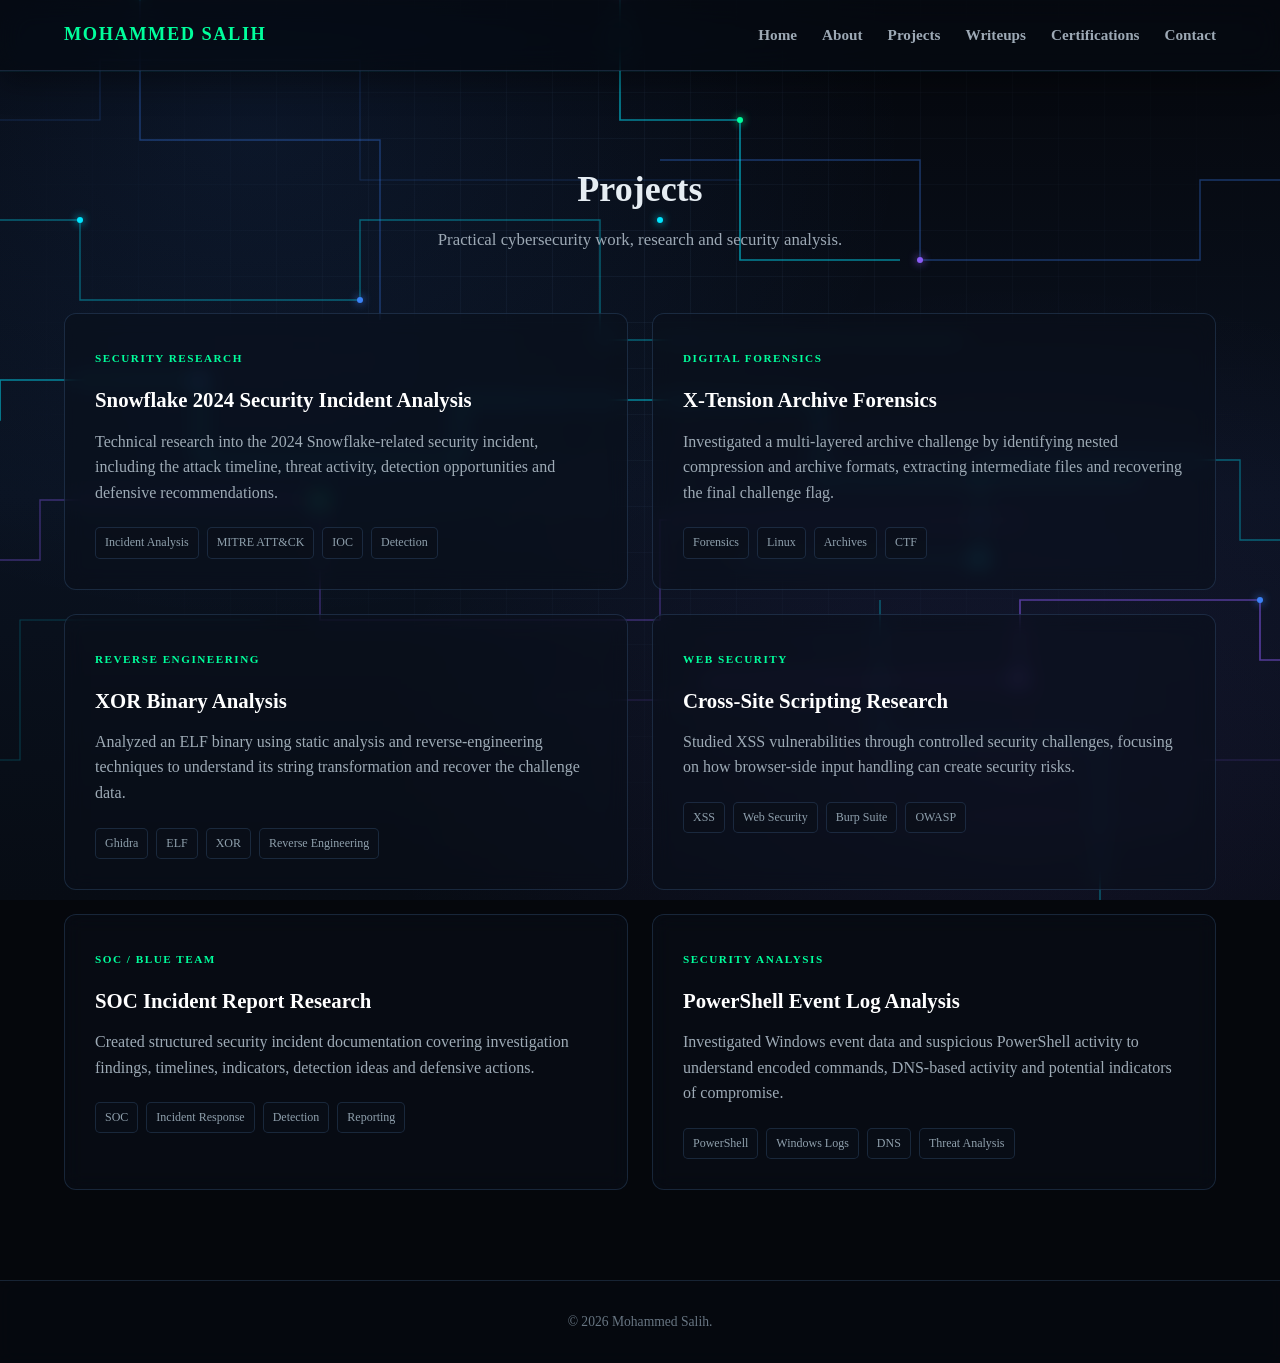
<file: public/projects.html>
<!DOCTYPE html>
<html lang="en">
<head>
    <meta charset="UTF-8">
    <meta name="viewport" content="width=device-width, initial-scale=1.0">

    <title>Projects | Mohammed Salih</title>

    <meta name="description"
          content="Cybersecurity projects and practical security research by Mohammed Salih.">

    <link rel="stylesheet" href="style.css">
</head>

<body>
<div class="cyber-circuit-bg" aria-hidden="true">
<svg viewBox="0 0 1600 900" preserveAspectRatio="xMidYMid slice" xmlns="http://www.w3.org/2000/svg">
    <g class="layer-back desktop-only">
        <path class="circuit-trace layer-back" d="M0,120 H260 V60 H520 V180 H900" stroke="#3b82f6"/>
        <path class="circuit-trace layer-back" d="M1600,760 H1340 V820 H1040 V700 H700" stroke="#8b5cf6"/>
        <path class="circuit-trace layer-back" d="M0,760 H180 V620 H420" stroke="#00e5ff"/>
    </g>

    <g class="layer-mid">
        <path class="circuit-trace layer-mid" d="M-20,220 H240 V300 H520 V220 H760 V340 H1120" stroke="#00e5ff"/>
        <path class="circuit-trace layer-mid" d="M1620,180 H1360 V260 H1080 V160 H820" stroke="#3b82f6"/>
        <path class="circuit-trace layer-mid" d="M-20,560 H200 V500 H480 V620 H820 V520 H1180" stroke="#8b5cf6"/>
        <path class="circuit-trace layer-mid" d="M1620,540 H1400 V460 H1140 V560 H900" stroke="#00e5ff"/>
        <path class="circuit-trace layer-mid" d="M300,-20 V140 H540 V320" stroke="#3b82f6"/>
        <path class="circuit-trace layer-mid" d="M1260,920 V740 H1040 V600" stroke="#00e5ff"/>
    </g>

    <g class="layer-front">
        <path class="circuit-trace layer-front" d="M-20,420 H160 V380 H360 V460 H620 V400 H980 V480 H1300" stroke="#00e5ff"/>
        <path class="circuit-trace layer-front" d="M1620,660 H1420 V600 H1180 V680 H860" stroke="#8b5cf6"/>
        <path class="circuit-trace layer-front" d="M780,-20 V120 H900 V260 H1060" stroke="#00e5ff"/>
    </g>

    <path class="circuit-pulse p1" d="M-20,220 H240 V300 H520 V220 H760 V340 H1120" pathLength="1000" stroke-dasharray="60 940"/>
    <path class="circuit-pulse p2" d="M1620,180 H1360 V260 H1080 V160 H820" pathLength="1000" stroke-dasharray="50 950"/>
    <path class="circuit-pulse p3" d="M-20,560 H200 V500 H480 V620 H820 V520 H1180" pathLength="1000" stroke-dasharray="45 955"/>
    <path class="circuit-pulse p4" d="M1620,540 H1400 V460 H1140 V560 H900" pathLength="1000" stroke-dasharray="55 945"/>
    <path class="circuit-pulse p5" d="M-20,420 H160 V380 H360 V460 H620 V400 H980 V480 H1300" pathLength="1000" stroke-dasharray="40 960"/>
    <path class="circuit-pulse p6" d="M1620,660 H1420 V600 H1180 V680 H860" pathLength="1000" stroke-dasharray="50 950"/>
    <path class="circuit-pulse p7" d="M780,-20 V120 H900 V260 H1060" pathLength="1000" stroke-dasharray="35 965"/>
    <path class="circuit-pulse p8" d="M300,-20 V140 H540 V320" pathLength="1000" stroke-dasharray="35 965"/>

    <g class="circuit-node n1"><circle cx="240" cy="220" r="3"/></g>
    <g class="circuit-node n2"><circle cx="520" cy="300" r="3"/></g>
    <g class="circuit-node n3"><circle cx="1080" cy="260" r="3"/></g>
    <g class="circuit-node n4"><circle cx="480" cy="500" r="3"/></g>
    <g class="circuit-node n1"><circle cx="1140" cy="560" r="3"/></g>
    <g class="circuit-node n2"><circle cx="360" cy="380" r="3"/></g>
    <g class="circuit-node n3"><circle cx="1180" cy="680" r="3"/></g>
    <g class="circuit-node n4"><circle cx="900" cy="120" r="3"/></g>
    <g class="circuit-node n1"><circle cx="820" cy="220" r="3"/></g>
    <g class="circuit-node n2"><circle cx="1420" cy="600" r="3"/></g>
</svg>
</div>


<nav class="navbar">
    <div class="container nav-container">

        <a href="index.html" class="logo">MOHAMMED SALIH</a>

        <ul class="nav-links">
            <li><a href="index.html">Home</a></li>
            <li><a href="about.html">About</a></li>
            <li><a href="projects.html">Projects</a></li>
            <li><a href="writeups.html">Writeups</a></li>
            <li><a href="certifications.html">Certifications</a></li>
            <li><a href="contact.html">Contact</a></li>
        </ul>

    </div>
</nav>


<main>

<section>

    <div class="container">

        <div class="section-title">
            <h2>Projects</h2>
            <p>
                Practical cybersecurity work, research and security analysis.
            </p>
        </div>


        <div class="project-grid">


            <!-- PROJECT 1 -->

            <article class="project-card">

                <span class="project-category">
                    SECURITY RESEARCH
                </span>

                <h3>
                    Snowflake 2024 Security Incident Analysis
                </h3>

                <p>
                    Technical research into the 2024 Snowflake-related
                    security incident, including the attack timeline,
                    threat activity, detection opportunities and
                    defensive recommendations.
                </p>

                <div class="project-tags">
                    <span>Incident Analysis</span>
                    <span>MITRE ATT&CK</span>
                    <span>IOC</span>
                    <span>Detection</span>
                </div>

            </article>


            <!-- PROJECT 2 -->

            <article class="project-card">

                <span class="project-category">
                    DIGITAL FORENSICS
                </span>

                <h3>
                    X-Tension Archive Forensics
                </h3>

                <p>
                    Investigated a multi-layered archive challenge by
                    identifying nested compression and archive formats,
                    extracting intermediate files and recovering the
                    final challenge flag.
                </p>

                <div class="project-tags">
                    <span>Forensics</span>
                    <span>Linux</span>
                    <span>Archives</span>
                    <span>CTF</span>
                </div>

            </article>


            <!-- PROJECT 3 -->

            <article class="project-card">

                <span class="project-category">
                    REVERSE ENGINEERING
                </span>

                <h3>
                    XOR Binary Analysis
                </h3>

                <p>
                    Analyzed an ELF binary using static analysis and
                    reverse-engineering techniques to understand its
                    string transformation and recover the challenge data.
                </p>

                <div class="project-tags">
                    <span>Ghidra</span>
                    <span>ELF</span>
                    <span>XOR</span>
                    <span>Reverse Engineering</span>
                </div>

            </article>


            <!-- PROJECT 4 -->

            <article class="project-card">

                <span class="project-category">
                    WEB SECURITY
                </span>

                <h3>
                    Cross-Site Scripting Research
                </h3>

                <p>
                    Studied XSS vulnerabilities through controlled
                    security challenges, focusing on how browser-side
                    input handling can create security risks.
                </p>

                <div class="project-tags">
                    <span>XSS</span>
                    <span>Web Security</span>
                    <span>Burp Suite</span>
                    <span>OWASP</span>
                </div>

            </article>


            <!-- PROJECT 5 -->

            <article class="project-card">

                <span class="project-category">
                    SOC / BLUE TEAM
                </span>

                <h3>
                    SOC Incident Report Research
                </h3>

                <p>
                    Created structured security incident documentation
                    covering investigation findings, timelines,
                    indicators, detection ideas and defensive actions.
                </p>

                <div class="project-tags">
                    <span>SOC</span>
                    <span>Incident Response</span>
                    <span>Detection</span>
                    <span>Reporting</span>
                </div>

            </article>


            <!-- PROJECT 6 -->

            <article class="project-card">

                <span class="project-category">
                    SECURITY ANALYSIS
                </span>

                <h3>
                    PowerShell Event Log Analysis
                </h3>

                <p>
                    Investigated Windows event data and suspicious
                    PowerShell activity to understand encoded commands,
                    DNS-based activity and potential indicators of
                    compromise.
                </p>

                <div class="project-tags">
                    <span>PowerShell</span>
                    <span>Windows Logs</span>
                    <span>DNS</span>
                    <span>Threat Analysis</span>
                </div>

            </article>


        </div>

    </div>

</section>

</main>


<footer>
    <div class="container">
        <p>
            © 2026 Mohammed Salih.
        </p>
    </div>
</footer>

</body>
</html>
</file>
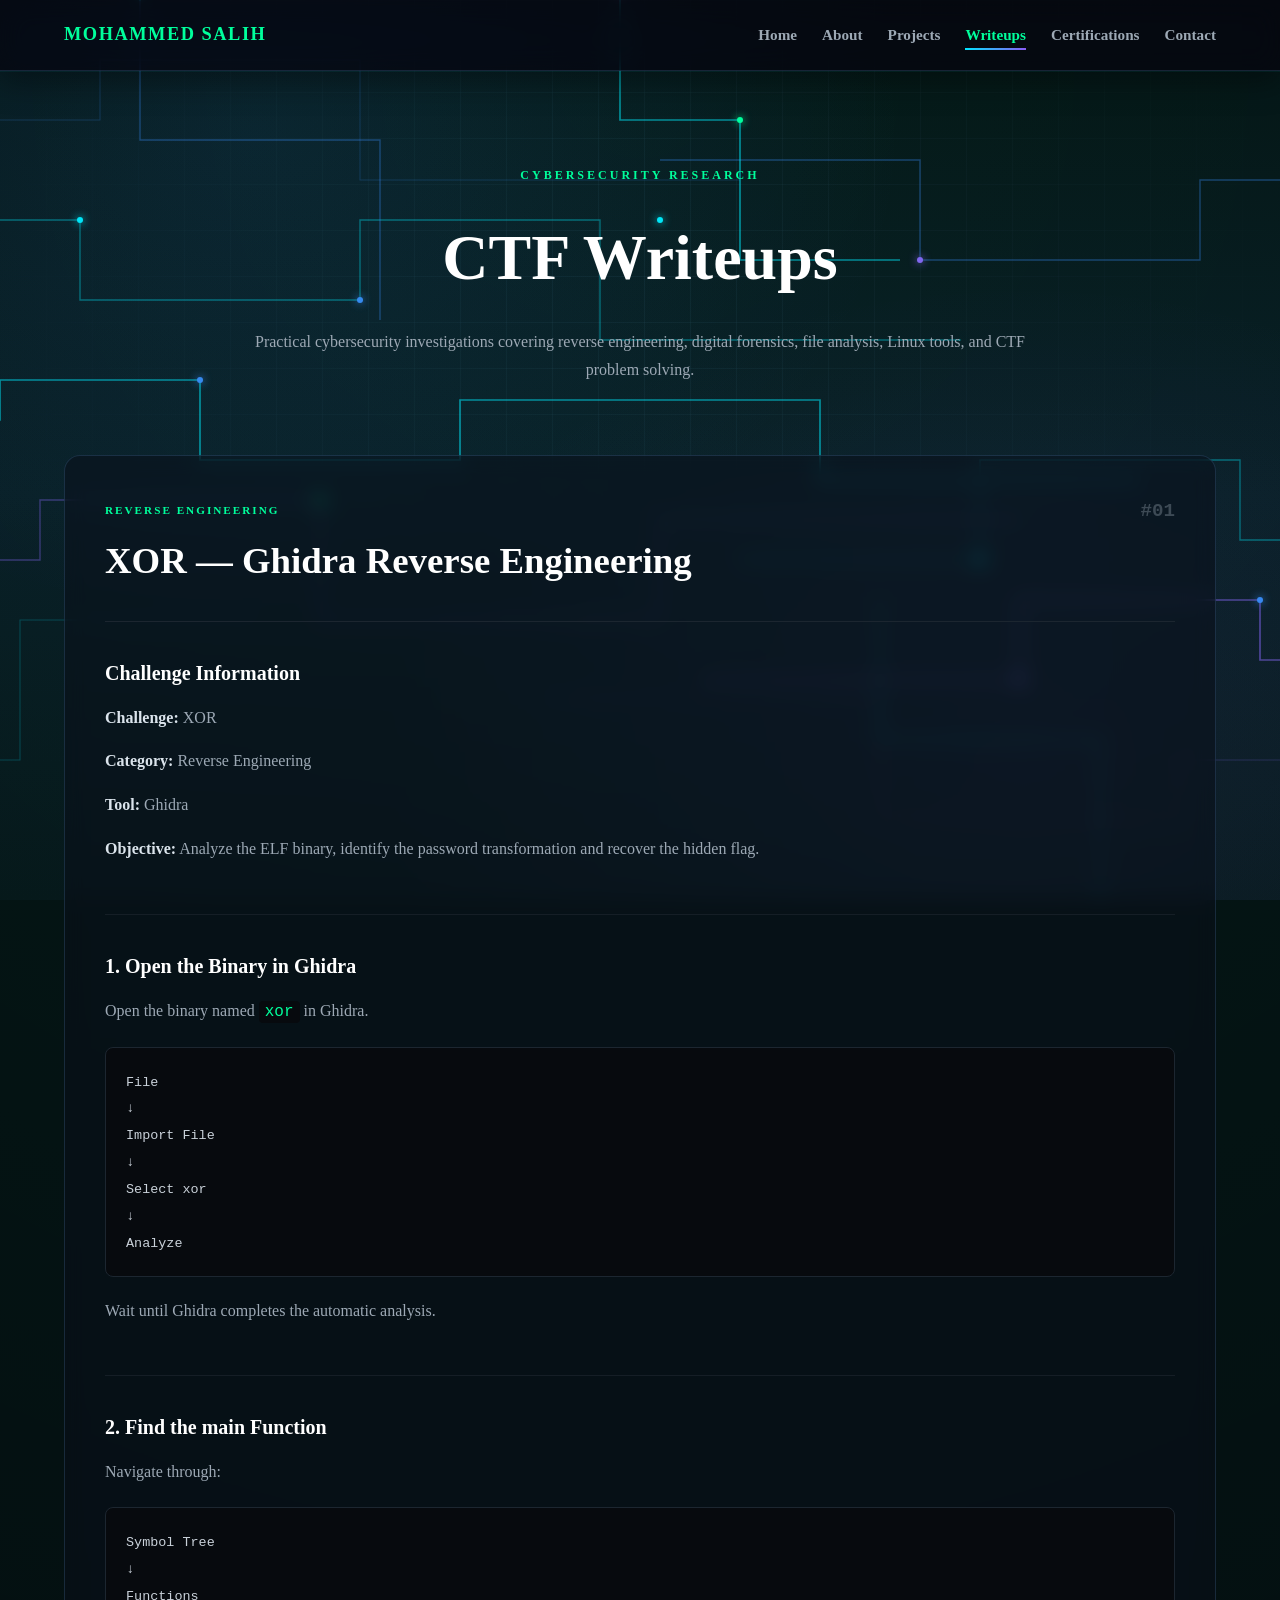
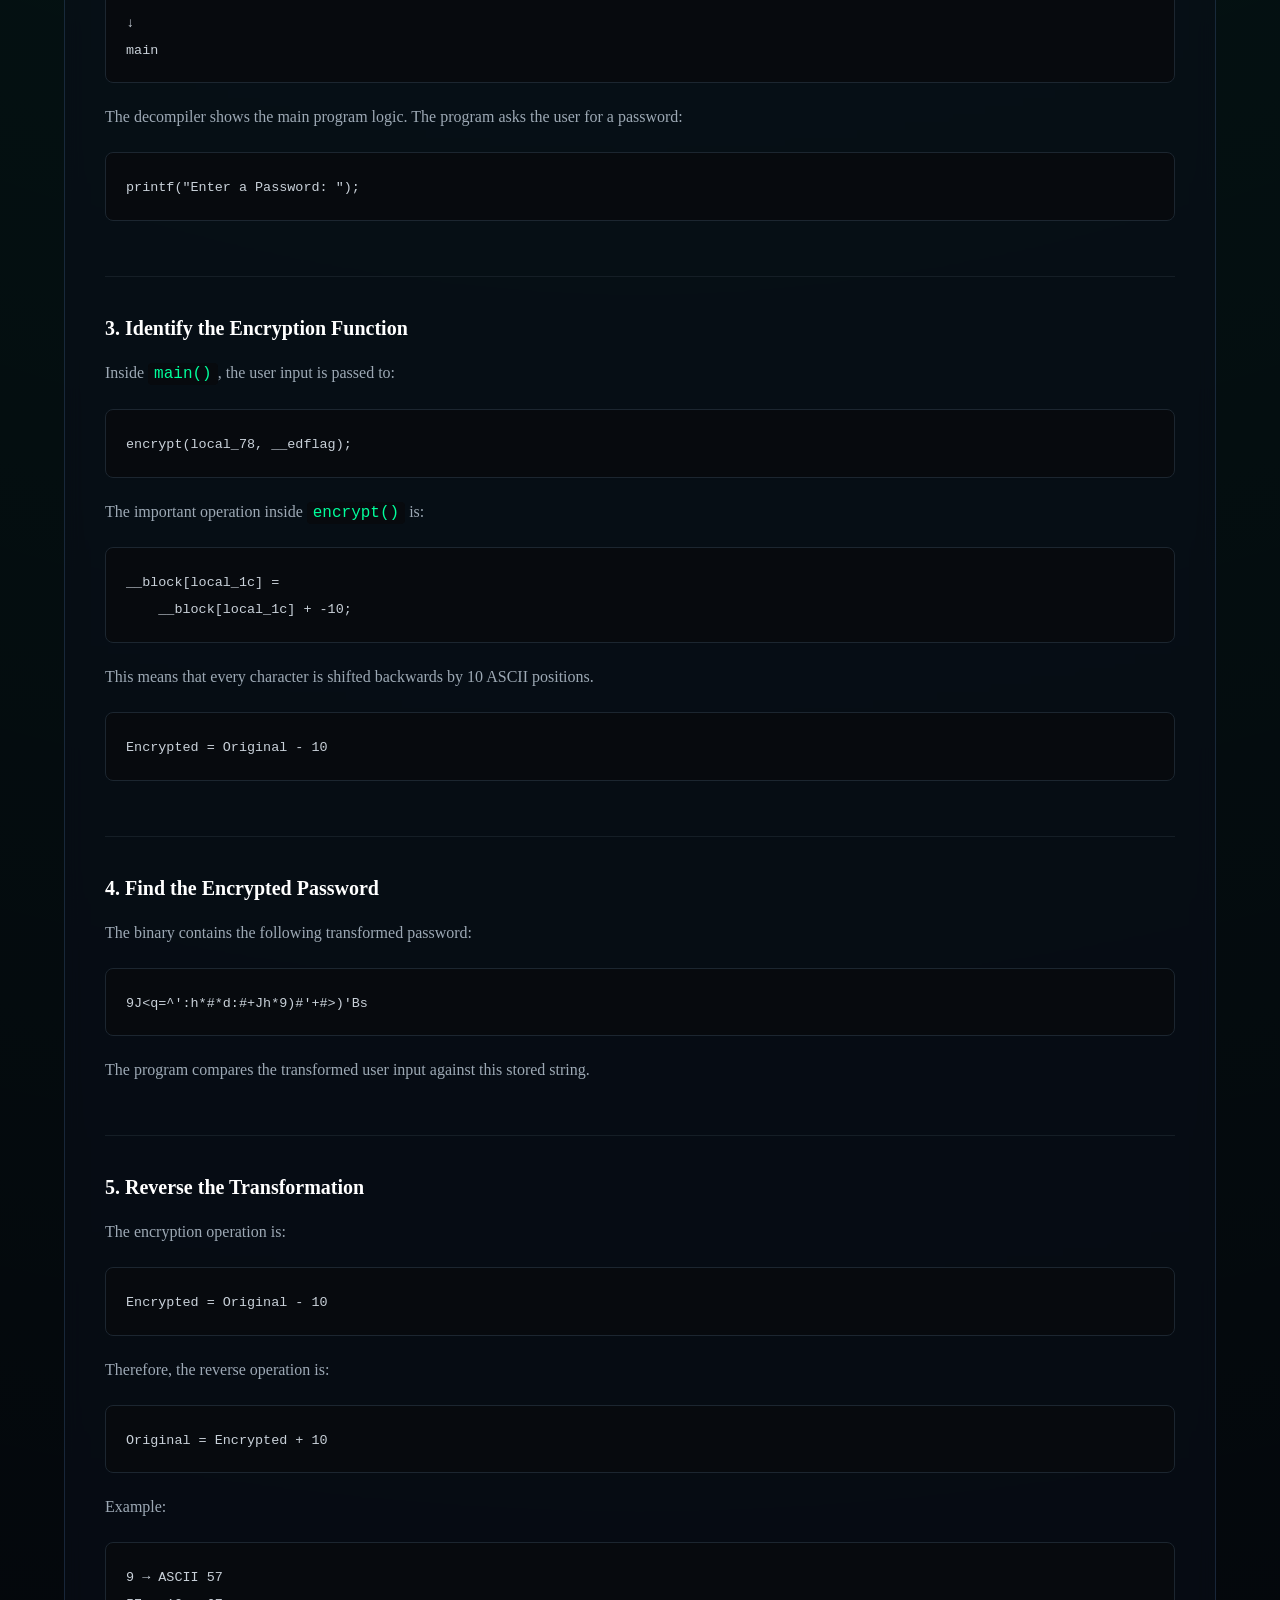
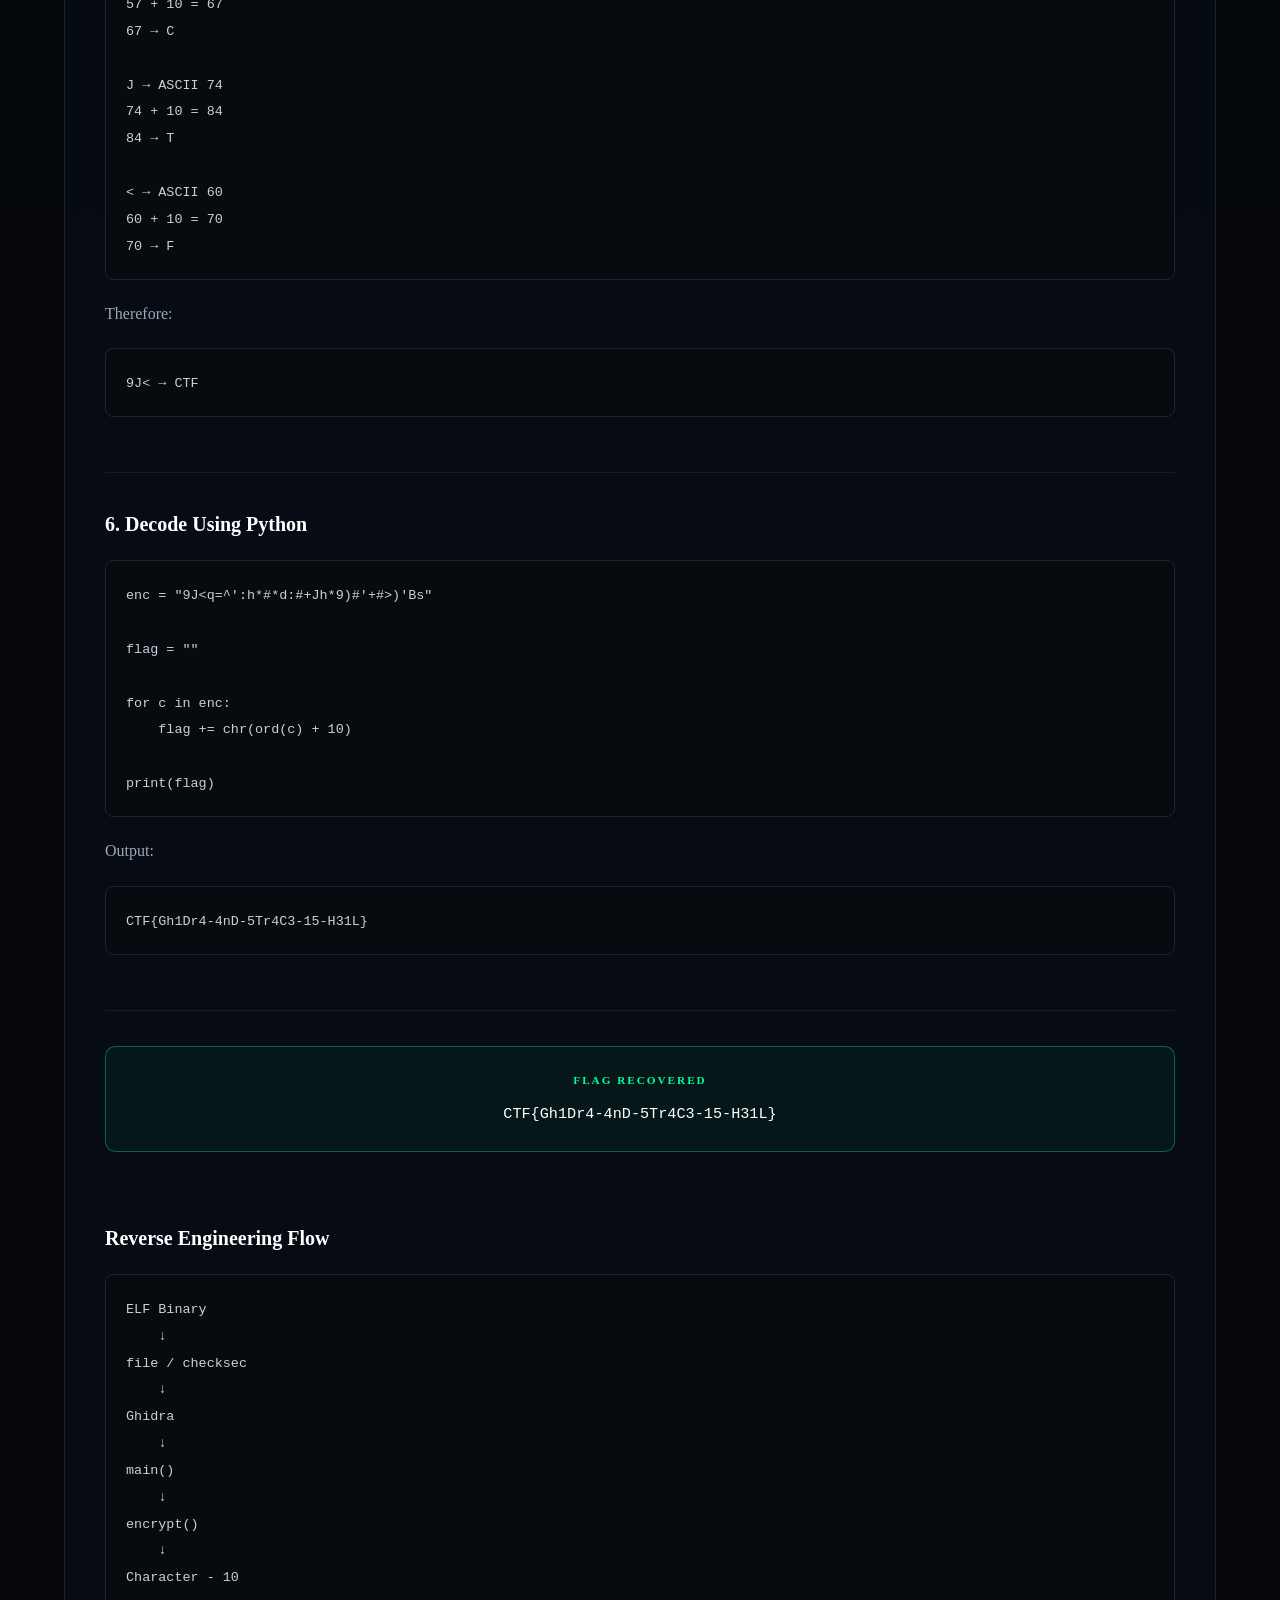
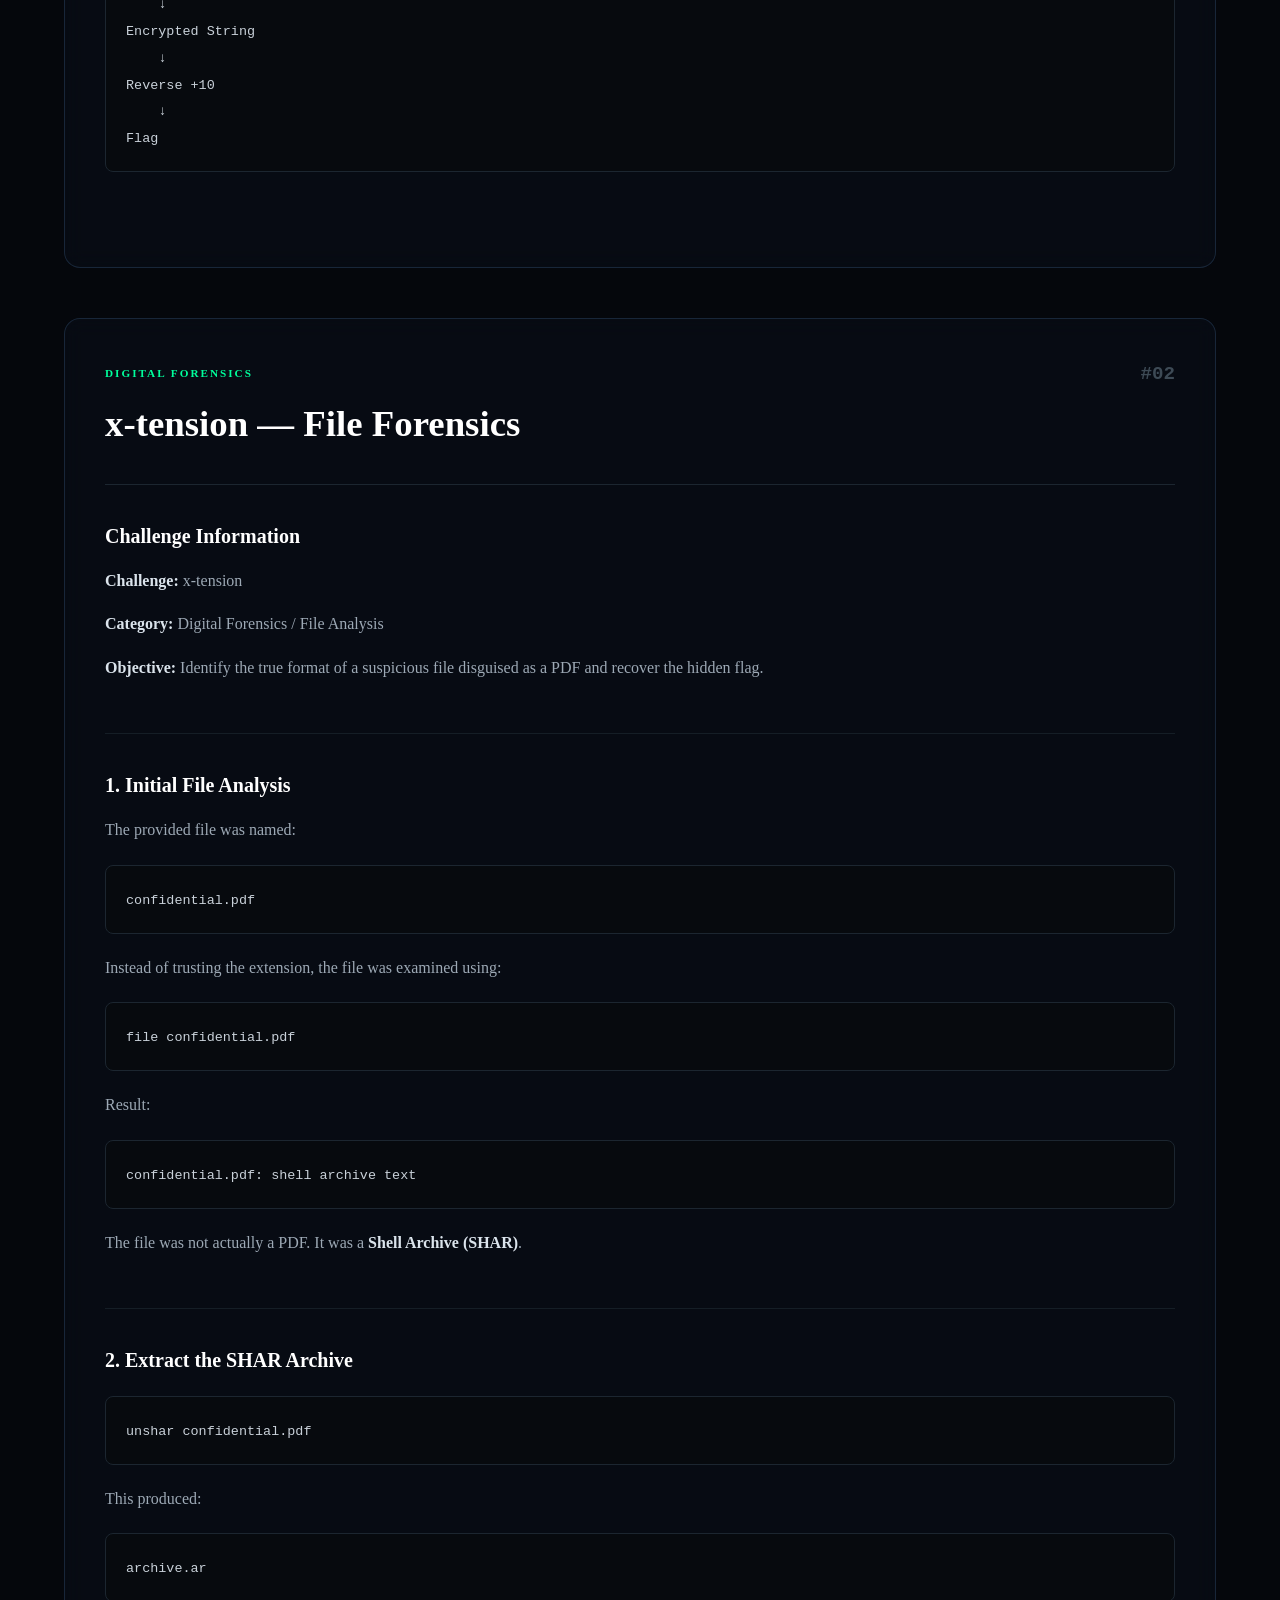
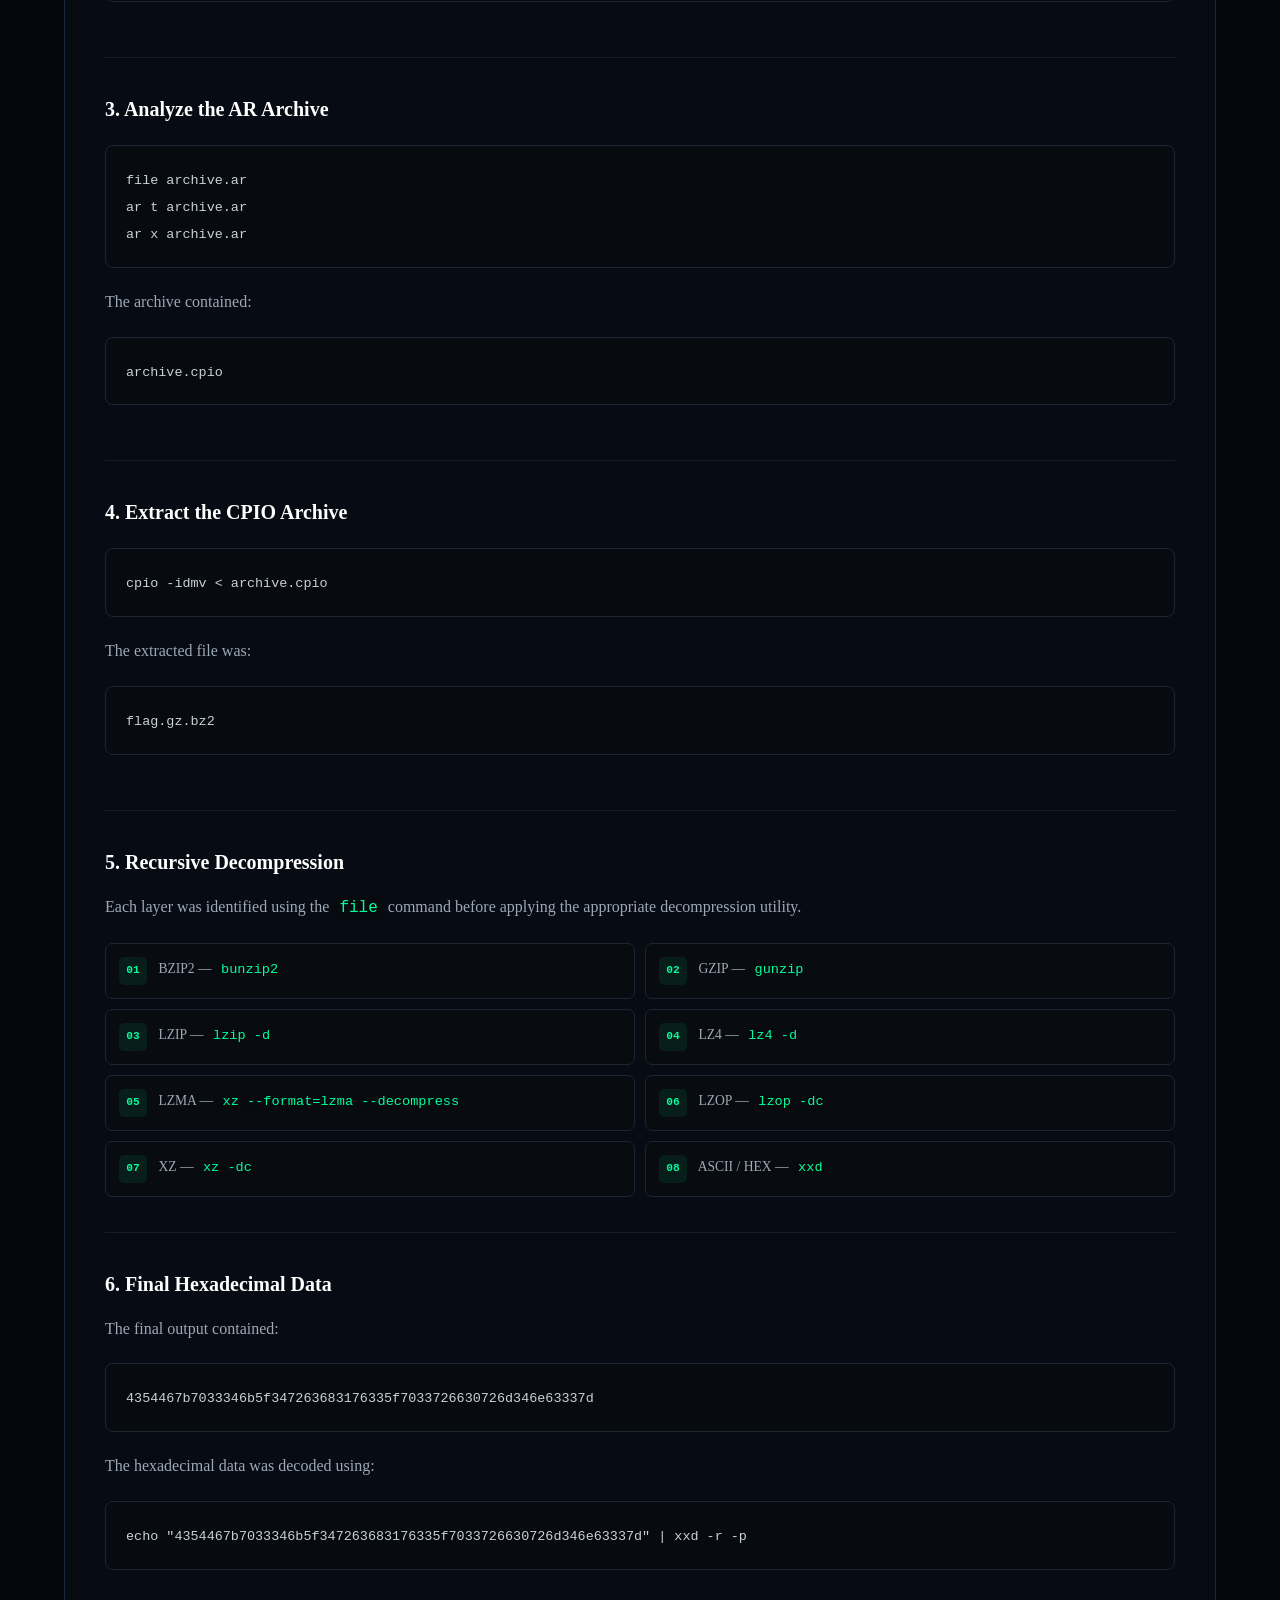
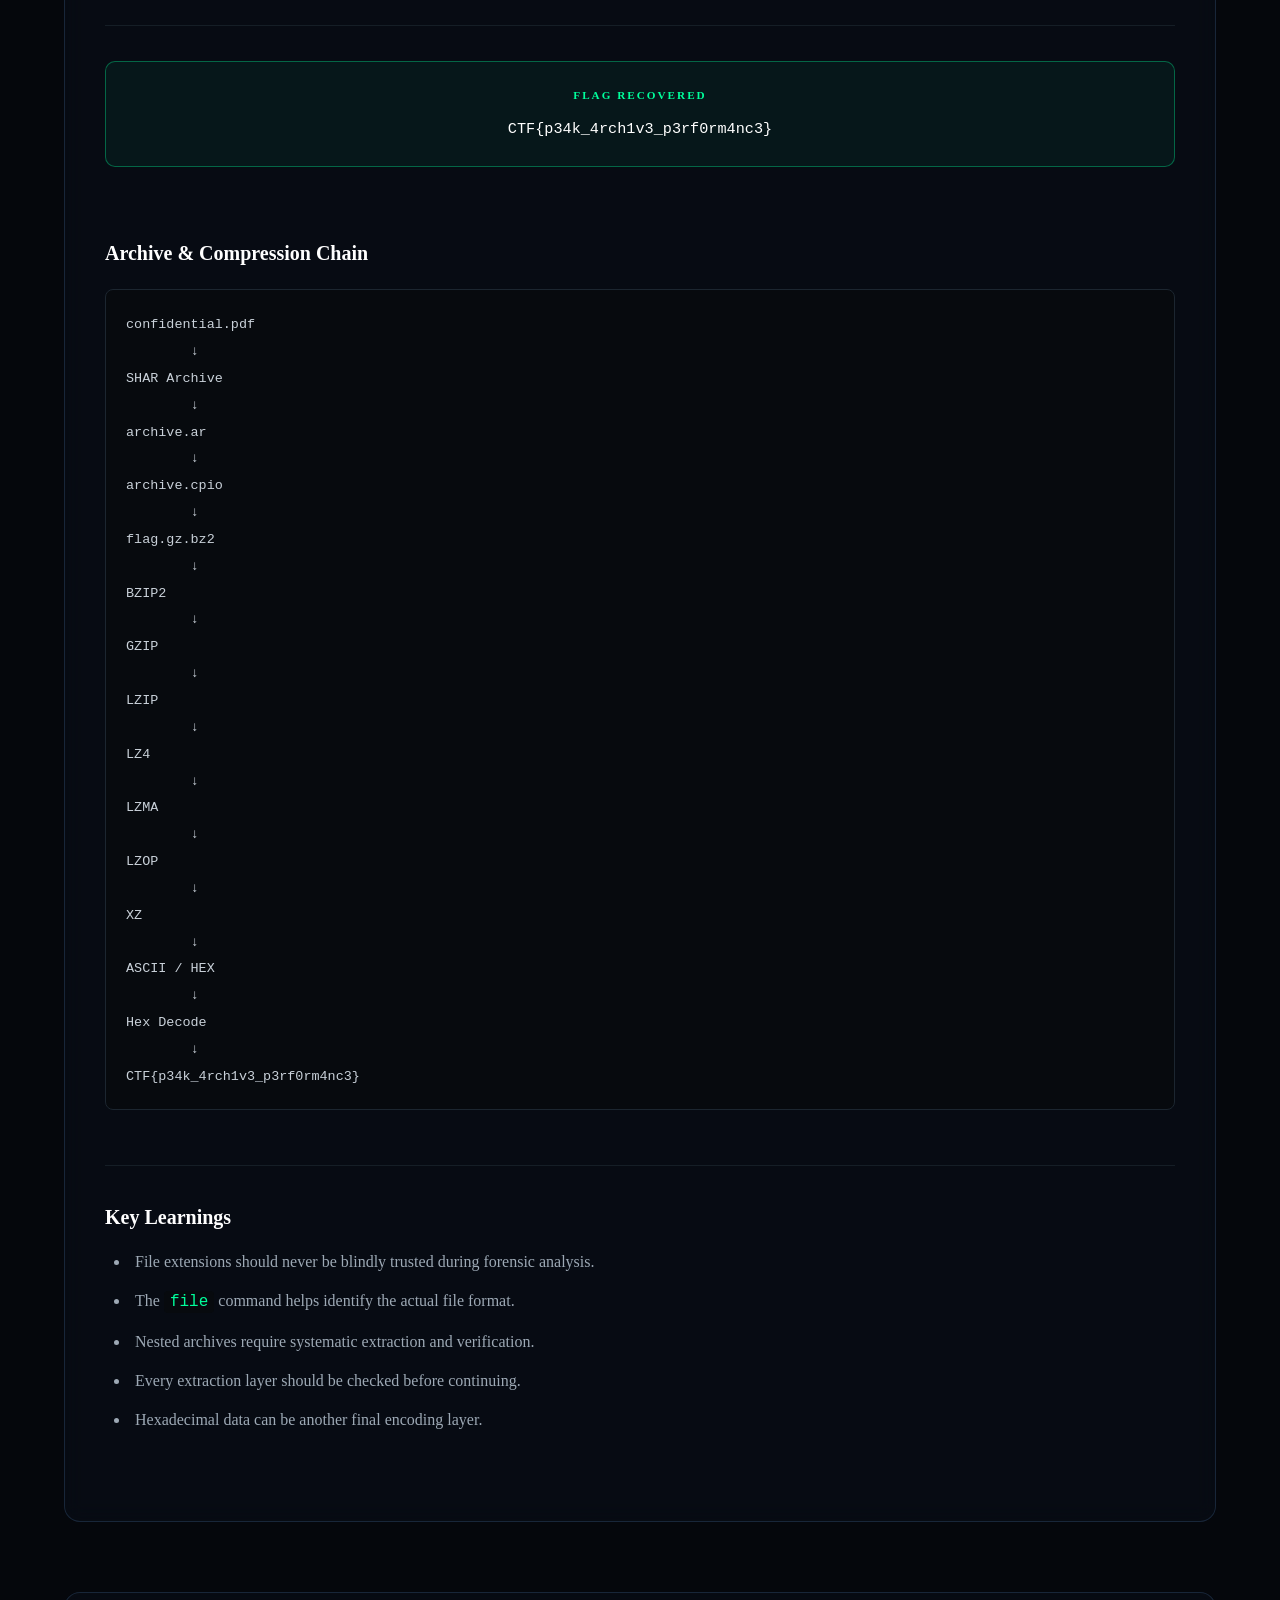
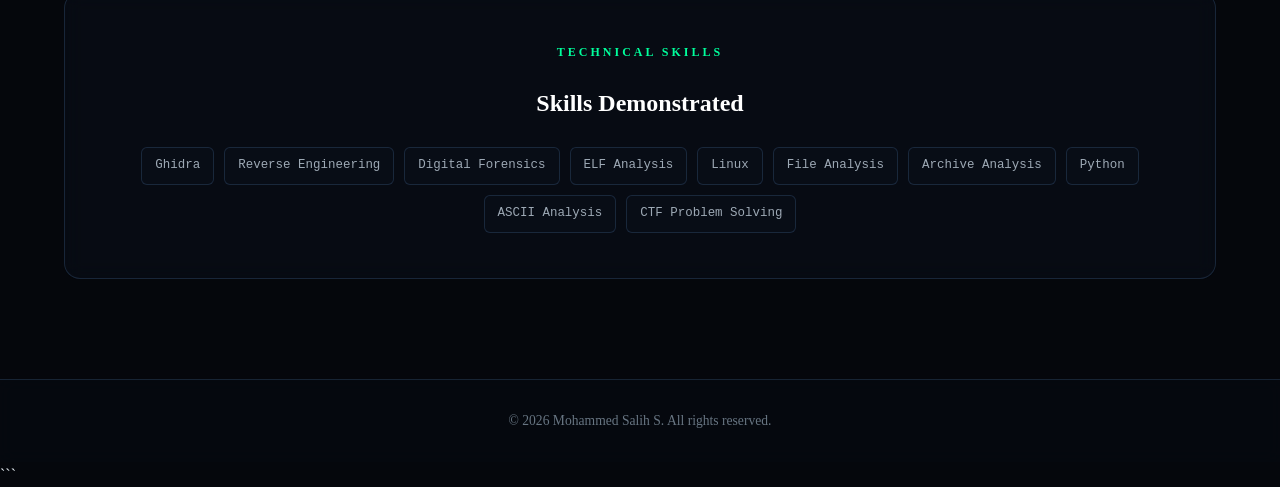
<file: public/writeups.html>
<!DOCTYPE html>
<html lang="en">

<head>
    <meta charset="UTF-8">
    <meta name="viewport" content="width=device-width, initial-scale=1.0">

    <title>Writeups | Mohammed Salih</title>

    <meta name="description"
        content="Cybersecurity CTF writeups by Mohammed Salih covering reverse engineering and digital forensics.">

    <link rel="stylesheet" href="style.css">
</head>

<body>
<div class="cyber-circuit-bg" aria-hidden="true">
<svg viewBox="0 0 1600 900" preserveAspectRatio="xMidYMid slice" xmlns="http://www.w3.org/2000/svg">
    <g class="layer-back desktop-only">
        <path class="circuit-trace layer-back" d="M0,120 H260 V60 H520 V180 H900" stroke="#3b82f6"/>
        <path class="circuit-trace layer-back" d="M1600,760 H1340 V820 H1040 V700 H700" stroke="#8b5cf6"/>
        <path class="circuit-trace layer-back" d="M0,760 H180 V620 H420" stroke="#00e5ff"/>
    </g>

    <g class="layer-mid">
        <path class="circuit-trace layer-mid" d="M-20,220 H240 V300 H520 V220 H760 V340 H1120" stroke="#00e5ff"/>
        <path class="circuit-trace layer-mid" d="M1620,180 H1360 V260 H1080 V160 H820" stroke="#3b82f6"/>
        <path class="circuit-trace layer-mid" d="M-20,560 H200 V500 H480 V620 H820 V520 H1180" stroke="#8b5cf6"/>
        <path class="circuit-trace layer-mid" d="M1620,540 H1400 V460 H1140 V560 H900" stroke="#00e5ff"/>
        <path class="circuit-trace layer-mid" d="M300,-20 V140 H540 V320" stroke="#3b82f6"/>
        <path class="circuit-trace layer-mid" d="M1260,920 V740 H1040 V600" stroke="#00e5ff"/>
    </g>

    <g class="layer-front">
        <path class="circuit-trace layer-front" d="M-20,420 H160 V380 H360 V460 H620 V400 H980 V480 H1300" stroke="#00e5ff"/>
        <path class="circuit-trace layer-front" d="M1620,660 H1420 V600 H1180 V680 H860" stroke="#8b5cf6"/>
        <path class="circuit-trace layer-front" d="M780,-20 V120 H900 V260 H1060" stroke="#00e5ff"/>
    </g>

    <path class="circuit-pulse p1" d="M-20,220 H240 V300 H520 V220 H760 V340 H1120" pathLength="1000" stroke-dasharray="60 940"/>
    <path class="circuit-pulse p2" d="M1620,180 H1360 V260 H1080 V160 H820" pathLength="1000" stroke-dasharray="50 950"/>
    <path class="circuit-pulse p3" d="M-20,560 H200 V500 H480 V620 H820 V520 H1180" pathLength="1000" stroke-dasharray="45 955"/>
    <path class="circuit-pulse p4" d="M1620,540 H1400 V460 H1140 V560 H900" pathLength="1000" stroke-dasharray="55 945"/>
    <path class="circuit-pulse p5" d="M-20,420 H160 V380 H360 V460 H620 V400 H980 V480 H1300" pathLength="1000" stroke-dasharray="40 960"/>
    <path class="circuit-pulse p6" d="M1620,660 H1420 V600 H1180 V680 H860" pathLength="1000" stroke-dasharray="50 950"/>
    <path class="circuit-pulse p7" d="M780,-20 V120 H900 V260 H1060" pathLength="1000" stroke-dasharray="35 965"/>
    <path class="circuit-pulse p8" d="M300,-20 V140 H540 V320" pathLength="1000" stroke-dasharray="35 965"/>

    <g class="circuit-node n1"><circle cx="240" cy="220" r="3"/></g>
    <g class="circuit-node n2"><circle cx="520" cy="300" r="3"/></g>
    <g class="circuit-node n3"><circle cx="1080" cy="260" r="3"/></g>
    <g class="circuit-node n4"><circle cx="480" cy="500" r="3"/></g>
    <g class="circuit-node n1"><circle cx="1140" cy="560" r="3"/></g>
    <g class="circuit-node n2"><circle cx="360" cy="380" r="3"/></g>
    <g class="circuit-node n3"><circle cx="1180" cy="680" r="3"/></g>
    <g class="circuit-node n4"><circle cx="900" cy="120" r="3"/></g>
    <g class="circuit-node n1"><circle cx="820" cy="220" r="3"/></g>
    <g class="circuit-node n2"><circle cx="1420" cy="600" r="3"/></g>
</svg>
</div>


    <!-- NAVIGATION -->
    <nav class="navbar">
        <div class="container nav-container">

            <a href="index.html" class="logo">
                MOHAMMED SALIH
            </a>

            <ul class="nav-links">
                <li><a href="index.html">Home</a></li>
                <li><a href="about.html">About</a></li>
                <li><a href="projects.html">Projects</a></li>
                <li><a href="writeups.html" class="active">Writeups</a></li>
                <li><a href="certifications.html">Certifications</a></li>
                <li><a href="contact.html">Contact</a></li>
            </ul>

        </div>
    </nav>


    <!-- MAIN CONTENT -->
    <main>

        <section class="writeups-page">

            <div class="container">

                <!-- PAGE HEADER -->
                <div class="writeups-header">

                    <span class="section-tag">
                        CYBERSECURITY RESEARCH
                    </span>

                    <h1>
                        CTF Writeups
                    </h1>

                    <p>
                        Practical cybersecurity investigations covering
                        reverse engineering, digital forensics, file analysis,
                        Linux tools, and CTF problem solving.
                    </p>

                </div>


                <!-- =====================================
                     WRITEUP 01 — XOR
                     ===================================== -->

                <article class="full-writeup">

                    <div class="writeup-top">

                        <div>
                            <span class="writeup-category">
                                REVERSE ENGINEERING
                            </span>

                            <h2>
                                XOR — Ghidra Reverse Engineering
                            </h2>
                        </div>

                        <span class="writeup-id">
                            #01
                        </span>

                    </div>


                    <!-- Challenge -->
                    <div class="writeup-block">

                        <h3>Challenge Information</h3>

                        <p>
                            <strong>Challenge:</strong> XOR
                        </p>

                        <p>
                            <strong>Category:</strong>
                            Reverse Engineering
                        </p>

                        <p>
                            <strong>Tool:</strong> Ghidra
                        </p>

                        <p>
                            <strong>Objective:</strong>
                            Analyze the ELF binary, identify the password
                            transformation and recover the hidden flag.
                        </p>

                    </div>


                    <!-- Step 1 -->
                    <div class="writeup-block">

                        <h3>1. Open the Binary in Ghidra</h3>

                        <p>
                            Open the binary named
                            <code>xor</code> in Ghidra.
                        </p>

                        <pre><code>File
↓
Import File
↓
Select xor
↓
Analyze</code></pre>

                        <p>
                            Wait until Ghidra completes the automatic
                            analysis.
                        </p>

                    </div>


                    <!-- Step 2 -->
                    <div class="writeup-block">

                        <h3>2. Find the main Function</h3>

                        <p>
                            Navigate through:
                        </p>

                        <pre><code>Symbol Tree
↓
Functions
↓
main</code></pre>

                        <p>
                            The decompiler shows the main program logic.
                            The program asks the user for a password:
                        </p>

                        <pre><code>printf("Enter a Password: ");</code></pre>

                    </div>


                    <!-- Step 3 -->
                    <div class="writeup-block">

                        <h3>3. Identify the Encryption Function</h3>

                        <p>
                            Inside <code>main()</code>, the user input is
                            passed to:
                        </p>

                        <pre><code>encrypt(local_78, __edflag);</code></pre>

                        <p>
                            The important operation inside
                            <code>encrypt()</code> is:
                        </p>

                        <pre><code>__block[local_1c] =
    __block[local_1c] + -10;</code></pre>

                        <p>
                            This means that every character is shifted
                            backwards by 10 ASCII positions.
                        </p>

                        <pre><code>Encrypted = Original - 10</code></pre>

                    </div>


                    <!-- Step 4 -->
                    <div class="writeup-block">

                        <h3>4. Find the Encrypted Password</h3>

                        <p>
                            The binary contains the following transformed
                            password:
                        </p>

                        <pre><code>9J&lt;q=^':h*#*d:#+Jh*9)#'+#&gt;)'Bs</code></pre>

                        <p>
                            The program compares the transformed user
                            input against this stored string.
                        </p>

                    </div>


                    <!-- Step 5 -->
                    <div class="writeup-block">

                        <h3>5. Reverse the Transformation</h3>

                        <p>
                            The encryption operation is:
                        </p>

                        <pre><code>Encrypted = Original - 10</code></pre>

                        <p>
                            Therefore, the reverse operation is:
                        </p>

                        <pre><code>Original = Encrypted + 10</code></pre>

                        <p>
                            Example:
                        </p>

                        <pre><code>9 → ASCII 57
57 + 10 = 67
67 → C

J → ASCII 74
74 + 10 = 84
84 → T

&lt; → ASCII 60
60 + 10 = 70
70 → F</code></pre>

                        <p>
                            Therefore:
                        </p>

                        <pre><code>9J&lt; → CTF</code></pre>

                    </div>


                    <!-- Step 6 -->
                    <div class="writeup-block">

                        <h3>6. Decode Using Python</h3>

                        <pre><code>enc = "9J&lt;q=^':h*#*d:#+Jh*9)#'+#&gt;)'Bs"

flag = ""

for c in enc:
    flag += chr(ord(c) + 10)

print(flag)</code></pre>

                        <p>
                            Output:
                        </p>

                        <pre><code>CTF{Gh1Dr4-4nD-5Tr4C3-15-H31L}</code></pre>

                    </div>


                    <!-- XOR FLAG -->
                    <div class="flag-result">

                        <span>
                            FLAG RECOVERED
                        </span>

                        <code>
                            CTF{Gh1Dr4-4nD-5Tr4C3-15-H31L}
                        </code>

                    </div>


                    <!-- XOR FLOW -->
                    <div class="writeup-block">

                        <h3>Reverse Engineering Flow</h3>

                        <pre><code>ELF Binary
    ↓
file / checksec
    ↓
Ghidra
    ↓
main()
    ↓
encrypt()
    ↓
Character - 10
    ↓
Encrypted String
    ↓
Reverse +10
    ↓
Flag</code></pre>

                    </div>

                </article>


                <!-- =====================================
                     WRITEUP 02 — X-TENSION
                     ===================================== -->

                <article class="full-writeup">

                    <div class="writeup-top">

                        <div>
                            <span class="writeup-category">
                                DIGITAL FORENSICS
                            </span>

                            <h2>
                                x-tension — File Forensics
                            </h2>
                        </div>

                        <span class="writeup-id">
                            #02
                        </span>

                    </div>


                    <!-- Challenge -->
                    <div class="writeup-block">

                        <h3>Challenge Information</h3>

                        <p>
                            <strong>Challenge:</strong>
                            x-tension
                        </p>

                        <p>
                            <strong>Category:</strong>
                            Digital Forensics / File Analysis
                        </p>

                        <p>
                            <strong>Objective:</strong>
                            Identify the true format of a suspicious file
                            disguised as a PDF and recover the hidden flag.
                        </p>

                    </div>


                    <!-- Step 1 -->
                    <div class="writeup-block">

                        <h3>1. Initial File Analysis</h3>

                        <p>
                            The provided file was named:
                        </p>

                        <pre><code>confidential.pdf</code></pre>

                        <p>
                            Instead of trusting the extension, the file
                            was examined using:
                        </p>

                        <pre><code>file confidential.pdf</code></pre>

                        <p>
                            Result:
                        </p>

                        <pre><code>confidential.pdf: shell archive text</code></pre>

                        <p>
                            The file was not actually a PDF. It was a
                            <strong>Shell Archive (SHAR)</strong>.
                        </p>

                    </div>


                    <!-- Step 2 -->
                    <div class="writeup-block">

                        <h3>2. Extract the SHAR Archive</h3>

                        <pre><code>unshar confidential.pdf</code></pre>

                        <p>
                            This produced:
                        </p>

                        <pre><code>archive.ar</code></pre>

                    </div>


                    <!-- Step 3 -->
                    <div class="writeup-block">

                        <h3>3. Analyze the AR Archive</h3>

                        <pre><code>file archive.ar
ar t archive.ar
ar x archive.ar</code></pre>

                        <p>
                            The archive contained:
                        </p>

                        <pre><code>archive.cpio</code></pre>

                    </div>


                    <!-- Step 4 -->
                    <div class="writeup-block">

                        <h3>4. Extract the CPIO Archive</h3>

                        <pre><code>cpio -idmv &lt; archive.cpio</code></pre>

                        <p>
                            The extracted file was:
                        </p>

                        <pre><code>flag.gz.bz2</code></pre>

                    </div>


                    <!-- Step 5 -->
                    <div class="writeup-block">

                        <h3>5. Recursive Decompression</h3>

                        <p>
                            Each layer was identified using the
                            <code>file</code> command before applying
                            the appropriate decompression utility.
                        </p>

                        <div class="compression-chain">

                            <div>
                                <span>01</span>
                                BZIP2 — <code>bunzip2</code>
                            </div>

                            <div>
                                <span>02</span>
                                GZIP — <code>gunzip</code>
                            </div>

                            <div>
                                <span>03</span>
                                LZIP — <code>lzip -d</code>
                            </div>

                            <div>
                                <span>04</span>
                                LZ4 — <code>lz4 -d</code>
                            </div>

                            <div>
                                <span>05</span>
                                LZMA — <code>xz --format=lzma --decompress</code>
                            </div>

                            <div>
                                <span>06</span>
                                LZOP — <code>lzop -dc</code>
                            </div>

                            <div>
                                <span>07</span>
                                XZ — <code>xz -dc</code>
                            </div>

                            <div>
                                <span>08</span>
                                ASCII / HEX — <code>xxd</code>
                            </div>

                        </div>

                    </div>


                    <!-- Step 6 -->
                    <div class="writeup-block">

                        <h3>6. Final Hexadecimal Data</h3>

                        <p>
                            The final output contained:
                        </p>

                        <pre><code>4354467b7033346b5f347263683176335f7033726630726d346e63337d</code></pre>

                        <p>
                            The hexadecimal data was decoded using:
                        </p>

                        <pre><code>echo "4354467b7033346b5f347263683176335f7033726630726d346e63337d" | xxd -r -p</code></pre>

                    </div>


                    <!-- X-TENSION FLAG -->
                    <div class="flag-result">

                        <span>
                            FLAG RECOVERED
                        </span>

                        <code>
                            CTF{p34k_4rch1v3_p3rf0rm4nc3}
                        </code>

                    </div>


                    <!-- Archive Chain -->
                    <div class="writeup-block">

                        <h3>Archive &amp; Compression Chain</h3>

                        <pre><code>confidential.pdf
        ↓
SHAR Archive
        ↓
archive.ar
        ↓
archive.cpio
        ↓
flag.gz.bz2
        ↓
BZIP2
        ↓
GZIP
        ↓
LZIP
        ↓
LZ4
        ↓
LZMA
        ↓
LZOP
        ↓
XZ
        ↓
ASCII / HEX
        ↓
Hex Decode
        ↓
CTF{p34k_4rch1v3_p3rf0rm4nc3}</code></pre>

                    </div>


                    <!-- Key Learning -->
                    <div class="writeup-block">

                        <h3>Key Learnings</h3>

                        <ul>

                            <li>
                                File extensions should never be blindly
                                trusted during forensic analysis.
                            </li>

                            <li>
                                The <code>file</code> command helps identify
                                the actual file format.
                            </li>

                            <li>
                                Nested archives require systematic
                                extraction and verification.
                            </li>

                            <li>
                                Every extraction layer should be checked
                                before continuing.
                            </li>

                            <li>
                                Hexadecimal data can be another final
                                encoding layer.
                            </li>

                        </ul>

                    </div>

                </article>


                <!-- SKILLS -->
                <section class="writeup-skills">

                    <span class="section-tag">
                        TECHNICAL SKILLS
                    </span>

                    <h2>
                        Skills Demonstrated
                    </h2>

                    <div class="skill-pills">

                        <span>Ghidra</span>
                        <span>Reverse Engineering</span>
                        <span>Digital Forensics</span>
                        <span>ELF Analysis</span>
                        <span>Linux</span>
                        <span>File Analysis</span>
                        <span>Archive Analysis</span>
                        <span>Python</span>
                        <span>ASCII Analysis</span>
                        <span>CTF Problem Solving</span>

                    </div>

                </section>

            </div>

        </section>

    </main>


    <!-- FOOTER -->
    <footer>

        <div class="container">

            <p>
                © 2026 Mohammed Salih S. All rights reserved.
            </p>

        </div>

    </footer>

</body>

</html>
```
</file>
<file: style.css>
* {
    margin: 0;
    padding: 0;
    box-sizing: border-box;
}

html {
    scroll-behavior: smooth;
}

body {
    font-family: Arial, Helvetica, sans-serif;
    background: #0a0f1a;
    color: #e5e7eb;
    line-height: 1.6;
}

a {
    color: inherit;
    text-decoration: none;
}

.container {
    width: min(1100px, 90%);
    margin: auto;
}

/* Navigation */

.navbar {
    position: sticky;
    top: 0;
    z-index: 1000;
    background: rgba(10, 15, 26, 0.95);
    border-bottom: 1px solid #1f2937;
    backdrop-filter: blur(10px);
}

.nav-container {
    min-height: 70px;
    display: flex;
    align-items: center;
    justify-content: space-between;
}

.logo {
    font-size: 22px;
    font-weight: 700;
    color: #60a5fa;
}

.nav-links {
    display: flex;
    gap: 24px;
    list-style: none;
}

.nav-links a {
    color: #cbd5e1;
    transition: 0.2s;
}

.nav-links a:hover {
    color: #60a5fa;
}

/* Hero */

.hero {
    min-height: 85vh;
    display: flex;
    align-items: center;
    border-bottom: 1px solid #1f2937;
}

.hero-content {
    max-width: 800px;
}

.tag {
    display: inline-block;
    margin-bottom: 20px;
    padding: 7px 14px;
    border: 1px solid #2563eb;
    border-radius: 999px;
    color: #60a5fa;
    font-size: 14px;
}

.hero h1 {
    font-size: clamp(42px, 7vw, 76px);
    line-height: 1.05;
    margin-bottom: 20px;
}

.hero h1 span {
    color: #60a5fa;
}

.hero p {
    max-width: 680px;
    color: #94a3b8;
    font-size: 19px;
}

.buttons {
    display: flex;
    gap: 15px;
    margin-top: 30px;
    flex-wrap: wrap;
}

.btn {
    padding: 12px 22px;
    border-radius: 7px;
    font-weight: 600;
    transition: 0.2s;
}

.btn-primary {
    background: #2563eb;
    color: white;
}

.btn-primary:hover {
    background: #1d4ed8;
}

.btn-secondary {
    border: 1px solid #334155;
    color: #cbd5e1;
}

.btn-secondary:hover {
    border-color: #60a5fa;
    color: #60a5fa;
}

/* Sections */

section {
    padding: 90px 0;
}

.section-title {
    margin-bottom: 40px;
}

.section-title h2 {
    font-size: 36px;
    margin-bottom: 8px;
}

.section-title p {
    color: #64748b;
}

/* Cards */

.grid {
    display: grid;
    grid-template-columns: repeat(3, 1fr);
    gap: 20px;
}

.card {
    padding: 25px;
    background: #111827;
    border: 1px solid #1f2937;
    border-radius: 12px;
    transition: 0.2s;
}

.card:hover {
    transform: translateY(-4px);
    border-color: #2563eb;
}

.card h3 {
    margin-bottom: 10px;
    color: #f8fafc;
}

.card p {
    color: #94a3b8;
}

/* Skills */

.skills {
    display: flex;
    flex-wrap: wrap;
    gap: 10px;
}

.skill {
    padding: 8px 14px;
    background: #111827;
    border: 1px solid #334155;
    border-radius: 6px;
    color: #cbd5e1;
}

/* Footer */

footer {
    padding: 30px 0;
    border-top: 1px solid #1f2937;
    color: #64748b;
    text-align: center;
}

/* Responsive */

@media (max-width: 800px) {
    .nav-container {
        flex-direction: column;
        padding: 18px 0;
        gap: 15px;
    }

    .nav-links {
        gap: 12px;
        flex-wrap: wrap;
        justify-content: center;
    }

    .grid {
        grid-template-columns: 1fr;
    }

    .hero {
        min-height: 75vh;
    }
}
/* ==============================
   CERTIFICATION BOXES
================================ */

.cert-box-grid {
    display: grid;
    grid-template-columns: repeat(2, 1fr);
    gap: 22px;
}

.certificate-box {
    display: flex;
    gap: 22px;
    align-items: flex-start;

    padding: 28px;

    background: #101820;
    border: 1px solid #202c36;
    border-radius: 12px;

    cursor: pointer;

    transition: 0.25s ease;
}

.certificate-box:hover {
    transform: translateY(-5px);
    border-color: #00ff9c;

    box-shadow:
        0 12px 35px rgba(0, 0, 0, 0.35);
}

.certificate-icon {
    min-width: 55px;
    height: 55px;

    display: flex;
    align-items: center;
    justify-content: center;

    background: #0a1411;

    border: 1px solid #00ff9c;
    border-radius: 10px;

    font-size: 1.5rem;
}

.certificate-category {
    color: #00ff9c;

    font-size: 0.7rem;
    font-weight: 800;

    letter-spacing: 1.5px;
}

.certificate-box h3 {
    margin: 7px 0;

    color: #ffffff;
    font-size: 1.15rem;
}

.certificate-box p {
    color: #8d9aa5;
    font-size: 0.9rem;
}

.view-details {
    display: inline-block;

    margin-top: 12px;

    color: #00ff9c;

    font-size: 0.85rem;
    font-weight: 700;
}


/* ==============================
   CERTIFICATE MODAL
================================ */

.certificate-modal {
    position: fixed;

    inset: 0;

    z-index: 2000;

    display: none;

    align-items: center;
    justify-content: center;

    padding: 20px;

    background: rgba(0, 0, 0, 0.78);

    backdrop-filter: blur(8px);
}

.certificate-modal.show {
    display: flex;
}

.certificate-modal-content {
    position: relative;

    width: min(700px, 95%);

    max-height: 85vh;

    overflow-y: auto;

    padding: 40px;

    background: #101820;

    border: 1px solid #00ff9c;
    border-radius: 14px;

    box-shadow:
        0 25px 80px rgba(0, 0, 0, 0.5);

    animation: modalOpen 0.2s ease;
}

@keyframes modalOpen {

    from {
        opacity: 0;
        transform: scale(0.95);
    }

    to {
        opacity: 1;
        transform: scale(1);
    }

}

.close-button {
    position: absolute;

    top: 15px;
    right: 18px;

    width: 35px;
    height: 35px;

    border: 1px solid #35434e;
    border-radius: 50%;

    background: transparent;

    color: #ffffff;

    font-size: 1.5rem;

    cursor: pointer;
}

.close-button:hover {
    background: #00ff9c;
    color: #07100c;
}

.certificate-modal-content h2 {
    margin-bottom: 8px;

    color: #ffffff;
}

.modal-issuer {
    color: #00ff9c !important;

    font-weight: 700;

    margin-bottom: 20px;
}

.certificate-modal-content p {
    color: #aebbc6;
    margin-bottom: 15px;
}

.certificate-modal-content h4 {
    margin-top: 25px;
    margin-bottom: 10px;

    color: #ffffff;
}

.certificate-modal-content ul {
    padding-left: 20px;

    color: #aebbc6;
}

.modal-date {
    margin-top: 25px;

    color: #71808d !important;
    font-size: 0.85rem;
}

.verify-button {
    display: inline-block;

    margin-top: 15px;
    padding: 10px 18px;

    border: 1px solid #00ff9c;
    border-radius: 6px;

    color: #00ff9c;
    font-weight: 700;
}

.verify-button:hover {
    background: #00ff9c;
    color: #07100c;
}


/* ==============================
   MOBILE
================================ */

@media (max-width: 700px) {

    .cert-box-grid {
        grid-template-columns: 1fr;
    }

    .certificate-box {
        padding: 22px;
    }

    .certificate-modal-content {
        padding: 30px 22px;
    }

}
/* ==============================
   PROJECTS
================================ */

.project-grid {
    display: grid;
    grid-template-columns: repeat(2, 1fr);
    gap: 24px;
}

.project-card {
    padding: 30px;

    background: #101820;
    border: 1px solid #202c36;
    border-radius: 12px;

    transition: 0.25s ease;
}

.project-card:hover {
    transform: translateY(-5px);
    border-color: #00ff9c;
    box-shadow: 0 12px 35px rgba(0, 0, 0, 0.3);
}

.project-category {
    display: inline-block;

    margin-bottom: 15px;

    color: #00ff9c;

    font-size: 0.7rem;
    font-weight: 800;
    letter-spacing: 1.5px;
}

.project-card h3 {
    margin-bottom: 12px;

    color: #ffffff;
    font-size: 1.3rem;
}

.project-card p {
    color: #9eabb6;
}

.project-tags {
    display: flex;
    flex-wrap: wrap;
    gap: 8px;

    margin-top: 22px;
}

.project-tags span {
    padding: 5px 9px;

    background: #0a1117;
    border: 1px solid #26343f;
    border-radius: 5px;

    color: #8fa0ad;

    font-size: 0.75rem;
}

@media (max-width: 700px) {

    .project-grid {
        grid-template-columns: 1fr;
    }

}
```css
/* =========================================
   MOHAMMED SALIH - CYBERSECURITY PORTFOLIO
   Main Stylesheet
   ========================================= */


/* =========================================
   RESET
   ========================================= */

* {
    margin: 0;
    padding: 0;
    box-sizing: border-box;
}

html {
    scroll-behavior: smooth;
}

body {
    font-family: Arial, Helvetica, sans-serif;
    background: #080b10;
    color: #e6edf3;
    line-height: 1.6;
}

a {
    color: inherit;
    text-decoration: none;
}

img {
    max-width: 100%;
    display: block;
}


/* =========================================
   GLOBAL CONTAINER
   ========================================= */

.container {
    width: 90%;
    max-width: 1200px;
    margin: 0 auto;
}


/* =========================================
   NAVIGATION
   ========================================= */

.navbar {
    position: sticky;
    top: 0;
    z-index: 1000;

    background: rgba(8, 11, 16, 0.94);
    border-bottom: 1px solid #1c2630;

    backdrop-filter: blur(12px);
}

.nav-container {
    min-height: 70px;

    display: flex;
    align-items: center;
    justify-content: space-between;

    gap: 30px;
}

.logo {
    font-size: 1.15rem;
    font-weight: 800;
    letter-spacing: 1.5px;

    color: #00ff9c;

    white-space: nowrap;
}

.nav-links {
    list-style: none;

    display: flex;
    align-items: center;

    gap: 25px;
}

.nav-links a {
    position: relative;

    color: #9da9b5;

    font-size: 0.95rem;
    font-weight: 600;

    transition: color 0.25s ease;
}

.nav-links a:hover,
.nav-links a.active {
    color: #00ff9c;
}

.nav-links a::after {
    content: "";

    position: absolute;

    left: 0;
    bottom: -7px;

    width: 0;
    height: 2px;

    background: #00ff9c;

    transition: width 0.25s ease;
}

.nav-links a:hover::after,
.nav-links a.active::after {
    width: 100%;
}


/* =========================================
   MAIN CONTACT SECTION
   ========================================= */

.contact-section {
    min-height: calc(100vh - 70px);

    padding: 90px 0 100px;

    background:
        radial-gradient(
            circle at 50% 0%,
            rgba(0, 255, 156, 0.08),
            transparent 35%
        );
}


/* =========================================
   SECTION TITLE
   ========================================= */

.section-title {
    max-width: 750px;

    margin: 0 auto 60px;

    text-align: center;
}

.section-tag {
    display: inline-block;

    margin-bottom: 12px;

    color: #00ff9c;

    font-size: 0.75rem;
    font-weight: 800;

    letter-spacing: 3px;
}

.section-title h1 {
    margin-bottom: 18px;

    font-size: clamp(2.2rem, 5vw, 4rem);

    line-height: 1.1;

    color: #ffffff;
}

.section-title p {
    color: #9da9b5;

    font-size: 1.05rem;

    max-width: 650px;

    margin: 0 auto;
}


/* =========================================
   CONTACT GRID
   ========================================= */

.contact-grid {
    display: grid;

    grid-template-columns:
        repeat(3, minmax(0, 1fr));

    gap: 22px;
}


/* =========================================
   CONTACT CARD
   ========================================= */

.contact-card {
    position: relative;

    padding: 30px;

    min-height: 280px;

    background: #0d1218;

    border: 1px solid #1c2630;

    border-radius: 14px;

    overflow: hidden;

    transition:
        transform 0.25s ease,
        border-color 0.25s ease,
        box-shadow 0.25s ease;
}

.contact-card::before {
    content: "";

    position: absolute;

    top: 0;
    left: 0;

    width: 100%;
    height: 2px;

    background: #00ff9c;

    transform: scaleX(0);

    transform-origin: left;

    transition: transform 0.3s ease;
}

.contact-card:hover {
    transform: translateY(-7px);

    border-color: #00ff9c;

    box-shadow:
        0 15px 40px rgba(0, 0, 0, 0.35);
}

.contact-card:hover::before {
    transform: scaleX(1);
}


/* =========================================
   CONTACT ICON
   ========================================= */

.contact-icon {
    width: 48px;
    height: 48px;

    display: flex;
    align-items: center;
    justify-content: center;

    margin-bottom: 22px;

    background: rgba(0, 255, 156, 0.08);

    border: 1px solid rgba(0, 255, 156, 0.25);

    border-radius: 10px;

    color: #00ff9c;

    font-size: 1.1rem;
    font-weight: 800;
}


/* =========================================
   CARD TEXT
   ========================================= */

.contact-label {
    display: block;

    margin-bottom: 7px;

    color: #00ff9c;

    font-size: 0.7rem;
    font-weight: 800;

    letter-spacing: 2px;
}

.contact-card h2 {
    margin-bottom: 14px;

    color: #ffffff;

    font-size: 1.35rem;
}

.contact-card p {
    margin-bottom: 12px;

    color: #9da9b5;

    font-size: 0.95rem;
}

.contact-card strong {
    color: #dbe4ec;
}


/* =========================================
   CONTACT LINKS
   ========================================= */

.contact-link {
    display: inline-block;

    margin-top: 8px;

    color: #00ff9c;

    font-size: 0.9rem;
    font-weight: 600;

    word-break: break-word;

    transition: color 0.2s ease;
}

.contact-link:hover {
    color: #ffffff;
}


/* =========================================
   CONTACT CTA
   ========================================= */

.contact-cta {
    margin-top: 50px;

    padding: 50px 30px;

    text-align: center;

    background:
        linear-gradient(
            135deg,
            #0d1218,
            #101820
        );

    border: 1px solid #1c2630;

    border-radius: 16px;
}

.contact-cta h2 {
    margin-bottom: 12px;

    color: #ffffff;

    font-size: 2rem;
}

.contact-cta p {
    max-width: 650px;

    margin: 0 auto 25px;

    color: #9da9b5;
}


/* =========================================
   BUTTON
   ========================================= */

.btn {
    display: inline-flex;

    align-items: center;
    justify-content: center;

    padding: 13px 25px;

    background: #00ff9c;

    border: 1px solid #00ff9c;

    border-radius: 8px;

    color: #06100b;

    font-weight: 800;

    transition:
        transform 0.2s ease,
        background 0.2s ease,
        color 0.2s ease;
}

.btn:hover {
    transform: translateY(-2px);

    background: transparent;

    color: #00ff9c;
}


/* =========================================
   FOOTER
   ========================================= */

footer {
    padding: 30px 0;

    border-top: 1px solid #1c2630;

    background: #06090d;

    text-align: center;
}

footer p {
    color: #687582;

    font-size: 0.85rem;
}


/* =========================================
   SELECTION
   ========================================= */

::selection {
    background: #00ff9c;
    color: #06100b;
}


/* =========================================
   SCROLLBAR
   ========================================= */

::-webkit-scrollbar {
    width: 9px;
}

::-webkit-scrollbar-track {
    background: #080b10;
}

::-webkit-scrollbar-thumb {
    background: #26333d;

    border-radius: 10px;
}

::-webkit-scrollbar-thumb:hover {
    background: #00ff9c;
}


/* =========================================
   RESPONSIVE - TABLET
   ========================================= */

@media (max-width: 950px) {

    .nav-container {
        flex-direction: column;

        padding: 18px 0;
    }

    .nav-links {
        flex-wrap: wrap;

        justify-content: center;

        gap: 15px 20px;
    }

    .contact-grid {
        grid-template-columns:
            repeat(2, minmax(0, 1fr));
    }
}


/* =========================================
   RESPONSIVE - MOBILE
   ========================================= */

@media (max-width: 650px) {

    .container {
        width: 92%;
    }

    .contact-section {
        padding: 60px 0 70px;
    }

    .section-title {
        margin-bottom: 40px;
    }

    .section-title h1 {
        font-size: 2.3rem;
    }

    .section-title p {
        font-size: 0.95rem;
    }

    .nav-container {
        gap: 18px;
    }

    .logo {
        font-size: 1rem;
    }

    .nav-links {
        gap: 12px 16px;
    }

    .nav-links a {
        font-size: 0.82rem;
    }

    .contact-grid {
        grid-template-columns: 1fr;
    }

    .contact-card {
        min-height: auto;

        padding: 25px;
    }

    .contact-cta {
        padding: 35px 22px;
    }

    .contact-cta h2 {
        font-size: 1.6rem;
    }
}


/* =========================================
   VERY SMALL DEVICES
   ========================================= */

@media (max-width: 380px) {

    .nav-links {
        gap: 10px;
    }

    .nav-links a {
        font-size: 0.75rem;
    }

    .section-title h1 {
        font-size: 2rem;
    }

    .contact-card {
        padding: 22px;
    }
}
```
```css
/* =========================================
   WRITEUPS PAGE
   ========================================= */

.writeups-section {
    min-height: calc(100vh - 70px);
    padding: 90px 0 100px;

    background:
        radial-gradient(
            circle at 50% 0%,
            rgba(0, 255, 156, 0.08),
            transparent 35%
        );
}


/* =========================================
   WRITEUPS GRID
   ========================================= */

.writeups-grid {
    display: grid;

    grid-template-columns:
        repeat(2, minmax(0, 1fr));

    gap: 25px;

    align-items: start;
}


/* =========================================
   WRITEUP CARD
   ========================================= */

.writeup-card {
    position: relative;

    background: #0d1218;

    border: 1px solid #1c2630;

    border-radius: 16px;

    padding: 30px;

    overflow: hidden;

    transition:
        transform 0.25s ease,
        border-color 0.25s ease,
        box-shadow 0.25s ease;
}

.writeup-card::before {
    content: "";

    position: absolute;

    top: 0;
    left: 0;

    width: 100%;
    height: 2px;

    background: #00ff9c;

    transform: scaleX(0);

    transform-origin: left;

    transition: transform 0.3s ease;
}

.writeup-card:hover {
    transform: translateY(-6px);

    border-color: #00ff9c;

    box-shadow:
        0 20px 45px rgba(0, 0, 0, 0.35);
}

.writeup-card:hover::before {
    transform: scaleX(1);
}


/* =========================================
   WRITEUP HEADER
   ========================================= */

.writeup-card-header {
    display: flex;

    align-items: center;
    justify-content: space-between;

    margin-bottom: 18px;
}

.writeup-category {
    color: #00ff9c;

    font-size: 0.7rem;
    font-weight: 800;

    letter-spacing: 2px;
}

.writeup-number {
    color: #46535f;

    font-family: monospace;

    font-size: 0.9rem;
}


/* =========================================
   WRITEUP TITLE
   ========================================= */

.writeup-card h2 {
    margin-bottom: 15px;

    color: #ffffff;

    font-size: 1.55rem;

    line-height: 1.3;
}

.writeup-card > p {
    margin-bottom: 20px;

    color: #9da9b5;

    font-size: 0.95rem;
}


/* =========================================
   WRITEUP TAGS
   ========================================= */

.writeup-tags {
    display: flex;

    flex-wrap: wrap;

    gap: 8px;

    margin-bottom: 25px;
}

.writeup-tags span {
    padding: 5px 9px;

    background: rgba(0, 255, 156, 0.06);

    border: 1px solid rgba(0, 255, 156, 0.18);

    border-radius: 5px;

    color: #9da9b5;

    font-family: monospace;

    font-size: 0.72rem;
}


/* =========================================
   DETAILS / SUMMARY
   ========================================= */

.writeup-details {
    border-top: 1px solid #1c2630;

    padding-top: 18px;
}

.writeup-details summary {
    cursor: pointer;

    color: #00ff9c;

    font-size: 0.9rem;
    font-weight: 700;

    list-style: none;

    transition: color 0.2s ease;
}

.writeup-details summary::-webkit-details-marker {
    display: none;
}

.writeup-details summary::before {
    content: "+";

    display: inline-block;

    margin-right: 8px;

    font-size: 1.1rem;

    transition: transform 0.2s ease;
}

.writeup-details[open] summary::before {
    transform: rotate(45deg);
}

.writeup-details summary:hover {
    color: #ffffff;
}


/* =========================================
   WRITEUP CONTENT
   ========================================= */

.writeup-content {
    margin-top: 30px;

    padding-top: 10px;

    border-top: 1px solid #151e26;
}

.writeup-content h3 {
    margin: 30px 0 12px;

    color: #ffffff;

    font-size: 1.15rem;
}

.writeup-content h3:first-child {
    margin-top: 0;
}

.writeup-content p {
    margin-bottom: 15px;

    color: #9da9b5;

    font-size: 0.92rem;

    line-height: 1.75;
}

.writeup-content strong {
    color: #dbe4ec;
}

.writeup-content code {
    padding: 2px 5px;

    background: #080b10;

    border-radius: 4px;

    color: #00ff9c;

    font-family: "Courier New", monospace;

    font-size: 0.85em;
}


/* =========================================
   CODE BLOCKS
   ========================================= */

.writeup-content pre {
    margin: 18px 0;

    padding: 18px;

    overflow-x: auto;

    background: #070a0e;

    border: 1px solid #1c2630;

    border-radius: 8px;

    line-height: 1.6;
}

.writeup-content pre code {
    padding: 0;

    background: transparent;

    color: #c9d1d9;

    font-family:
        "Courier New",
        Consolas,
        monospace;

    font-size: 0.82rem;
}


/* =========================================
   WRITEUP LIST
   ========================================= */

.writeup-content ul {
    padding-left: 22px;

    color: #9da9b5;
}

.writeup-content li {
    margin-bottom: 10px;

    padding-left: 5px;

    font-size: 0.92rem;
}


/* =========================================
   FLAG BOX
   ========================================= */

.flag-box {
    margin: 30px 0;

    padding: 22px;

    background:
        linear-gradient(
            135deg,
            rgba(0, 255, 156, 0.08),
            rgba(0, 255, 156, 0.02)
        );

    border: 1px solid rgba(0, 255, 156, 0.35);

    border-radius: 10px;

    text-align: center;
}

.flag-box span {
    display: block;

    margin-bottom: 10px;

    color: #00ff9c;

    font-size: 0.68rem;
    font-weight: 800;

    letter-spacing: 2px;
}

.flag-box code {
    display: block;

    color: #ffffff;

    background: transparent;

    font-size: 0.95rem;

    word-break: break-all;
}


/* =========================================
   TABLE
   ========================================= */

.table-wrapper {
    width: 100%;

    overflow-x: auto;

    margin: 20px 0;
}

.writeup-table {
    width: 100%;

    border-collapse: collapse;

    min-width: 500px;

    font-size: 0.85rem;
}

.writeup-table th,
.writeup-table td {
    padding: 12px 14px;

    border: 1px solid #1c2630;

    text-align: left;
}

.writeup-table th {
    background: #111820;

    color: #00ff9c;

    font-size: 0.75rem;

    letter-spacing: 1px;
}

.writeup-table td {
    color: #9da9b5;
}

.writeup-table tr:hover td {
    background: rgba(0, 255, 156, 0.025);
}


/* =========================================
   SKILLS DEMONSTRATED
   ========================================= */

.skills-demonstrated {
    margin-top: 80px;

    padding: 45px 35px;

    text-align: center;

    background: #0d1218;

    border: 1px solid #1c2630;

    border-radius: 16px;
}

.skills-demonstrated h2 {
    margin: 10px 0 25px;

    color: #ffffff;

    font-size: 1.8rem;
}

.skill-pills {
    display: flex;

    flex-wrap: wrap;

    justify-content: center;

    gap: 10px;
}

.skill-pills span {
    padding: 8px 13px;

    background: #080b10;

    border: 1px solid #26333d;

    border-radius: 6px;

    color: #9da9b5;

    font-family: monospace;

    font-size: 0.78rem;

    transition:
        border-color 0.2s ease,
        color 0.2s ease;
}

.skill-pills span:hover {
    border-color: #00ff9c;

    color: #00ff9c;
}

```css
/* =========================================
   CTF WRITEUPS PAGE
   ========================================= */

.writeups-page {
    padding: 90px 0 100px;

    background:
        radial-gradient(
            circle at 50% 0%,
            rgba(0, 255, 156, 0.08),
            transparent 35%
        );
}

.writeups-header {
    max-width: 800px;

    margin: 0 auto 70px;

    text-align: center;
}

.writeups-header h1 {
    margin: 10px 0 18px;

    color: #ffffff;

    font-size: clamp(2.3rem, 5vw, 4rem);
}

.writeups-header p {
    color: #9da9b5;

    font-size: 1rem;

    line-height: 1.8;
}


/* =========================================
   FULL WRITEUP
   ========================================= */

.full-writeup {
    margin-bottom: 50px;

    padding: 40px;

    background: #0d1218;

    border: 1px solid #1c2630;

    border-radius: 16px;

    overflow: hidden;
}

.writeup-top {
    display: flex;

    align-items: flex-start;
    justify-content: space-between;

    gap: 20px;

    padding-bottom: 30px;

    border-bottom: 1px solid #1c2630;
}

.writeup-category {
    color: #00ff9c;

    font-size: 0.7rem;
    font-weight: 800;

    letter-spacing: 2px;
}

.writeup-top h2 {
    margin-top: 10px;

    color: #ffffff;

    font-size: clamp(1.6rem, 3vw, 2.3rem);
}

.writeup-id {
    color: #3d4a55;

    font-family: monospace;

    font-size: 1.2rem;
    font-weight: bold;
}


/* =========================================
   WRITEUP BLOCK
   ========================================= */

.writeup-block {
    padding: 35px 0;

    border-bottom: 1px solid #151e26;
}

.writeup-block:last-child {
    border-bottom: none;
}

.writeup-block h3 {
    margin-bottom: 15px;

    color: #ffffff;

    font-size: 1.25rem;
}

.writeup-block p {
    margin-bottom: 15px;

    color: #9da9b5;

    line-height: 1.8;
}

.writeup-block strong {
    color: #dbe4ec;
}

.writeup-block code {
    padding: 2px 6px;

    background: #070a0e;

    border-radius: 4px;

    color: #00ff9c;

    font-family: "Courier New", monospace;
}


/* =========================================
   CODE
   ========================================= */

.writeup-block pre {
    margin: 20px 0;

    padding: 20px;

    overflow-x: auto;

    background: #070a0e;

    border: 1px solid #1c2630;

    border-radius: 8px;
}

.writeup-block pre code {
    padding: 0;

    background: transparent;

    color: #c9d1d9;

    font-family:
        "Courier New",
        Consolas,
        monospace;

    font-size: 0.84rem;

    line-height: 1.7;
}


/* =========================================
   FLAG
   ========================================= */

.flag-result {
    margin: 35px 0;

    padding: 25px;

    text-align: center;

    background: rgba(0, 255, 156, 0.05);

    border: 1px solid rgba(0, 255, 156, 0.35);

    border-radius: 10px;
}

.flag-result span {
    display: block;

    margin-bottom: 12px;

    color: #00ff9c;

    font-size: 0.7rem;
    font-weight: 800;

    letter-spacing: 2px;
}

.flag-result code {
    display: block;

    color: #ffffff;

    background: transparent;

    font-family: "Courier New", monospace;

    font-size: 0.95rem;

    word-break: break-all;
}


/* =========================================
   COMPRESSION CHAIN
   ========================================= */

.compression-chain {
    display: grid;

    grid-template-columns:
        repeat(2, minmax(0, 1fr));

    gap: 10px;

    margin-top: 20px;
}

.compression-chain div {
    padding: 13px;

    background: #080b10;

    border: 1px solid #1c2630;

    border-radius: 7px;

    color: #9da9b5;

    font-size: 0.85rem;
}

.compression-chain span {
    display: inline-flex;

    align-items: center;
    justify-content: center;

    width: 28px;
    height: 28px;

    margin-right: 8px;

    background: rgba(0, 255, 156, 0.08);

    border-radius: 5px;

    color: #00ff9c;

    font-family: monospace;

    font-size: 0.7rem;
    font-weight: bold;
}


/* =========================================
   LIST
   ========================================= */

.writeup-block ul {
    padding-left: 25px;

    color: #9da9b5;
}

.writeup-block li {
    margin-bottom: 12px;

    padding-left: 5px;

    line-height: 1.7;
}


/* =========================================
   SKILLS
   ========================================= */

.writeup-skills {
    margin-top: 70px;

    padding: 45px 30px;

    text-align: center;

    background: #0d1218;

    border: 1px solid #1c2630;

    border-radius: 16px;
}

.writeup-skills h2 {
    margin: 10px 0 25px;

    color: #ffffff;
}

.skill-pills {
    display: flex;

    flex-wrap: wrap;

    justify-content: center;

    gap: 10px;
}

.skill-pills span {
    padding: 8px 13px;

    background: #080b10;

    border: 1px solid #26333d;

    border-radius: 6px;

    color: #9da9b5;

    font-family: monospace;

    font-size: 0.78rem;
}

.skill-pills span:hover {
    border-color: #00ff9c;

    color: #00ff9c;
}


/* =========================================
   MOBILE
   ========================================= */

@media (max-width: 700px) {

    .writeups-page {
        padding: 60px 0 70px;
    }

    .full-writeup {
        padding: 25px 20px;
    }

    .writeup-top {
        flex-direction: column;
    }

    .compression-chain {
        grid-template-columns: 1fr;
    }

    .writeup-block pre {
        padding: 14px;
    }

    .writeup-block pre code {
        font-size: 0.72rem;
    }

    .flag-result code {
        font-size: 0.78rem;
    }

}
```
</file>
<file: public/style.css>
* {
    margin: 0;
    padding: 0;
    box-sizing: border-box;
}

html {
    scroll-behavior: smooth;
}

body {
    font-family: Arial, Helvetica, sans-serif;
    background: #0a0f1a;
    color: #e5e7eb;
    line-height: 1.6;
}

a {
    color: inherit;
    text-decoration: none;
}

.container {
    width: min(1100px, 90%);
    margin: auto;
}

/* Navigation */

.navbar {
    position: sticky;
    top: 0;
    z-index: 1000;
    background: rgba(10, 15, 26, 0.95);
    border-bottom: 1px solid #1f2937;
    backdrop-filter: blur(10px);
}

.nav-container {
    min-height: 70px;
    display: flex;
    align-items: center;
    justify-content: space-between;
}

.logo {
    font-size: 22px;
    font-weight: 700;
    color: #60a5fa;
}

.nav-links {
    display: flex;
    gap: 24px;
    list-style: none;
}

.nav-links a {
    color: #cbd5e1;
    transition: 0.2s;
}

.nav-links a:hover {
    color: #60a5fa;
}

/* Hero */

.hero {
    min-height: 85vh;
    display: flex;
    align-items: center;
    border-bottom: 1px solid #1f2937;
}

.hero-content {
    max-width: 800px;
}

.tag {
    display: inline-block;
    margin-bottom: 20px;
    padding: 7px 14px;
    border: 1px solid #2563eb;
    border-radius: 999px;
    color: #60a5fa;
    font-size: 14px;
}

.hero h1 {
    font-size: clamp(42px, 7vw, 76px);
    line-height: 1.05;
    margin-bottom: 20px;
}

.hero h1 span {
    color: #60a5fa;
}

.hero p {
    max-width: 680px;
    color: #94a3b8;
    font-size: 19px;
}

.buttons {
    display: flex;
    gap: 15px;
    margin-top: 30px;
    flex-wrap: wrap;
}

.btn {
    padding: 12px 22px;
    border-radius: 7px;
    font-weight: 600;
    transition: 0.2s;
}

.btn-primary {
    background: #2563eb;
    color: white;
}

.btn-primary:hover {
    background: #1d4ed8;
}

.btn-secondary {
    border: 1px solid #334155;
    color: #cbd5e1;
}

.btn-secondary:hover {
    border-color: #60a5fa;
    color: #60a5fa;
}

/* Sections */

section {
    padding: 90px 0;
}

.section-title {
    margin-bottom: 40px;
}

.section-title h2 {
    font-size: 36px;
    margin-bottom: 8px;
}

.section-title p {
    color: #64748b;
}

/* Cards */

.grid {
    display: grid;
    grid-template-columns: repeat(3, 1fr);
    gap: 20px;
}

.card {
    padding: 25px;
    background: #111827;
    border: 1px solid #1f2937;
    border-radius: 12px;
    transition: 0.2s;
}

.card:hover {
    transform: translateY(-4px);
    border-color: #2563eb;
}

.card h3 {
    margin-bottom: 10px;
    color: #f8fafc;
}

.card p {
    color: #94a3b8;
}

/* Skills */

.skills {
    display: flex;
    flex-wrap: wrap;
    gap: 10px;
}

.skill {
    padding: 8px 14px;
    background: #111827;
    border: 1px solid #334155;
    border-radius: 6px;
    color: #cbd5e1;
}

/* Footer */

footer {
    padding: 30px 0;
    border-top: 1px solid #1f2937;
    color: #64748b;
    text-align: center;
}

/* Responsive */

@media (max-width: 800px) {
    .nav-container {
        flex-direction: column;
        padding: 18px 0;
        gap: 15px;
    }

    .nav-links {
        gap: 12px;
        flex-wrap: wrap;
        justify-content: center;
    }

    .grid {
        grid-template-columns: 1fr;
    }

    .hero {
        min-height: 75vh;
    }
}
/* ==============================
   CERTIFICATION BOXES
================================ */

.cert-box-grid {
    display: grid;
    grid-template-columns: repeat(2, 1fr);
    gap: 22px;
}

.certificate-box {
    display: flex;
    gap: 22px;
    align-items: flex-start;

    padding: 28px;

    background: #101820;
    border: 1px solid #202c36;
    border-radius: 12px;

    cursor: pointer;

    transition: 0.25s ease;
}

.certificate-box:hover {
    transform: translateY(-5px);
    border-color: #00ff9c;

    box-shadow:
        0 12px 35px rgba(0, 0, 0, 0.35);
}

.certificate-icon {
    min-width: 55px;
    height: 55px;

    display: flex;
    align-items: center;
    justify-content: center;

    background: #0a1411;

    border: 1px solid #00ff9c;
    border-radius: 10px;

    font-size: 1.5rem;
}

.certificate-category {
    color: #00ff9c;

    font-size: 0.7rem;
    font-weight: 800;

    letter-spacing: 1.5px;
}

.certificate-box h3 {
    margin: 7px 0;

    color: #ffffff;
    font-size: 1.15rem;
}

.certificate-box p {
    color: #8d9aa5;
    font-size: 0.9rem;
}

.view-details {
    display: inline-block;

    margin-top: 12px;

    color: #00ff9c;

    font-size: 0.85rem;
    font-weight: 700;
}


/* ==============================
   CERTIFICATE MODAL
================================ */

.certificate-modal {
    position: fixed;

    inset: 0;

    z-index: 2000;

    display: none;

    align-items: center;
    justify-content: center;

    padding: 20px;

    background: rgba(0, 0, 0, 0.78);

    backdrop-filter: blur(8px);
}

.certificate-modal.show {
    display: flex;
}

.certificate-modal-content {
    position: relative;

    width: min(700px, 95%);

    max-height: 85vh;

    overflow-y: auto;

    padding: 40px;

    background: #101820;

    border: 1px solid #00ff9c;
    border-radius: 14px;

    box-shadow:
        0 25px 80px rgba(0, 0, 0, 0.5);

    animation: modalOpen 0.2s ease;
}

@keyframes modalOpen {

    from {
        opacity: 0;
        transform: scale(0.95);
    }

    to {
        opacity: 1;
        transform: scale(1);
    }

}

.close-button {
    position: absolute;

    top: 15px;
    right: 18px;

    width: 35px;
    height: 35px;

    border: 1px solid #35434e;
    border-radius: 50%;

    background: transparent;

    color: #ffffff;

    font-size: 1.5rem;

    cursor: pointer;
}

.close-button:hover {
    background: #00ff9c;
    color: #07100c;
}

.certificate-modal-content h2 {
    margin-bottom: 8px;

    color: #ffffff;
}

.modal-issuer {
    color: #00ff9c !important;

    font-weight: 700;

    margin-bottom: 20px;
}

.certificate-modal-content p {
    color: #aebbc6;
    margin-bottom: 15px;
}

.certificate-modal-content h4 {
    margin-top: 25px;
    margin-bottom: 10px;

    color: #ffffff;
}

.certificate-modal-content ul {
    padding-left: 20px;

    color: #aebbc6;
}

.modal-date {
    margin-top: 25px;

    color: #71808d !important;
    font-size: 0.85rem;
}

.verify-button {
    display: inline-block;

    margin-top: 15px;
    padding: 10px 18px;

    border: 1px solid #00ff9c;
    border-radius: 6px;

    color: #00ff9c;
    font-weight: 700;
}

.verify-button:hover {
    background: #00ff9c;
    color: #07100c;
}


/* ==============================
   MOBILE
================================ */

@media (max-width: 700px) {

    .cert-box-grid {
        grid-template-columns: 1fr;
    }

    .certificate-box {
        padding: 22px;
    }

    .certificate-modal-content {
        padding: 30px 22px;
    }

}
/* ==============================
   PROJECTS
================================ */

.project-grid {
    display: grid;
    grid-template-columns: repeat(2, 1fr);
    gap: 24px;
}

.project-card {
    padding: 30px;

    background: #101820;
    border: 1px solid #202c36;
    border-radius: 12px;

    transition: 0.25s ease;
}

.project-card:hover {
    transform: translateY(-5px);
    border-color: #00ff9c;
    box-shadow: 0 12px 35px rgba(0, 0, 0, 0.3);
}

.project-category {
    display: inline-block;

    margin-bottom: 15px;

    color: #00ff9c;

    font-size: 0.7rem;
    font-weight: 800;
    letter-spacing: 1.5px;
}

.project-card h3 {
    margin-bottom: 12px;

    color: #ffffff;
    font-size: 1.3rem;
}

.project-card p {
    color: #9eabb6;
}

.project-tags {
    display: flex;
    flex-wrap: wrap;
    gap: 8px;

    margin-top: 22px;
}

.project-tags span {
    padding: 5px 9px;

    background: #0a1117;
    border: 1px solid #26343f;
    border-radius: 5px;

    color: #8fa0ad;

    font-size: 0.75rem;
}

@media (max-width: 700px) {

    .project-grid {
        grid-template-columns: 1fr;
    }

}
/* =========================================
   MOHAMMED SALIH - CYBERSECURITY PORTFOLIO
   Main Stylesheet
   ========================================= */


/* =========================================
   RESET
   ========================================= */

* {
    margin: 0;
    padding: 0;
    box-sizing: border-box;
}

html {
    scroll-behavior: smooth;
}

body {
    font-family: Arial, Helvetica, sans-serif;
    background: #080b10;
    color: #e6edf3;
    line-height: 1.6;
}

a {
    color: inherit;
    text-decoration: none;
}

img {
    max-width: 100%;
    display: block;
}


/* =========================================
   GLOBAL CONTAINER
   ========================================= */

.container {
    width: 90%;
    max-width: 1200px;
    margin: 0 auto;
}


/* =========================================
   NAVIGATION
   ========================================= */

.navbar {
    position: sticky;
    top: 0;
    z-index: 1000;

    background: rgba(8, 11, 16, 0.94);
    border-bottom: 1px solid #1c2630;

    backdrop-filter: blur(12px);
}

.nav-container {
    min-height: 70px;

    display: flex;
    align-items: center;
    justify-content: space-between;

    gap: 30px;
}

.logo {
    font-size: 1.15rem;
    font-weight: 800;
    letter-spacing: 1.5px;

    color: #00ff9c;

    white-space: nowrap;
}

.nav-links {
    list-style: none;

    display: flex;
    align-items: center;

    gap: 25px;
}

.nav-links a {
    position: relative;

    color: #9da9b5;

    font-size: 0.95rem;
    font-weight: 600;

    transition: color 0.25s ease;
}

.nav-links a:hover,
.nav-links a.active {
    color: #00ff9c;
}

.nav-links a::after {
    content: "";

    position: absolute;

    left: 0;
    bottom: -7px;

    width: 0;
    height: 2px;

    background: #00ff9c;

    transition: width 0.25s ease;
}

.nav-links a:hover::after,
.nav-links a.active::after {
    width: 100%;
}


/* =========================================
   MAIN CONTACT SECTION
   ========================================= */

.contact-section {
    min-height: calc(100vh - 70px);

    padding: 90px 0 100px;

    background:
        radial-gradient(
            circle at 50% 0%,
            rgba(0, 255, 156, 0.08),
            transparent 35%
        );
}


/* =========================================
   SECTION TITLE
   ========================================= */

.section-title {
    max-width: 750px;

    margin: 0 auto 60px;

    text-align: center;
}

.section-tag {
    display: inline-block;

    margin-bottom: 12px;

    color: #00ff9c;

    font-size: 0.75rem;
    font-weight: 800;

    letter-spacing: 3px;
}

.section-title h1 {
    margin-bottom: 18px;

    font-size: clamp(2.2rem, 5vw, 4rem);

    line-height: 1.1;

    color: #ffffff;
}

.section-title p {
    color: #9da9b5;

    font-size: 1.05rem;

    max-width: 650px;

    margin: 0 auto;
}


/* =========================================
   CONTACT GRID
   ========================================= */

.contact-grid {
    display: grid;

    grid-template-columns:
        repeat(3, minmax(0, 1fr));

    gap: 22px;
}


/* =========================================
   CONTACT CARD
   ========================================= */

.contact-card {
    position: relative;

    padding: 30px;

    min-height: 280px;

    background: #0d1218;

    border: 1px solid #1c2630;

    border-radius: 14px;

    overflow: hidden;

    transition:
        transform 0.25s ease,
        border-color 0.25s ease,
        box-shadow 0.25s ease;
}

.contact-card::before {
    content: "";

    position: absolute;

    top: 0;
    left: 0;

    width: 100%;
    height: 2px;

    background: #00ff9c;

    transform: scaleX(0);

    transform-origin: left;

    transition: transform 0.3s ease;
}

.contact-card:hover {
    transform: translateY(-7px);

    border-color: #00ff9c;

    box-shadow:
        0 15px 40px rgba(0, 0, 0, 0.35);
}

.contact-card:hover::before {
    transform: scaleX(1);
}


/* =========================================
   CONTACT ICON
   ========================================= */

.contact-icon {
    width: 48px;
    height: 48px;

    display: flex;
    align-items: center;
    justify-content: center;

    margin-bottom: 22px;

    background: rgba(0, 255, 156, 0.08);

    border: 1px solid rgba(0, 255, 156, 0.25);

    border-radius: 10px;

    color: #00ff9c;

    font-size: 1.1rem;
    font-weight: 800;
}


/* =========================================
   CARD TEXT
   ========================================= */

.contact-label {
    display: block;

    margin-bottom: 7px;

    color: #00ff9c;

    font-size: 0.7rem;
    font-weight: 800;

    letter-spacing: 2px;
}

.contact-card h2 {
    margin-bottom: 14px;

    color: #ffffff;

    font-size: 1.35rem;
}

.contact-card p {
    margin-bottom: 12px;

    color: #9da9b5;

    font-size: 0.95rem;
}

.contact-card strong {
    color: #dbe4ec;
}


/* =========================================
   CONTACT LINKS
   ========================================= */

.contact-link {
    display: inline-block;

    margin-top: 8px;

    color: #00ff9c;

    font-size: 0.9rem;
    font-weight: 600;

    word-break: break-word;

    transition: color 0.2s ease;
}

.contact-link:hover {
    color: #ffffff;
}


/* =========================================
   CONTACT CTA
   ========================================= */

.contact-cta {
    margin-top: 50px;

    padding: 50px 30px;

    text-align: center;

    background:
        linear-gradient(
            135deg,
            #0d1218,
            #101820
        );

    border: 1px solid #1c2630;

    border-radius: 16px;
}

.contact-cta h2 {
    margin-bottom: 12px;

    color: #ffffff;

    font-size: 2rem;
}

.contact-cta p {
    max-width: 650px;

    margin: 0 auto 25px;

    color: #9da9b5;
}


/* =========================================
   BUTTON
   ========================================= */

.btn {
    display: inline-flex;

    align-items: center;
    justify-content: center;

    padding: 13px 25px;

    background: #00ff9c;

    border: 1px solid #00ff9c;

    border-radius: 8px;

    color: #06100b;

    font-weight: 800;

    transition:
        transform 0.2s ease,
        background 0.2s ease,
        color 0.2s ease;
}

.btn:hover {
    transform: translateY(-2px);

    background: transparent;

    color: #00ff9c;
}


/* =========================================
   FOOTER
   ========================================= */

footer {
    padding: 30px 0;

    border-top: 1px solid #1c2630;

    background: #06090d;

    text-align: center;
}

footer p {
    color: #687582;

    font-size: 0.85rem;
}


/* =========================================
   SELECTION
   ========================================= */

::selection {
    background: #00ff9c;
    color: #06100b;
}


/* =========================================
   SCROLLBAR
   ========================================= */

::-webkit-scrollbar {
    width: 9px;
}

::-webkit-scrollbar-track {
    background: #080b10;
}

::-webkit-scrollbar-thumb {
    background: #26333d;

    border-radius: 10px;
}

::-webkit-scrollbar-thumb:hover {
    background: #00ff9c;
}


/* =========================================
   RESPONSIVE - TABLET
   ========================================= */

@media (max-width: 950px) {

    .nav-container {
        flex-direction: column;

        padding: 18px 0;
    }

    .nav-links {
        flex-wrap: wrap;

        justify-content: center;

        gap: 15px 20px;
    }

    .contact-grid {
        grid-template-columns:
            repeat(2, minmax(0, 1fr));
    }
}


/* =========================================
   RESPONSIVE - MOBILE
   ========================================= */

@media (max-width: 650px) {

    .container {
        width: 92%;
    }

    .contact-section {
        padding: 60px 0 70px;
    }

    .section-title {
        margin-bottom: 40px;
    }

    .section-title h1 {
        font-size: 2.3rem;
    }

    .section-title p {
        font-size: 0.95rem;
    }

    .nav-container {
        gap: 18px;
    }

    .logo {
        font-size: 1rem;
    }

    .nav-links {
        gap: 12px 16px;
    }

    .nav-links a {
        font-size: 0.82rem;
    }

    .contact-grid {
        grid-template-columns: 1fr;
    }

    .contact-card {
        min-height: auto;

        padding: 25px;
    }

    .contact-cta {
        padding: 35px 22px;
    }

    .contact-cta h2 {
        font-size: 1.6rem;
    }
}


/* =========================================
   VERY SMALL DEVICES
   ========================================= */

@media (max-width: 380px) {

    .nav-links {
        gap: 10px;
    }

    .nav-links a {
        font-size: 0.75rem;
    }

    .section-title h1 {
        font-size: 2rem;
    }

    .contact-card {
        padding: 22px;
    }
}
/* =========================================
   WRITEUPS PAGE
   ========================================= */

.writeups-section {
    min-height: calc(100vh - 70px);
    padding: 90px 0 100px;

    background:
        radial-gradient(
            circle at 50% 0%,
            rgba(0, 255, 156, 0.08),
            transparent 35%
        );
}


/* =========================================
   WRITEUPS GRID
   ========================================= */

.writeups-grid {
    display: grid;

    grid-template-columns:
        repeat(2, minmax(0, 1fr));

    gap: 25px;

    align-items: start;
}


/* =========================================
   WRITEUP CARD
   ========================================= */

.writeup-card {
    position: relative;

    background: #0d1218;

    border: 1px solid #1c2630;

    border-radius: 16px;

    padding: 30px;

    overflow: hidden;

    transition:
        transform 0.25s ease,
        border-color 0.25s ease,
        box-shadow 0.25s ease;
}

.writeup-card::before {
    content: "";

    position: absolute;

    top: 0;
    left: 0;

    width: 100%;
    height: 2px;

    background: #00ff9c;

    transform: scaleX(0);

    transform-origin: left;

    transition: transform 0.3s ease;
}

.writeup-card:hover {
    transform: translateY(-6px);

    border-color: #00ff9c;

    box-shadow:
        0 20px 45px rgba(0, 0, 0, 0.35);
}

.writeup-card:hover::before {
    transform: scaleX(1);
}


/* =========================================
   WRITEUP HEADER
   ========================================= */

.writeup-card-header {
    display: flex;

    align-items: center;
    justify-content: space-between;

    margin-bottom: 18px;
}

.writeup-category {
    color: #00ff9c;

    font-size: 0.7rem;
    font-weight: 800;

    letter-spacing: 2px;
}

.writeup-number {
    color: #46535f;

    font-family: monospace;

    font-size: 0.9rem;
}


/* =========================================
   WRITEUP TITLE
   ========================================= */

.writeup-card h2 {
    margin-bottom: 15px;

    color: #ffffff;

    font-size: 1.55rem;

    line-height: 1.3;
}

.writeup-card > p {
    margin-bottom: 20px;

    color: #9da9b5;

    font-size: 0.95rem;
}


/* =========================================
   WRITEUP TAGS
   ========================================= */

.writeup-tags {
    display: flex;

    flex-wrap: wrap;

    gap: 8px;

    margin-bottom: 25px;
}

.writeup-tags span {
    padding: 5px 9px;

    background: rgba(0, 255, 156, 0.06);

    border: 1px solid rgba(0, 255, 156, 0.18);

    border-radius: 5px;

    color: #9da9b5;

    font-family: monospace;

    font-size: 0.72rem;
}


/* =========================================
   DETAILS / SUMMARY
   ========================================= */

.writeup-details {
    border-top: 1px solid #1c2630;

    padding-top: 18px;
}

.writeup-details summary {
    cursor: pointer;

    color: #00ff9c;

    font-size: 0.9rem;
    font-weight: 700;

    list-style: none;

    transition: color 0.2s ease;
}

.writeup-details summary::-webkit-details-marker {
    display: none;
}

.writeup-details summary::before {
    content: "+";

    display: inline-block;

    margin-right: 8px;

    font-size: 1.1rem;

    transition: transform 0.2s ease;
}

.writeup-details[open] summary::before {
    transform: rotate(45deg);
}

.writeup-details summary:hover {
    color: #ffffff;
}


/* =========================================
   WRITEUP CONTENT
   ========================================= */

.writeup-content {
    margin-top: 30px;

    padding-top: 10px;

    border-top: 1px solid #151e26;
}

.writeup-content h3 {
    margin: 30px 0 12px;

    color: #ffffff;

    font-size: 1.15rem;
}

.writeup-content h3:first-child {
    margin-top: 0;
}

.writeup-content p {
    margin-bottom: 15px;

    color: #9da9b5;

    font-size: 0.92rem;

    line-height: 1.75;
}

.writeup-content strong {
    color: #dbe4ec;
}

.writeup-content code {
    padding: 2px 5px;

    background: #080b10;

    border-radius: 4px;

    color: #00ff9c;

    font-family: "Courier New", monospace;

    font-size: 0.85em;
}


/* =========================================
   CODE BLOCKS
   ========================================= */

.writeup-content pre {
    margin: 18px 0;

    padding: 18px;

    overflow-x: auto;

    background: #070a0e;

    border: 1px solid #1c2630;

    border-radius: 8px;

    line-height: 1.6;
}

.writeup-content pre code {
    padding: 0;

    background: transparent;

    color: #c9d1d9;

    font-family:
        "Courier New",
        Consolas,
        monospace;

    font-size: 0.82rem;
}


/* =========================================
   WRITEUP LIST
   ========================================= */

.writeup-content ul {
    padding-left: 22px;

    color: #9da9b5;
}

.writeup-content li {
    margin-bottom: 10px;

    padding-left: 5px;

    font-size: 0.92rem;
}


/* =========================================
   FLAG BOX
   ========================================= */

.flag-box {
    margin: 30px 0;

    padding: 22px;

    background:
        linear-gradient(
            135deg,
            rgba(0, 255, 156, 0.08),
            rgba(0, 255, 156, 0.02)
        );

    border: 1px solid rgba(0, 255, 156, 0.35);

    border-radius: 10px;

    text-align: center;
}

.flag-box span {
    display: block;

    margin-bottom: 10px;

    color: #00ff9c;

    font-size: 0.68rem;
    font-weight: 800;

    letter-spacing: 2px;
}

.flag-box code {
    display: block;

    color: #ffffff;

    background: transparent;

    font-size: 0.95rem;

    word-break: break-all;
}


/* =========================================
   TABLE
   ========================================= */

.table-wrapper {
    width: 100%;

    overflow-x: auto;

    margin: 20px 0;
}

.writeup-table {
    width: 100%;

    border-collapse: collapse;

    min-width: 500px;

    font-size: 0.85rem;
}

.writeup-table th,
.writeup-table td {
    padding: 12px 14px;

    border: 1px solid #1c2630;

    text-align: left;
}

.writeup-table th {
    background: #111820;

    color: #00ff9c;

    font-size: 0.75rem;

    letter-spacing: 1px;
}

.writeup-table td {
    color: #9da9b5;
}

.writeup-table tr:hover td {
    background: rgba(0, 255, 156, 0.025);
}


/* =========================================
   SKILLS DEMONSTRATED
   ========================================= */

.skills-demonstrated {
    margin-top: 80px;

    padding: 45px 35px;

    text-align: center;

    background: #0d1218;

    border: 1px solid #1c2630;

    border-radius: 16px;
}

.skills-demonstrated h2 {
    margin: 10px 0 25px;

    color: #ffffff;

    font-size: 1.8rem;
}

.skill-pills {
    display: flex;

    flex-wrap: wrap;

    justify-content: center;

    gap: 10px;
}

.skill-pills span {
    padding: 8px 13px;

    background: #080b10;

    border: 1px solid #26333d;

    border-radius: 6px;

    color: #9da9b5;

    font-family: monospace;

    font-size: 0.78rem;

    transition:
        border-color 0.2s ease,
        color 0.2s ease;
}

.skill-pills span:hover {
    border-color: #00ff9c;

    color: #00ff9c;
}

/* =========================================
   CTF WRITEUPS PAGE
   ========================================= */

.writeups-page {
    padding: 90px 0 100px;

    background:
        radial-gradient(
            circle at 50% 0%,
            rgba(0, 255, 156, 0.08),
            transparent 35%
        );
}

.writeups-header {
    max-width: 800px;

    margin: 0 auto 70px;

    text-align: center;
}

.writeups-header h1 {
    margin: 10px 0 18px;

    color: #ffffff;

    font-size: clamp(2.3rem, 5vw, 4rem);
}

.writeups-header p {
    color: #9da9b5;

    font-size: 1rem;

    line-height: 1.8;
}


/* =========================================
   FULL WRITEUP
   ========================================= */

.full-writeup {
    margin-bottom: 50px;

    padding: 40px;

    background: #0d1218;

    border: 1px solid #1c2630;

    border-radius: 16px;

    overflow: hidden;
}

.writeup-top {
    display: flex;

    align-items: flex-start;
    justify-content: space-between;

    gap: 20px;

    padding-bottom: 30px;

    border-bottom: 1px solid #1c2630;
}

.writeup-category {
    color: #00ff9c;

    font-size: 0.7rem;
    font-weight: 800;

    letter-spacing: 2px;
}

.writeup-top h2 {
    margin-top: 10px;

    color: #ffffff;

    font-size: clamp(1.6rem, 3vw, 2.3rem);
}

.writeup-id {
    color: #3d4a55;

    font-family: monospace;

    font-size: 1.2rem;
    font-weight: bold;
}


/* =========================================
   WRITEUP BLOCK
   ========================================= */

.writeup-block {
    padding: 35px 0;

    border-bottom: 1px solid #151e26;
}

.writeup-block:last-child {
    border-bottom: none;
}

.writeup-block h3 {
    margin-bottom: 15px;

    color: #ffffff;

    font-size: 1.25rem;
}

.writeup-block p {
    margin-bottom: 15px;

    color: #9da9b5;

    line-height: 1.8;
}

.writeup-block strong {
    color: #dbe4ec;
}

.writeup-block code {
    padding: 2px 6px;

    background: #070a0e;

    border-radius: 4px;

    color: #00ff9c;

    font-family: "Courier New", monospace;
}


/* =========================================
   CODE
   ========================================= */

.writeup-block pre {
    margin: 20px 0;

    padding: 20px;

    overflow-x: auto;

    background: #070a0e;

    border: 1px solid #1c2630;

    border-radius: 8px;
}

.writeup-block pre code {
    padding: 0;

    background: transparent;

    color: #c9d1d9;

    font-family:
        "Courier New",
        Consolas,
        monospace;

    font-size: 0.84rem;

    line-height: 1.7;
}


/* =========================================
   FLAG
   ========================================= */

.flag-result {
    margin: 35px 0;

    padding: 25px;

    text-align: center;

    background: rgba(0, 255, 156, 0.05);

    border: 1px solid rgba(0, 255, 156, 0.35);

    border-radius: 10px;
}

.flag-result span {
    display: block;

    margin-bottom: 12px;

    color: #00ff9c;

    font-size: 0.7rem;
    font-weight: 800;

    letter-spacing: 2px;
}

.flag-result code {
    display: block;

    color: #ffffff;

    background: transparent;

    font-family: "Courier New", monospace;

    font-size: 0.95rem;

    word-break: break-all;
}


/* =========================================
   COMPRESSION CHAIN
   ========================================= */

.compression-chain {
    display: grid;

    grid-template-columns:
        repeat(2, minmax(0, 1fr));

    gap: 10px;

    margin-top: 20px;
}

.compression-chain div {
    padding: 13px;

    background: #080b10;

    border: 1px solid #1c2630;

    border-radius: 7px;

    color: #9da9b5;

    font-size: 0.85rem;
}

.compression-chain span {
    display: inline-flex;

    align-items: center;
    justify-content: center;

    width: 28px;
    height: 28px;

    margin-right: 8px;

    background: rgba(0, 255, 156, 0.08);

    border-radius: 5px;

    color: #00ff9c;

    font-family: monospace;

    font-size: 0.7rem;
    font-weight: bold;
}


/* =========================================
   LIST
   ========================================= */

.writeup-block ul {
    padding-left: 25px;

    color: #9da9b5;
}

.writeup-block li {
    margin-bottom: 12px;

    padding-left: 5px;

    line-height: 1.7;
}


/* =========================================
   SKILLS
   ========================================= */

.writeup-skills {
    margin-top: 70px;

    padding: 45px 30px;

    text-align: center;

    background: #0d1218;

    border: 1px solid #1c2630;

    border-radius: 16px;
}

.writeup-skills h2 {
    margin: 10px 0 25px;

    color: #ffffff;
}

.skill-pills {
    display: flex;

    flex-wrap: wrap;

    justify-content: center;

    gap: 10px;
}

.skill-pills span {
    padding: 8px 13px;

    background: #080b10;

    border: 1px solid #26333d;

    border-radius: 6px;

    color: #9da9b5;

    font-family: monospace;

    font-size: 0.78rem;
}

.skill-pills span:hover {
    border-color: #00ff9c;

    color: #00ff9c;
}


/* =========================================
   MOBILE
   ========================================= */

@media (max-width: 700px) {

    .writeups-page {
        padding: 60px 0 70px;
    }

    .full-writeup {
        padding: 25px 20px;
    }

    .writeup-top {
        flex-direction: column;
    }

    .compression-chain {
        grid-template-columns: 1fr;
    }

    .writeup-block pre {
        padding: 14px;
    }

    .writeup-block pre code {
        font-size: 0.72rem;
    }

    .flag-result code {
        font-size: 0.78rem;
    }

}

/* =========================================================
   MOHAMMED SALIH — CYBERSECURITY VISUAL SYSTEM (v2)
   Circuit background, glass panels, floating UI, typography.
   Appended intentionally — later rules win the cascade, so
   nothing above needs to be rewritten.
   ========================================================= */

:root {
    --cyber-bg-0: #05070c;
    --cyber-bg-1: #070c14;
    --cyber-navy: #0a1220;

    --cyber-cyan: #00e5ff;
    --cyber-blue: #3b82f6;
    --cyber-violet: #8b5cf6;
    --cyber-magenta: #d946ef;
    --cyber-green: #00ff9c;

    --cyber-line: rgba(148, 197, 255, 0.16);
    --cyber-glass: rgba(10, 16, 26, 0.55);
    --cyber-glass-border: rgba(120, 180, 255, 0.16);
}

/* =========================================================
   TYPOGRAPHY
   ========================================================= */

body {
    font-family: "Times New Roman", Times, serif;
    background: var(--cyber-bg-0);
}

.logo,
.nav-links a,
.btn,
.tag,
.skill,
.contact-label,
.section-tag,
.project-category,
.certificate-category,
.writeup-category,
code,
pre,
pre code {
    font-family: "Times New Roman", Times, serif;
}

/* Keep monospace only where code/flags are literally displayed */
.writeup-block code,
.writeup-block pre code,
.flag-result code,
.flag-box code,
.compression-chain span,
.writeup-id,
.writeup-number,
.writeup-table,
.skill-pills span {
    font-family: "Courier New", Consolas, monospace;
}

/* =========================================================
   CIRCUIT BOARD BACKGROUND (fixed, behind all content)
   ========================================================= */

body {
    position: relative;
    overflow-x: hidden;
}

.cyber-circuit-bg {
    position: fixed;
    inset: 0;
    width: 100%;
    height: 100%;
    z-index: -20;
    pointer-events: none;
    background:
        radial-gradient(ellipse at 20% 15%, rgba(59, 130, 246, 0.10), transparent 45%),
        radial-gradient(ellipse at 80% 85%, rgba(139, 92, 246, 0.08), transparent 45%),
        linear-gradient(180deg, var(--cyber-bg-0) 0%, var(--cyber-navy) 55%, var(--cyber-bg-1) 100%);
}

.cyber-circuit-bg svg {
    position: absolute;
    inset: 0;
    width: 100%;
    height: 100%;
    display: block;
}

/* faint technical grid under the circuits */
.cyber-circuit-bg::before {
    content: "";
    position: absolute;
    inset: 0;
    background-image:
        linear-gradient(var(--cyber-line) 1px, transparent 1px),
        linear-gradient(90deg, var(--cyber-line) 1px, transparent 1px);
    background-size: 46px 46px;
    opacity: 0.35;
    mask-image: radial-gradient(ellipse at 50% 30%, black 0%, transparent 75%);
    -webkit-mask-image: radial-gradient(ellipse at 50% 30%, black 0%, transparent 75%);
}

.circuit-trace {
    fill: none;
    stroke-width: 1.4;
}

.circuit-trace.layer-back {
    opacity: 0.22;
    stroke-width: 1.1;
}

.circuit-trace.layer-mid {
    opacity: 0.38;
}

.circuit-trace.layer-front {
    opacity: 0.55;
    stroke-width: 1.7;
}

.circuit-pulse {
    fill: none;
    stroke-linecap: round;
    filter: drop-shadow(0 0 3px currentColor) drop-shadow(0 0 7px currentColor);
    animation-name: pulseTravel;
    animation-timing-function: linear;
    animation-iteration-count: infinite;
}

.circuit-node {
    filter: drop-shadow(0 0 4px currentColor);
    animation: nodePulse 3.6s ease-in-out infinite;
}

@keyframes pulseTravel {
    to {
        stroke-dashoffset: -1400;
    }
}

@keyframes nodePulse {
    0%, 100% { opacity: 0.35; r: 2.4; }
    50% { opacity: 1; r: 3.4; }
}

/* Individual pulse timing / direction variety */
.circuit-pulse.p1 { color: var(--cyber-cyan); stroke: var(--cyber-cyan); animation-duration: 9s; }
.circuit-pulse.p2 { color: var(--cyber-blue); stroke: var(--cyber-blue); animation-duration: 13s; animation-direction: reverse; }
.circuit-pulse.p3 { color: var(--cyber-violet); stroke: var(--cyber-violet); animation-duration: 16s; }
.circuit-pulse.p4 { color: var(--cyber-cyan); stroke: var(--cyber-cyan); animation-duration: 11s; animation-direction: reverse; }
.circuit-pulse.p5 { color: var(--cyber-green); stroke: var(--cyber-green); animation-duration: 20s; }
.circuit-pulse.p6 { color: var(--cyber-blue); stroke: var(--cyber-blue); animation-duration: 14s; animation-direction: reverse; }
.circuit-pulse.p7 { color: var(--cyber-magenta); stroke: var(--cyber-magenta); animation-duration: 18s; }
.circuit-pulse.p8 { color: var(--cyber-cyan); stroke: var(--cyber-cyan); animation-duration: 10s; animation-direction: reverse; }

.circuit-node.n1 { color: var(--cyber-cyan); fill: var(--cyber-cyan); }
.circuit-node.n2 { color: var(--cyber-blue); fill: var(--cyber-blue); }
.circuit-node.n3 { color: var(--cyber-violet); fill: var(--cyber-violet); }
.circuit-node.n4 { color: var(--cyber-green); fill: var(--cyber-green); }

@media (prefers-reduced-motion: reduce) {
    .circuit-pulse {
        animation: none;
        opacity: 0.25;
    }
    .circuit-node {
        animation: none;
        opacity: 0.6;
    }
}

@media (max-width: 800px) {
    .cyber-circuit-bg svg .layer-back,
    .cyber-circuit-bg svg .desktop-only {
        display: none;
    }
}

/* =========================================================
   NAVIGATION — glass polish
   ========================================================= */

.navbar {
    background: rgba(6, 10, 17, 0.72) !important;
    backdrop-filter: blur(14px) saturate(140%);
    -webkit-backdrop-filter: blur(14px) saturate(140%);
    border-bottom: 1px solid var(--cyber-glass-border) !important;
    box-shadow: 0 1px 0 rgba(0, 229, 255, 0.06), 0 12px 30px rgba(0, 0, 0, 0.35);
}

.nav-links a {
    position: relative;
}

.nav-links a::after {
    background: linear-gradient(90deg, var(--cyber-cyan), var(--cyber-violet)) !important;
}

/* =========================================================
   GLASS CARDS — cards, project cards, certificate boxes,
   contact cards, writeup cards
   ========================================================= */

.card,
.project-card,
.certificate-box,
.contact-card,
.writeup-card,
.full-writeup,
.writeup-skills,
.skills-demonstrated,
.contact-cta {
    background: var(--cyber-glass) !important;
    border: 1px solid var(--cyber-glass-border) !important;
    backdrop-filter: blur(10px);
    -webkit-backdrop-filter: blur(10px);
    position: relative;
    transition:
        transform 0.28s ease,
        border-color 0.28s ease,
        box-shadow 0.28s ease;
}

.card:hover,
.project-card:hover,
.certificate-box:hover,
.contact-card:hover,
.writeup-card:hover {
    border-color: rgba(0, 229, 255, 0.55) !important;
    box-shadow:
        0 16px 40px rgba(0, 0, 0, 0.4),
        0 0 22px rgba(0, 229, 255, 0.12);
}

/* subtle animated top edge light on hover, reusing existing ::before hooks */
.contact-card::before,
.writeup-card::before {
    background: linear-gradient(90deg, var(--cyber-cyan), var(--cyber-violet)) !important;
    box-shadow: 0 0 8px rgba(0, 229, 255, 0.6);
}

/* =========================================================
   BUTTONS — floating glass buttons with light sweep
   ========================================================= */

.btn,
.btn-primary,
.btn-secondary,
.verify-button {
    position: relative;
    overflow: hidden;
    isolation: isolate;
    background: rgba(10, 16, 26, 0.65) !important;
    color: var(--cyber-cyan) !important;
    border: 1px solid rgba(0, 229, 255, 0.4) !important;
    box-shadow: 0 4px 14px rgba(0, 0, 0, 0.35);
    transition:
        transform 0.22s ease,
        box-shadow 0.22s ease,
        border-color 0.22s ease,
        color 0.22s ease,
        background 0.22s ease;
}

.btn::before,
.btn-primary::before,
.btn-secondary::before,
.verify-button::before {
    content: "";
    position: absolute;
    inset: 0;
    z-index: -1;
    background: linear-gradient(120deg, transparent 20%, rgba(0, 229, 255, 0.28) 50%, transparent 80%);
    transform: translateX(-120%);
    transition: transform 0.5s ease;
}

.btn:hover,
.btn-primary:hover,
.btn-secondary:hover,
.verify-button:hover {
    transform: translateY(-3px);
    border-color: var(--cyber-cyan) !important;
    box-shadow:
        0 10px 24px rgba(0, 0, 0, 0.4),
        0 0 18px rgba(0, 229, 255, 0.3);
}

.btn:hover::before,
.btn-primary:hover::before,
.btn-secondary:hover::before,
.verify-button:hover::before {
    transform: translateX(120%);
}

.btn:active,
.btn-primary:active,
.btn-secondary:active,
.verify-button:active {
    transform: translateY(0px) scale(0.98);
    box-shadow: 0 3px 10px rgba(0, 0, 0, 0.35);
}

/* =========================================================
   SKILL / TAG PILLS — quiet cyber accent
   ========================================================= */

.skill,
.project-tags span,
.writeup-tags span,
.skill-pills span {
    background: rgba(10, 16, 26, 0.6) !important;
    border-color: var(--cyber-glass-border) !important;
    transition: border-color 0.2s ease, color 0.2s ease, transform 0.2s ease;
}

.skill:hover,
.project-tags span:hover {
    border-color: var(--cyber-cyan) !important;
    color: var(--cyber-cyan);
    transform: translateY(-2px);
}

/* =========================================================
   FOOTER
   ========================================================= */

footer {
    background: rgba(6, 10, 17, 0.6) !important;
    border-top: 1px solid var(--cyber-glass-border) !important;
    backdrop-filter: blur(8px);
}

/* =========================================================
   OLD NEON DOT ELEMENTS — retired, hidden if markup remains
   ========================================================= */

.neon-light {
    display: none !important;
}
</file>
